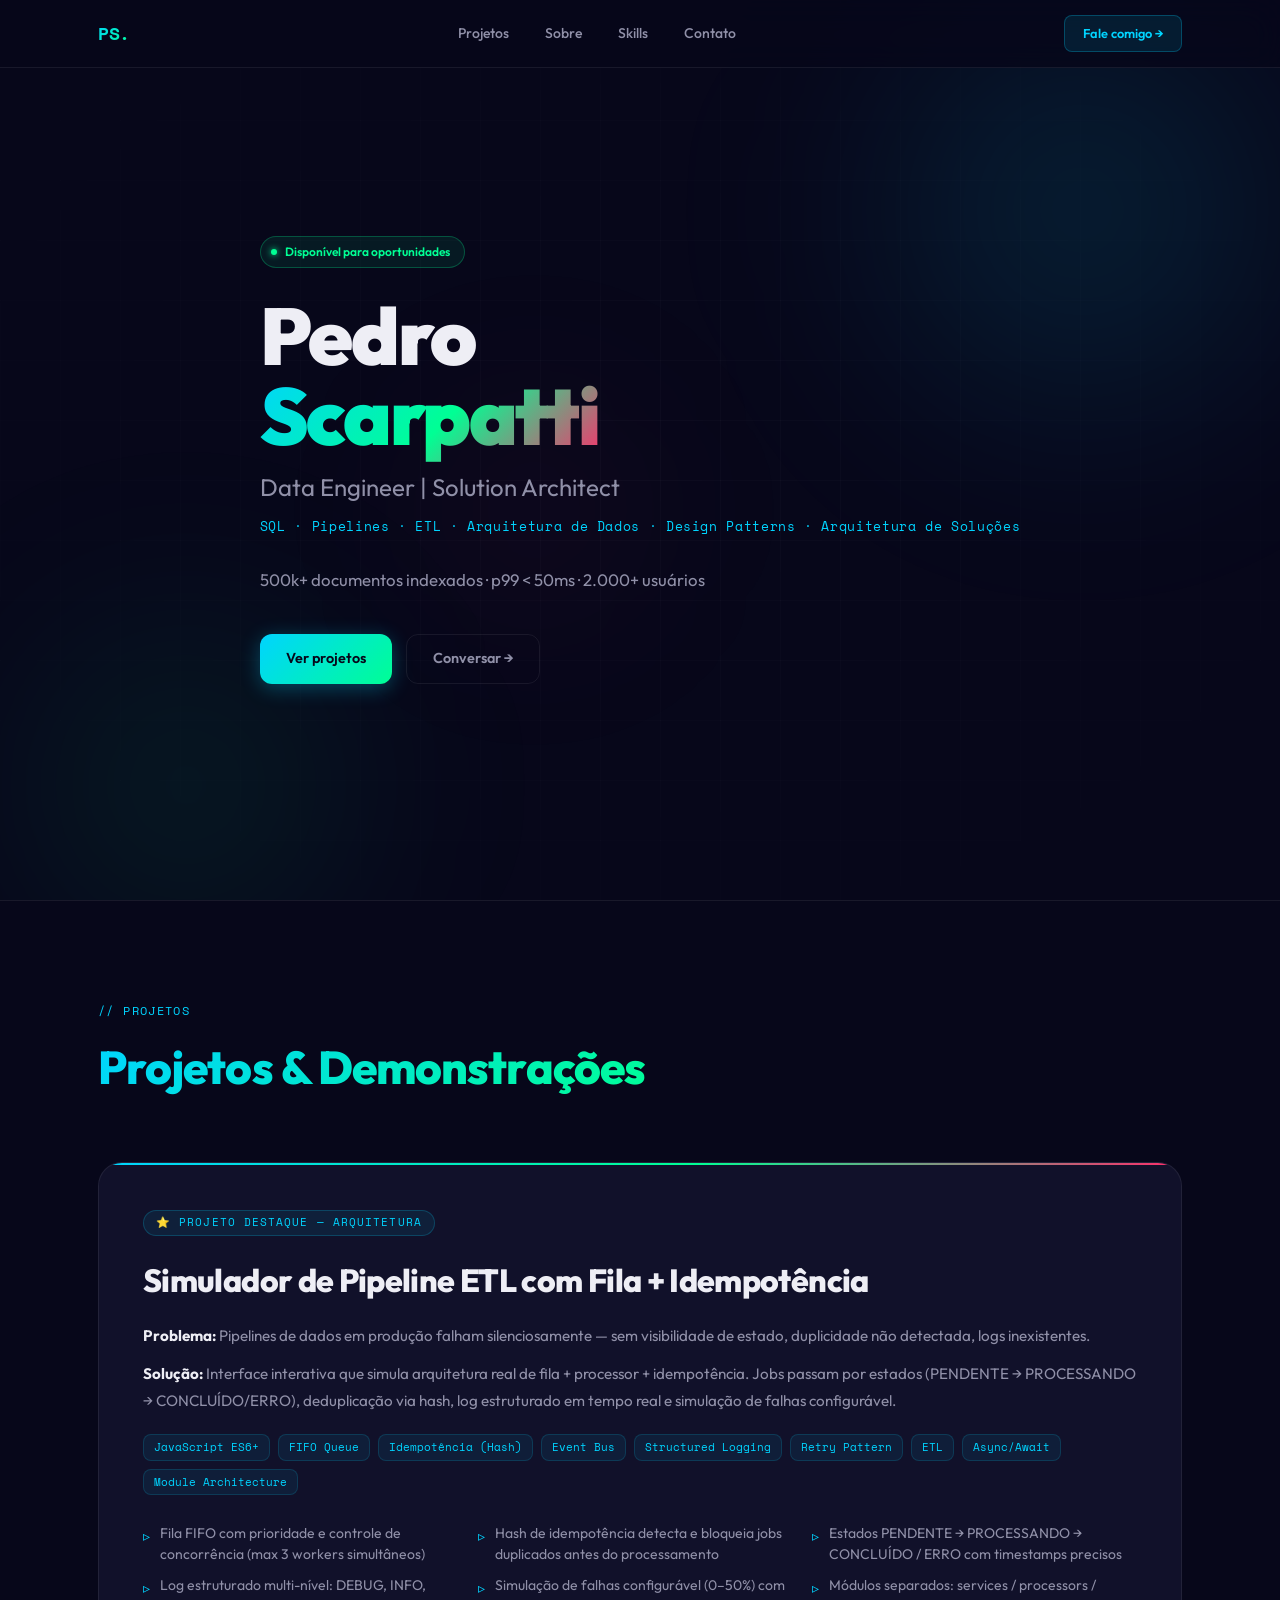
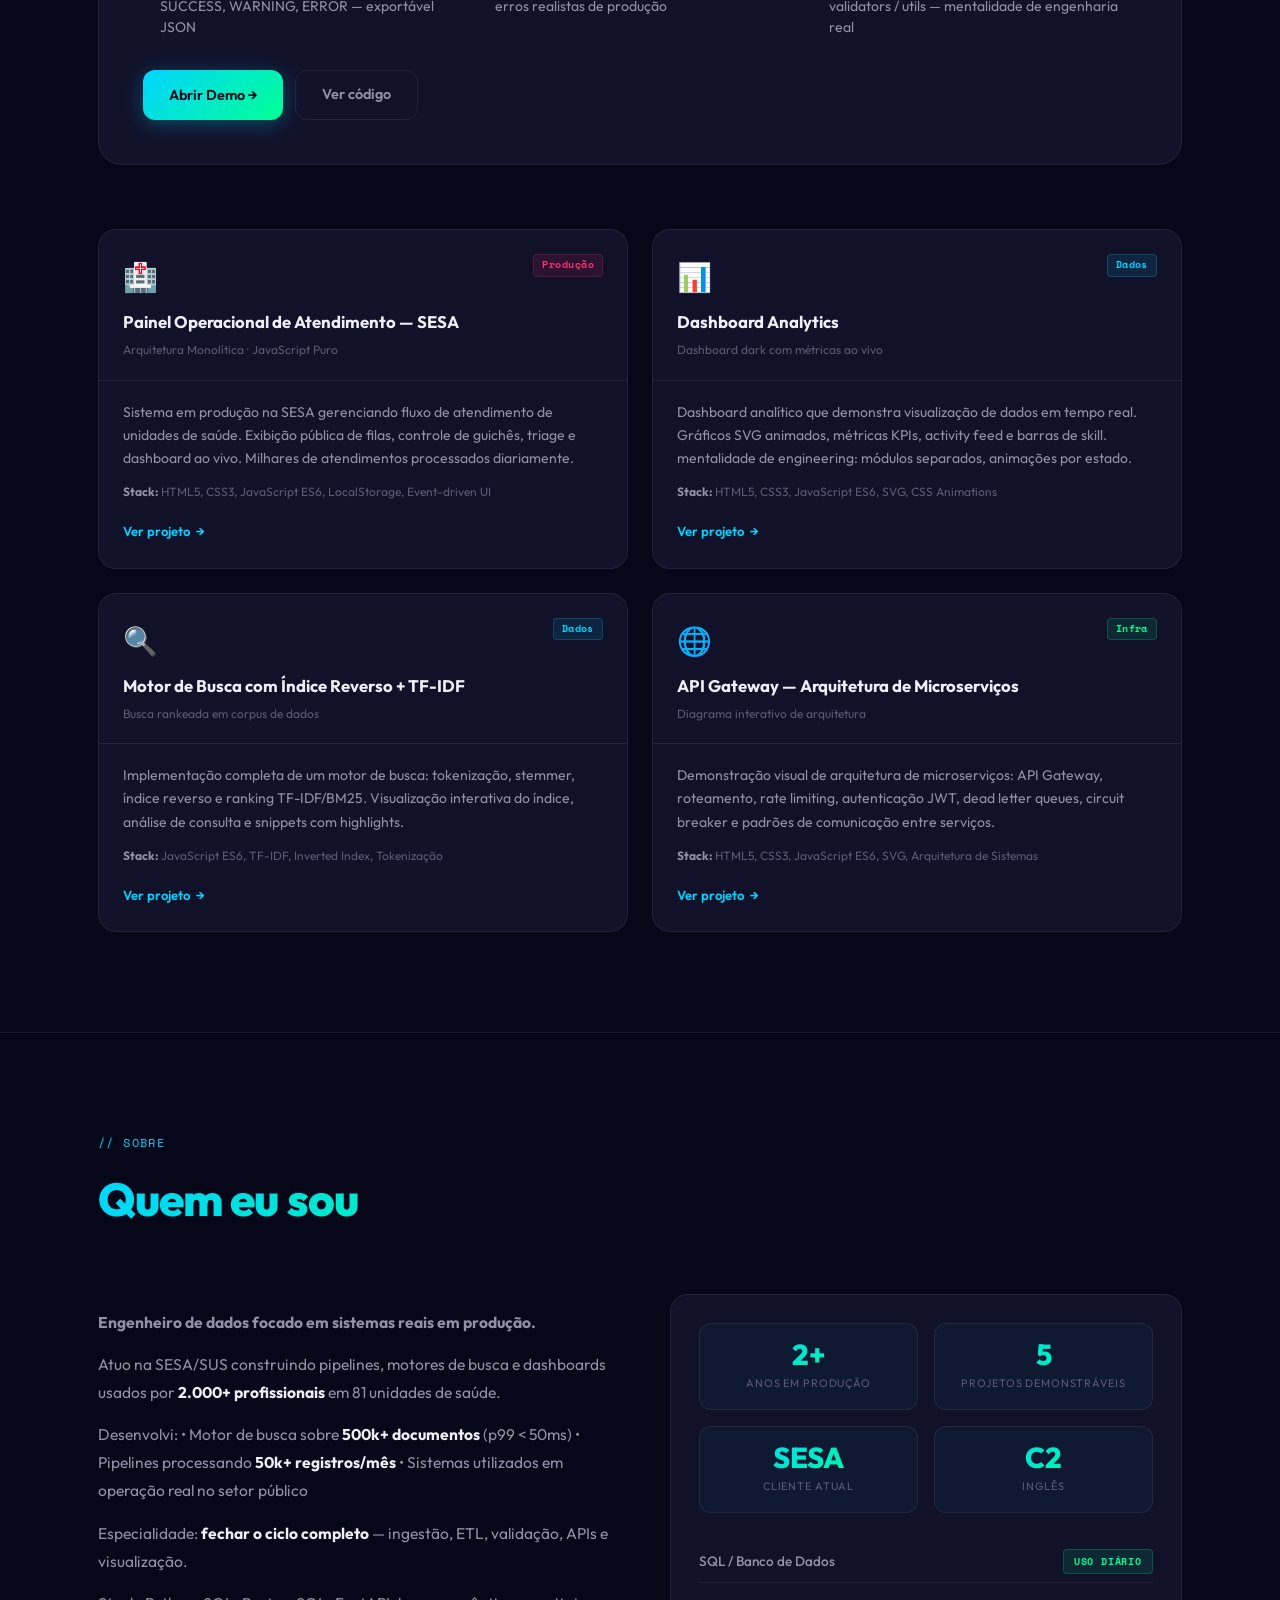
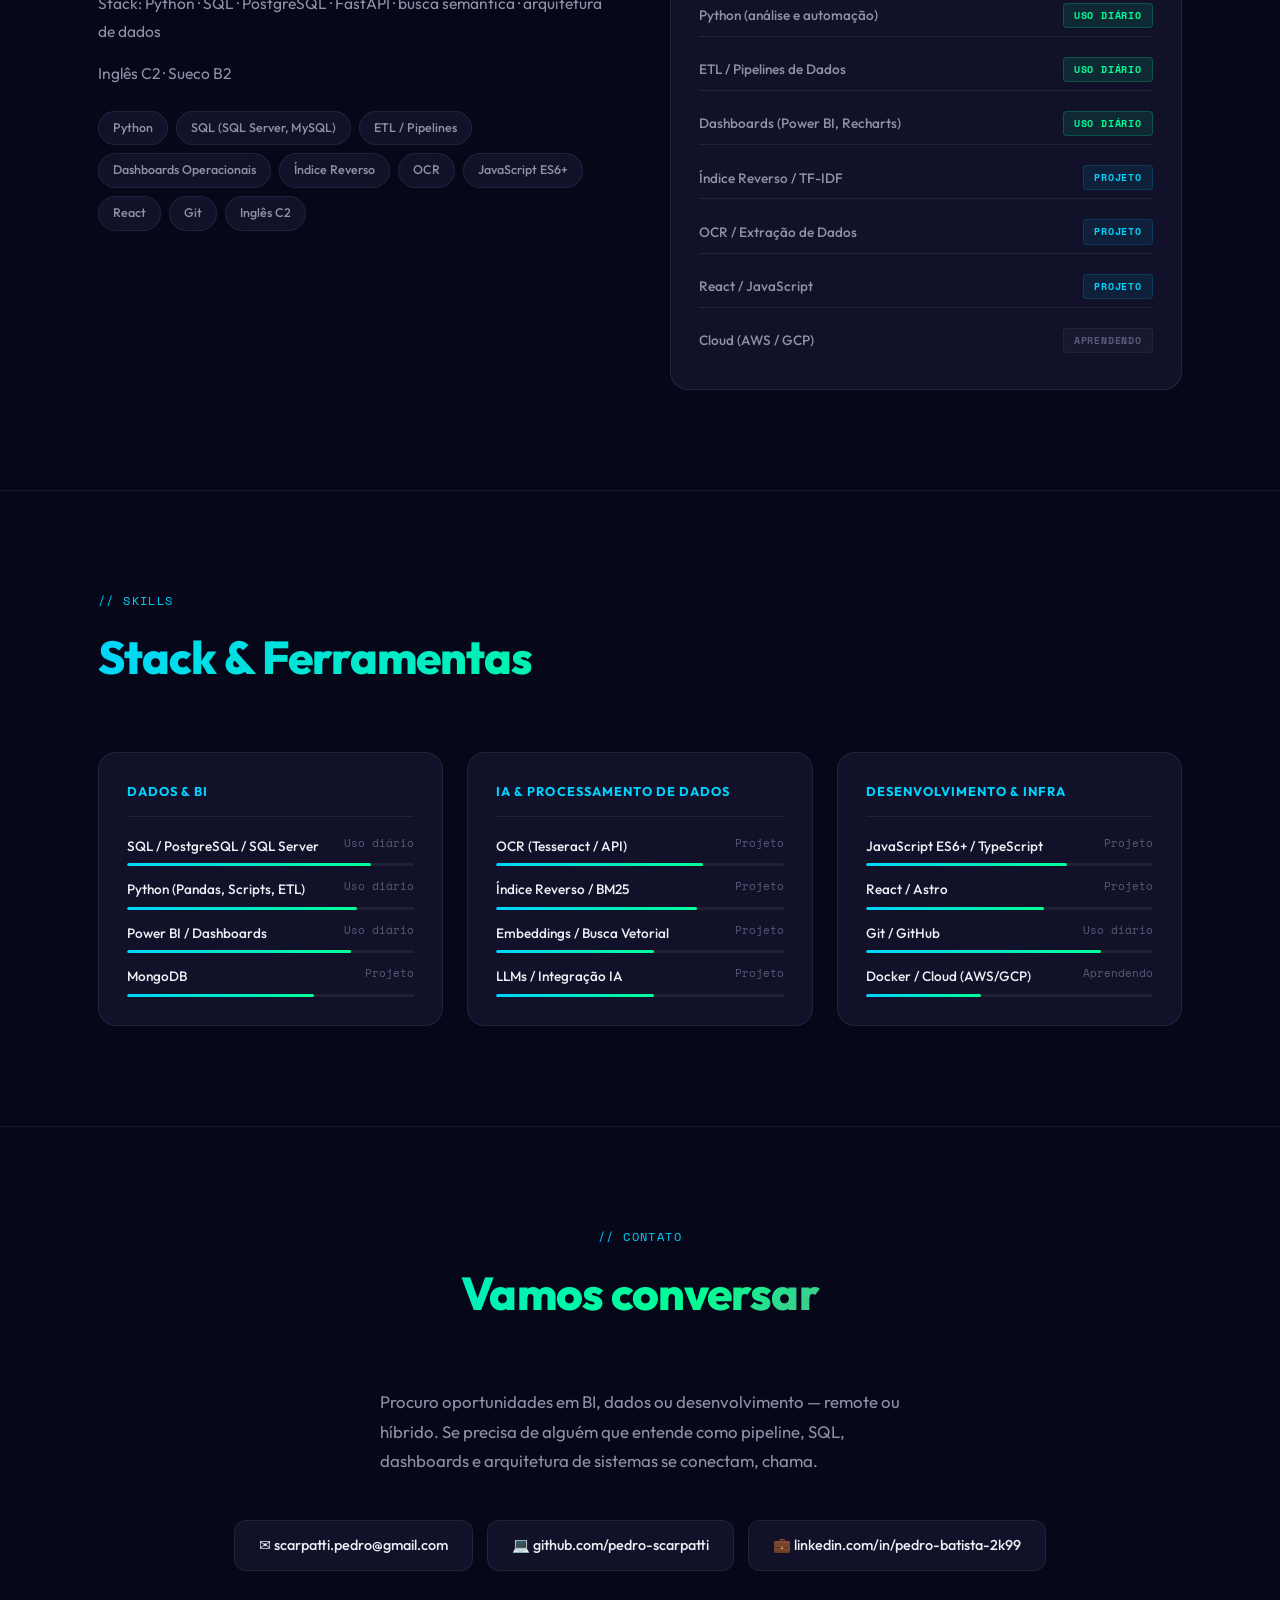
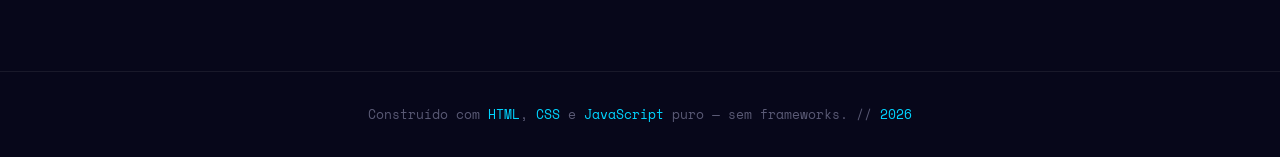
<file: index.html>
<!DOCTYPE html>
<html lang="pt-BR">
<head>
  <meta charset="UTF-8" />
  <meta name="viewport" content="width=device-width, initial-scale=1.0" />
  <meta name="description" content="Pedro Scarpatti — Engenheiro de Dados. Pipelines ETL, dashboards operacionais, índices reversos e arquitetura de dados em escala." />
  <meta name="author" content="Pedro Scarpatti" />
  <meta name="robots" content="index, follow" />
  <meta property="og:title" content="Pedro Scarpatti — Engenheiro de Dados | Arquiteto de Soluções" />
  <meta property="og:description" content="Portfolio: pipelines de dados, dashboards operacionais e arquitetura de sistemas para o setor público." />
  <meta property="og:type" content="website" />
  <meta name="theme-color" content="#07071A" />

  <title>Pedro Scarpatti — Engenheiro de Dados | Arquiteto de Soluções</title>

  <link rel="icon" type="image/svg+xml" href="data:image/svg+xml,<svg xmlns='http://www.w3.org/2000/svg' viewBox='0 0 32 32'><rect width='32' height='32' rx='8' fill='%2307071A'/><text x='50%' y='55%' dominant-baseline='middle' text-anchor='middle' font-family='monospace' font-size='18' font-weight='bold' fill='%2300D4FF'>PS</text></svg>" />

  <link rel="preconnect" href="https://fonts.googleapis.com" />
  <link rel="preconnect" href="https://fonts.gstatic.com" crossorigin />
  <link href="https://fonts.googleapis.com/css2?family=Outfit:wght@300;400;500;600;700;800;900&family=Space+Mono:wght@400;700&display=swap" rel="stylesheet" />

  <style>
    /* ============================================================
       DESIGN TOKENS
       ============================================================ */
    :root {
      --bg:            #07071A;
      --bg-2:          #0D0D2B;
      --bg-card:       #11112A;
      --bg-card-hover: #181835;
      --border:        rgba(255,255,255,0.07);
      --border-accent: rgba(0,212,255,0.25);
      --text:          #EEEEF5;
      --text-2:        #9090A8;
      --text-3:        #5A5A75;
      --accent:        #00D4FF;
      --accent-2:      #00FF94;
      --accent-3:      #FF2D6B;
      --grad-hero:     linear-gradient(135deg, #00D4FF 0%, #00FF94 55%, #FF2D6B 100%);
      --grad-accent:   linear-gradient(135deg, #00D4FF, #00FF94);
      --font-head:     'Outfit', system-ui, sans-serif;
      --font-mono:     'Space Mono', monospace;
      --r-sm: 8px; --r-md: 12px; --r-lg: 18px; --r-xl: 24px;
      --shadow-card:   0 4px 24px rgba(0,0,0,0.4);
      --shadow-glow:   0 0 40px rgba(0,212,255,0.12);
      --transition:    all 0.25s cubic-bezier(0.16,1,0.3,1);
    }

    /* ============================================================
       RESET & BASE
       ============================================================ */
    *, *::before, *::after { box-sizing: border-box; margin: 0; padding: 0; }
    html { scroll-behavior: smooth; font-size: 16px; }
    body {
      font-family: var(--font-head);
      background: var(--bg);
      color: var(--text);
      line-height: 1.65;
      -webkit-font-smoothing: antialiased;
      overflow-x: hidden;
    }
    ::selection { background: rgba(0,212,255,0.25); color: var(--text); }
    ::-webkit-scrollbar { width: 6px; }
    ::-webkit-scrollbar-track { background: var(--bg); }
    ::-webkit-scrollbar-thumb { background: var(--border); border-radius: 3px; }
    ::-webkit-scrollbar-thumb:hover { background: rgba(255,255,255,0.15); }
    :focus-visible { outline: 2px solid var(--accent); outline-offset: 3px; border-radius: var(--r-sm); }
    a { color: inherit; text-decoration: none; transition: color 0.2s; }
    a:hover { color: var(--accent); }
    button { font-family: inherit; cursor: pointer; border: none; background: none; }
    img, video { max-width: 100%; display: block; }

    /* ============================================================
       UTILITIES
       ============================================================ */
    .container { max-width: 1140px; margin: 0 auto; padding: 0 28px; }
    .gradient-text {
      background: var(--grad-hero);
      -webkit-background-clip: text;
      -webkit-text-fill-color: transparent;
      background-clip: text;
    }
    .mono { font-family: var(--font-mono); }
    .section-label {
      font-family: var(--font-mono);
      font-size: 0.72rem;
      letter-spacing: 0.12em;
      text-transform: uppercase;
      color: var(--accent);
      margin-bottom: 10px;
      display: block;
    }

    /* ============================================================
       ANIMATIONS
       ============================================================ */
    @keyframes fadeUp {
      from { opacity: 0; transform: translateY(28px); }
      to   { opacity: 1; transform: translateY(0); }
    }
    @keyframes orb1 {
      0%,100% { transform: translate(0,0) scale(1); }
      33%      { transform: translate(40px,-30px) scale(1.05); }
      66%      { transform: translate(-20px,20px) scale(0.97); }
    }
    @keyframes orb2 {
      0%,100% { transform: translate(0,0) scale(1); }
      33%      { transform: translate(-30px,40px) scale(0.95); }
      66%      { transform: translate(20px,-40px) scale(1.03); }
    }
    @keyframes slideRight {
      from { opacity: 0; transform: translateX(-30px); }
      to   { opacity: 1; transform: translateX(0); }
    }
    @keyframes fillBar {
      from { width: 0; }
      to   { width: var(--w); }
    }
    @keyframes pulse { 0%,100%{opacity:1} 50%{opacity:0.4} }
    @keyframes borderPulse {
      0%,100% { border-color: rgba(0,212,255,0.15); }
      50%      { border-color: rgba(0,212,255,0.4); }
    }
    @keyframes flowDot {
      0%   { opacity: 0; transform: translateX(0); }
      10%  { opacity: 1; }
      90%  { opacity: 1; }
      100% { opacity: 0; transform: translateX(200px); }
    }

    /* ============================================================
       HEADER
       ============================================================ */
    header {
      position: fixed; top: 0; left: 0; right: 0; z-index: 100;
      height: 68px;
      background: rgba(7,7,26,0.82);
      backdrop-filter: blur(16px);
      border-bottom: 1px solid var(--border);
      transition: var(--transition);
    }
    header.scrolled { background: rgba(7,7,26,0.95); }
    .header-inner {
      width: 100%; max-width: 1140px; margin: 0 auto; padding: 0 28px;
      height: 100%;
      display: flex; align-items: center; justify-content: space-between;
    }
    .logo {
      font-family: var(--font-mono); font-size: 1.15rem; font-weight: 700;
      letter-spacing: -0.02em;
      background: var(--grad-accent);
      -webkit-background-clip: text; -webkit-text-fill-color: transparent;
      background-clip: text;
    }
    .nav { display: flex; align-items: center; gap: 36px; }
    .nav a {
      font-size: 0.875rem; font-weight: 500; color: var(--text-2);
      transition: var(--transition); position: relative;
    }
    .nav a::after {
      content: ''; position: absolute; bottom: -4px; left: 0; right: 0;
      height: 1.5px; background: var(--grad-accent);
      transform: scaleX(0); transition: transform 0.25s; border-radius: 1px;
    }
    .nav a:hover, .nav a.active { color: var(--text); }
    .nav a:hover::after, .nav a.active::after { transform: scaleX(1); }
    .btn-header-cta {
      font-size: 0.8rem; font-weight: 600;
      padding: 7px 18px; border-radius: var(--r-sm);
      background: rgba(0,212,255,0.1);
      border: 1px solid var(--border-accent);
      color: var(--accent);
      transition: var(--transition);
    }
    .btn-header-cta:hover {
      background: rgba(0,212,255,0.18);
      color: var(--accent);
      transform: translateY(-1px);
    }

    /* ============================================================
       HERO
       ============================================================ */
    .hero {
      min-height: 100vh;
      display: flex; align-items: center;
      position: relative; overflow: hidden;
      padding: 100px 0 80px;
    }
    .hero__orb {
      position: absolute; border-radius: 50%;
      filter: blur(90px); pointer-events: none; z-index: 0;
    }
    .hero__orb--1 {
      width: 600px; height: 600px;
      background: radial-gradient(circle, rgba(0,212,255,0.14) 0%, transparent 70%);
      top: -10%; right: -8%;
      animation: orb1 18s ease-in-out infinite;
    }
    .hero__orb--2 {
      width: 500px; height: 500px;
      background: radial-gradient(circle, rgba(0,255,148,0.1) 0%, transparent 70%);
      bottom: -15%; left: -5%;
      animation: orb2 22s ease-in-out infinite;
    }
    .hero__orb--3 {
      width: 300px; height: 300px;
      background: radial-gradient(circle, rgba(255,45,107,0.08) 0%, transparent 70%);
      top: 40%; left: 30%;
      animation: orb1 14s ease-in-out infinite reverse;
    }
    .hero__grid {
      position: absolute; inset: 0; z-index: 0;
      background-image:
        linear-gradient(rgba(255,255,255,0.025) 1px, transparent 1px),
        linear-gradient(90deg, rgba(255,255,255,0.025) 1px, transparent 1px);
      background-size: 60px 60px;
      mask-image: radial-gradient(ellipse 70% 70% at 50% 50%, black, transparent);
    }
    .hero__content {
      position: relative; z-index: 1;
      max-width: 780px;
      animation: fadeUp 0.7s ease-out both;
    }
    .hero__badge {
      display: inline-flex; align-items: center; gap: 8px;
      padding: 5px 14px 5px 10px;
      background: rgba(0,255,148,0.08);
      border: 1px solid rgba(0,255,148,0.25);
      border-radius: 99px;
      font-size: 0.75rem; font-weight: 600;
      color: var(--accent-2);
      margin-bottom: 28px;
      animation: fadeUp 0.6s ease-out 0.1s both;
    }
    .hero__badge::before {
      content: ''; width: 6px; height: 6px;
      background: var(--accent-2); border-radius: 50%;
      box-shadow: 0 0 6px var(--accent-2);
      animation: pulse 2s ease-in-out infinite;
    }
    .hero h1 {
      font-size: clamp(44px, 7.5vw, 80px);
      font-weight: 900; line-height: 1.0;
      letter-spacing: -0.03em; margin-bottom: 12px;
      animation: fadeUp 0.6s ease-out 0.15s both;
    }
    .hero__role {
      font-size: clamp(18px, 2.5vw, 24px);
      font-weight: 400; color: var(--text-2);
      margin-bottom: 8px;
      animation: fadeUp 0.6s ease-out 0.2s both;
    }
    .hero__stack {
      font-family: var(--font-mono); font-size: 0.8rem;
      color: var(--accent); letter-spacing: 0.05em;
      margin-bottom: 28px;
      animation: fadeUp 0.6s ease-out 0.25s both;
    }
    .hero__desc {
      font-size: 1.05rem; color: var(--text-2);
      max-width: 540px; line-height: 1.75;
      margin-bottom: 40px;
      animation: fadeUp 0.6s ease-out 0.3s both;
    }
    .hero__cta {
      display: flex; gap: 14px; flex-wrap: wrap;
      animation: fadeUp 0.6s ease-out 0.4s both;
    }
    .btn {
      display: inline-flex; align-items: center; gap: 8px;
      padding: 12px 26px; border-radius: var(--r-md);
      font-size: 0.9rem; font-weight: 600;
      transition: var(--transition);
      border: none; cursor: pointer;
    }
    .btn--primary {
      background: var(--grad-accent);
      color: #07071A;
      box-shadow: 0 4px 20px rgba(0,212,255,0.3);
    }
    .btn--primary:hover {
      transform: translateY(-2px);
      box-shadow: 0 8px 32px rgba(0,212,255,0.45);
      color: #07071A;
    }
    .btn--ghost {
      background: transparent; color: var(--text-2);
      border: 1px solid var(--border);
    }
    .btn--ghost:hover {
      border-color: rgba(255,255,255,0.2); color: var(--text);
      transform: translateY(-2px);
    }
    .btn--accent-outline {
      background: transparent; color: var(--accent);
      border: 1px solid var(--border-accent);
    }
    .btn--accent-outline:hover {
      background: rgba(0,212,255,0.08);
      border-color: var(--accent);
      transform: translateY(-2px);
    }

    /* ============================================================
       SECTION BASE
       ============================================================ */
    section { padding: 100px 0; }
    section + section { border-top: 1px solid var(--border); }
    .section__header { margin-bottom: 56px; }
    .section__title {
      font-size: clamp(30px, 4vw, 46px);
      font-weight: 800; letter-spacing: -0.02em;
    }

    /* ============================================================
       FEATURED PROJECT
       ============================================================ */
    .featured {
      position: relative;
      background: var(--bg-card);
      border: 1px solid var(--border);
      border-radius: var(--r-xl);
      padding: 44px;
      margin-bottom: 64px;
      overflow: hidden;
      transition: var(--transition);
    }
    .featured::before {
      content: '';
      position: absolute; top: 0; left: 0; right: 0;
      height: 2px;
      background: var(--grad-hero);
    }
    .featured:hover {
      border-color: var(--border-accent);
      box-shadow: var(--shadow-glow);
      transform: translateY(-3px);
    }
    .featured__badge {
      display: inline-flex; align-items: center; gap: 6px;
      font-family: var(--font-mono); font-size: 0.68rem;
      letter-spacing: 0.1em; text-transform: uppercase;
      color: var(--accent); background: rgba(0,212,255,0.08);
      border: 1px solid rgba(0,212,255,0.2);
      border-radius: 99px; padding: 3px 12px;
      margin-bottom: 18px;
    }
    .featured__title {
      font-size: clamp(22px, 3vw, 32px);
      font-weight: 800; letter-spacing: -0.02em;
      margin-bottom: 16px;
    }
    .featured__problem,
    .featured__solution {
      font-size: 0.95rem; color: var(--text-2);
      line-height: 1.75; margin-bottom: 12px;
    }
    .featured__problem strong, .featured__solution strong { color: var(--text); }
    .featured__tech {
      display: flex; flex-wrap: wrap; gap: 8px;
      margin: 20px 0 28px;
    }
    .tag {
      font-family: var(--font-mono); font-size: 0.7rem;
      color: var(--accent);
      background: rgba(0,212,255,0.07);
      border: 1px solid rgba(0,212,255,0.15);
      border-radius: var(--r-sm);
      padding: 3px 10px;
      transition: var(--transition);
    }
    .tag:hover { background: rgba(0,212,255,0.14); border-color: rgba(0,212,255,0.3); }
    .featured__features {
      display: grid;
      grid-template-columns: repeat(auto-fill, minmax(280px, 1fr));
      gap: 10px; margin-bottom: 32px;
    }
    .featured__feature {
      display: flex; align-items: flex-start; gap: 10px;
      font-size: 0.875rem; color: var(--text-2); line-height: 1.5;
    }
    .featured__feature::before {
      content: '▹'; color: var(--accent);
      font-family: var(--font-mono);
      margin-top: 2px; flex-shrink: 0;
    }
    .featured__actions { display: flex; gap: 12px; flex-wrap: wrap; }

    /* ============================================================
       PROJECTS GRID
       ============================================================ */
    .projects-grid {
      display: grid;
      grid-template-columns: repeat(2, 1fr);
      gap: 24px;
    }
    @media (max-width: 700px) { .projects-grid { grid-template-columns: 1fr; } }

    .card {
      background: var(--bg-card);
      border: 1px solid var(--border);
      border-radius: var(--r-lg);
      overflow: hidden;
      cursor: pointer;
      transition: var(--transition);
      animation: fadeUp 0.5s ease-out both;
    }
    .card:nth-child(1) { animation-delay: 0.05s; }
    .card:nth-child(2) { animation-delay: 0.15s; }
    .card:nth-child(3) { animation-delay: 0.25s; }
    .card:nth-child(4) { animation-delay: 0.35s; }
    .card:hover {
      border-color: var(--border-accent);
      transform: translateY(-5px);
      box-shadow: var(--shadow-card), var(--shadow-glow);
    }
    .card__header {
      padding: 24px 24px 20px;
      border-bottom: 1px solid var(--border);
      display: flex; align-items: flex-start; justify-content: space-between;
    }
    .card__icon { font-size: 28px; margin-bottom: 8px; }
    .card__title { font-size: 1.05rem; font-weight: 700; margin-bottom: 4px; }
    .card__subtitle { font-size: 0.75rem; color: var(--text-3); font-weight: 400; }
    .card__badge {
      font-family: var(--font-mono); font-size: 0.62rem;
      padding: 2px 8px; border-radius: 4px;
      font-weight: 700; letter-spacing: 0.05em;
    }
    .card__badge--data { background: rgba(0,212,255,0.1); color: var(--accent); border: 1px solid rgba(0,212,255,0.2); }
    .card__badge--infra { background: rgba(0,255,148,0.1); color: var(--accent-2); border: 1px solid rgba(0,255,148,0.2); }
    .card__badge--prod  { background: rgba(255,45,107,0.1); color: var(--accent-3); border: 1px solid rgba(255,45,107,0.2); }
    .card__body { padding: 20px 24px 24px; }
    .card__desc { font-size: 0.875rem; color: var(--text-2); line-height: 1.65; margin-bottom: 12px; }
    .card__stack { font-size: 0.75rem; color: var(--text-3); line-height: 1.6; margin-bottom: 16px; }
    .card__stack strong { color: var(--text-2); }
    .card__link {
      display: inline-flex; align-items: center; gap: 6px;
      font-size: 0.82rem; font-weight: 600; color: var(--accent);
      transition: gap 0.2s;
    }
    .card__link:hover { gap: 10px; color: var(--accent); }

    /* ============================================================
       ABOUT
       ============================================================ */
    .about-grid {
      display: grid; grid-template-columns: 1fr 1fr;
      gap: 60px; align-items: start;
    }
    @media (max-width: 768px) { .about-grid { grid-template-columns: 1fr; } }
    .about__text p {
      font-size: 0.975rem; color: var(--text-2);
      line-height: 1.8; margin-bottom: 14px;
    }
    .about__text p strong { color: var(--text); }
    .about__chips {
      display: flex; flex-wrap: wrap; gap: 8px; margin-top: 24px;
    }
    .chip {
      background: var(--bg-card);
      border: 1px solid var(--border);
      border-radius: 99px;
      padding: 6px 14px;
      font-size: 0.78rem; font-weight: 500;
      color: var(--text-2);
      transition: var(--transition);
    }
    .chip:hover {
      border-color: rgba(0,212,255,0.3);
      color: var(--accent);
      background: rgba(0,212,255,0.06);
    }
    .about__metrics {
      background: var(--bg-card);
      border: 1px solid var(--border);
      border-radius: var(--r-lg);
      padding: 28px;
      animation: borderPulse 4s ease-in-out infinite;
    }
    .metrics-grid {
      display: grid; grid-template-columns: 1fr 1fr;
      gap: 16px; margin-bottom: 28px;
    }
    .metric {
      background: rgba(0,212,255,0.04);
      border: 1px solid var(--border);
      border-radius: var(--r-md);
      padding: 16px; text-align: center;
    }
    .metric__val {
      font-size: 1.8rem; font-weight: 800;
      background: var(--grad-accent);
      -webkit-background-clip: text; -webkit-text-fill-color: transparent;
      background-clip: text;
      display: block; line-height: 1;
    }
    .metric__label {
      font-size: 0.68rem; text-transform: uppercase;
      letter-spacing: 0.08em; color: var(--text-3);
      margin-top: 6px; display: block;
    }

    /* Skills - clean categories, no progress bars */
    .skill-list { display: flex; flex-direction: column; gap: 12px; }
    .skill-row {
      display: flex; align-items: center; justify-content: space-between;
      padding: 8px 0;
      border-bottom: 1px solid var(--border);
    }
    .skill-row:last-child { border-bottom: none; }
    .skill-name { font-size: 0.85rem; font-weight: 500; color: var(--text-2); }
    .skill-level {
      font-family: var(--font-mono); font-size: 0.65rem;
      font-weight: 700; letter-spacing: 0.08em;
      padding: 3px 10px; border-radius: 4px;
      text-transform: uppercase;
    }
    .skill-level--daily {
      background: rgba(0,255,148,0.1); color: var(--accent-2);
      border: 1px solid rgba(0,255,148,0.2);
    }
    .skill-level--project {
      background: rgba(0,212,255,0.08); color: var(--accent);
      border: 1px solid rgba(0,212,255,0.15);
    }
    .skill-level--learning {
      background: rgba(90,90,117,0.1); color: var(--text-3);
      border: 1px solid rgba(90,90,117,0.15);
    }

    /* ============================================================
       SKILLS SECTION
       ============================================================ */
    .skills-grid {
      display: grid;
      grid-template-columns: repeat(3, 1fr);
      gap: 24px;
    }
    @media (max-width: 900px) { .skills-grid { grid-template-columns: repeat(2,1fr); } }
    @media (max-width: 580px) { .skills-grid { grid-template-columns: 1fr; } }
    .skill-group {
      background: var(--bg-card);
      border: 1px solid var(--border);
      border-radius: var(--r-lg);
      padding: 28px;
      transition: var(--transition);
    }
    .skill-group:hover { border-color: var(--border-accent); transform: translateY(-3px); }
    .skill-group__title {
      font-size: 0.8rem; font-weight: 700;
      text-transform: uppercase; letter-spacing: 0.08em;
      color: var(--accent);
      padding-bottom: 14px; margin-bottom: 18px;
      border-bottom: 1px solid var(--border);
    }
    .skill-group__list { display: flex; flex-direction: column; gap: 12px; }
    .skill-item { display: flex; flex-direction: column; gap: 6px; }
    .skill-item__header { display: flex; justify-content: space-between; }
    .skill-item__name { font-size: 0.85rem; font-weight: 500; color: var(--text); }
    .skill-item__level { font-family: var(--font-mono); font-size: 0.68rem; color: var(--text-3); }
    .skill-item__track { height: 3px; background: rgba(255,255,255,0.06); border-radius: 2px; overflow: hidden; }
    .skill-item__fill { height: 100%; background: var(--grad-accent); border-radius: 2px; animation: fillBar 1.2s ease-out forwards; }

    /* ============================================================
       CONTACT
       ============================================================ */
    .contact { text-align: center; }
    .contact__desc {
      font-size: 1.05rem; color: var(--text-2);
      max-width: 520px; margin: 0 auto 44px;
      line-height: 1.75;
    }
    .contact__links { display: flex; gap: 14px; justify-content: center; flex-wrap: wrap; }
    .contact-link {
      display: inline-flex; align-items: center; gap: 10px;
      padding: 13px 24px;
      background: var(--bg-card);
      border: 1px solid var(--border);
      border-radius: var(--r-md);
      color: var(--text);
      font-weight: 500; font-size: 0.9rem;
      transition: var(--transition);
      animation: slideRight 0.5s ease-out both;
    }
    .contact-link:nth-child(1) { animation-delay: 0.05s; }
    .contact-link:nth-child(2) { animation-delay: 0.12s; }
    .contact-link:nth-child(3) { animation-delay: 0.19s; }
    .contact-link:hover {
      border-color: var(--border-accent);
      background: rgba(0,212,255,0.06);
      color: var(--accent);
      transform: translateY(-3px);
    }

    /* ============================================================
       FOOTER
       ============================================================ */
    footer {
      border-top: 1px solid var(--border);
      padding: 32px 0;
      text-align: center;
      color: var(--text-3);
      font-size: 0.8rem;
      font-family: var(--font-mono);
    }
    footer span { color: var(--accent); }

    /* ============================================================
       MODAL
       ============================================================ */
    .modal {
      display: none; position: fixed; inset: 0;
      background: rgba(7,7,26,0.92);
      backdrop-filter: blur(10px);
      z-index: 1000;
      align-items: center; justify-content: center;
      padding: 24px;
    }
    .modal.active { display: flex; }
    .modal__box {
      width: 100%; max-width: 1200px;
      height: 88vh;
      background: var(--bg-2);
      border: 1px solid var(--border);
      border-radius: var(--r-xl);
      display: flex; flex-direction: column;
      overflow: hidden;
      animation: fadeUp 0.3s ease-out;
    }
    .modal__topbar {
      display: flex; align-items: center; justify-content: space-between;
      padding: 16px 24px;
      border-bottom: 1px solid var(--border);
      flex-shrink: 0;
    }
    .modal__title { font-size: 0.9rem; font-weight: 600; color: var(--text-2); }
    .modal__close {
      width: 36px; height: 36px;
      background: rgba(255,255,255,0.05);
      border: 1px solid var(--border);
      border-radius: var(--r-sm);
      display: flex; align-items: center; justify-content: center;
      font-size: 16px; color: var(--text-2);
      cursor: pointer; transition: var(--transition);
    }
    .modal__close:hover { background: rgba(255,255,255,0.1); color: var(--text); }
    .modal__frame-wrap { flex: 1; overflow: hidden; border-radius: 0 0 var(--r-xl) var(--r-xl); }
    .modal__frame { width: 100%; height: 100%; border: none; display: block; }

    /* ============================================================
       RESPONSIVE
       ============================================================ */
    @media (max-width: 768px) {
      .container { padding: 0 20px; }
      .header-inner { padding: 0 20px; }
      section { padding: 72px 0; }
      .featured { padding: 28px 20px; }
      .nav { display: none; }
      .btn-header-cta { display: none; }
      .hero { padding: 88px 0 60px; }
      .hero h1 { font-size: 38px; }
      .about__metrics { margin-top: 32px; }
      .contact__links { flex-direction: column; align-items: center; }
      .modal__box { height: 92vh; }
    }
  </style>
</head>
<body>

  <!-- HEADER -->
  <header id="header">
    <div class="header-inner">
      <a href="#" class="logo">PS.</a>
      <nav class="nav">
        <a href="#projetos">Projetos</a>
        <a href="#sobre">Sobre</a>
        <a href="#skills">Skills</a>
        <a href="#contato">Contato</a>
      </nav>
      <a href="#contato" class="btn-header-cta">Fale comigo →</a>
    </div>
  </header>

  <!-- HERO -->
  <section class="hero" id="inicio">
    <div class="hero__grid"></div>
    <div class="hero__orb hero__orb--1"></div>
    <div class="hero__orb hero__orb--2"></div>
    <div class="hero__orb hero__orb--3"></div>

    <div class="container">
      <div class="hero__content">
        <div class="hero__badge">Disponível para oportunidades</div>

        <h1>Pedro<br><span class="gradient-text">Scarpatti</span></h1>

        <p class="hero__role">Data Engineer | Solution Architect</p>
        <p class="hero__stack">SQL · Pipelines · ETL · Arquitetura de Dados · Design Patterns · Arquitetura de Soluções</p>

        <p class="hero__desc">
          500k+ documentos indexados · p99 < 50ms · 2.000+ usuários
        </p>

        <div class="hero__cta">
          <a href="#projetos" class="btn btn--primary">Ver projetos</a>
          <a href="#contato" class="btn btn--ghost">Conversar →</a>
        </div>
      </div>
    </div>
  </section>

  <!-- PROJETOS -->
  <section id="projetos">
    <div class="container">
      <div class="section__header">
        <span class="section-label">// projetos</span>
        <h2 class="section__title gradient-text">Projetos &amp; Demonstrações</h2>
      </div>

      <!-- FEATURED: PIPELINE SIMULATOR -->
      <div class="featured" onclick="openModal(3)" style="cursor:pointer;">
        <div class="featured__badge">⭐ projeto destaque — arquitetura</div>
        <h3 class="featured__title">Simulador de Pipeline ETL com Fila + Idempotência</h3>

        <p class="featured__problem">
          <strong>Problema:</strong> Pipelines de dados em produção falham silenciosamente —
          sem visibilidade de estado, duplicidade não detectada, logs inexistentes.
        </p>
        <p class="featured__solution">
          <strong>Solução:</strong> Interface interativa que simula arquitetura real de fila + processor
          + idempotência. Jobs passam por estados (PENDENTE → PROCESSANDO → CONCLUÍDO/ERRO),
          deduplicação via hash, log estruturado em tempo real e simulação de falhas configurável.
        </p>

        <div class="featured__tech">
          <span class="tag">JavaScript ES6+</span>
          <span class="tag">FIFO Queue</span>
          <span class="tag">Idempotência (Hash)</span>
          <span class="tag">Event Bus</span>
          <span class="tag">Structured Logging</span>
          <span class="tag">Retry Pattern</span>
          <span class="tag">ETL</span>
          <span class="tag">Async/Await</span>
          <span class="tag">Module Architecture</span>
        </div>

        <div class="featured__features">
          <div class="featured__feature">Fila FIFO com prioridade e controle de concorrência (max 3 workers simultâneos)</div>
          <div class="featured__feature">Hash de idempotência detecta e bloqueia jobs duplicados antes do processamento</div>
          <div class="featured__feature">Estados PENDENTE → PROCESSANDO → CONCLUÍDO / ERRO com timestamps precisos</div>
          <div class="featured__feature">Log estruturado multi-nível: DEBUG, INFO, SUCCESS, WARNING, ERROR — exportável JSON</div>
          <div class="featured__feature">Simulação de falhas configurável (0–50%) com erros realistas de produção</div>
          <div class="featured__feature">Módulos separados: services / processors / validators / utils — mentalidade de engenharia real</div>
        </div>

        <div class="featured__actions">
          <button class="btn btn--primary" onclick="event.stopPropagation(); openModal(3)">
            Abrir Demo →
          </button>
          <a href="https://github.com/pedro-scarpatti" target="_blank" class="btn btn--ghost" onclick="event.stopPropagation()">
            Ver código
          </a>
        </div>
      </div>

      <!-- PROJECT CARDS -->
      <div class="projects-grid">

        <div class="card" onclick="openModal(0)">
          <div class="card__header">
            <div>
              <div class="card__icon">🏥</div>
              <h3 class="card__title">Painel Operacional de Atendimento — SESA</h3>
              <p class="card__subtitle">Arquitetura Monolítica · JavaScript Puro</p>
            </div>
            <span class="card__badge card__badge--prod">Produção</span>
          </div>
          <div class="card__body">
            <p class="card__desc">
              Sistema em produção na SESA gerenciando fluxo de atendimento de unidades de saúde.
              Exibição pública de filas, controle de guichês, triage e dashboard ao vivo.
              Milhares de atendimentos processados diariamente.
            </p>
            <p class="card__stack">
              <strong>Stack:</strong> HTML5, CSS3, JavaScript ES6, LocalStorage, Event-driven UI
            </p>
            <a href="#" class="card__link" onclick="openModal(0); return false;">
              Ver projeto <span>→</span>
            </a>
          </div>
        </div>

        <div class="card" onclick="openModal(2)">
          <div class="card__header">
            <div>
              <div class="card__icon">📊</div>
              <h3 class="card__title">Dashboard Analytics</h3>
              <p class="card__subtitle">Dashboard dark com métricas ao vivo</p>
            </div>
            <span class="card__badge card__badge--data">Dados</span>
          </div>
          <div class="card__body">
            <p class="card__desc">
              Dashboard analítico que demonstra visualização de dados em tempo real.
              Gráficos SVG animados, métricas KPIs, activity feed e barras de skill.
              mentalidade de engineering: módulos separados, animações por estado.
            </p>
            <p class="card__stack">
              <strong>Stack:</strong> HTML5, CSS3, JavaScript ES6, SVG, CSS Animations
            </p>
            <a href="#" class="card__link" onclick="openModal(2); return false;">
              Ver projeto <span>→</span>
            </a>
          </div>
        </div>

        <div class="card" onclick="openModal(1)">
          <div class="card__header">
            <div>
              <div class="card__icon">🔍</div>
              <h3 class="card__title">Motor de Busca com Índice Reverso + TF-IDF</h3>
              <p class="card__subtitle">Busca rankeada em corpus de dados</p>
            </div>
            <span class="card__badge card__badge--data">Dados</span>
          </div>
          <div class="card__body">
            <p class="card__desc">
              Implementação completa de um motor de busca: tokenização, stemmer,
              índice reverso e ranking TF-IDF/BM25. Visualização interativa do
              índice, análise de consulta e snippets com highlights.
            </p>
            <p class="card__stack">
              <strong>Stack:</strong> JavaScript ES6, TF-IDF, Inverted Index, Tokenização
            </p>
            <a href="#" class="card__link" onclick="openModal(1); return false;">
              Ver projeto <span>→</span>
            </a>
          </div>
        </div>

        <div class="card" onclick="openModal(4)">
          <div class="card__header">
            <div>
              <div class="card__icon">🌐</div>
              <h3 class="card__title">API Gateway — Arquitetura de Microserviços</h3>
              <p class="card__subtitle">Diagrama interativo de arquitetura</p>
            </div>
            <span class="card__badge card__badge--infra">Infra</span>
          </div>
          <div class="card__body">
            <p class="card__desc">
              Demonstração visual de arquitetura de microserviços: API Gateway,
              roteamento, rate limiting, autenticação JWT, dead letter queues,
              circuit breaker e padrões de comunicação entre serviços.
            </p>
            <p class="card__stack">
              <strong>Stack:</strong> HTML5, CSS3, JavaScript ES6, SVG, Arquitetura de Sistemas
            </p>
            <a href="#" class="card__link" onclick="openModal(4); return false;">
              Ver projeto <span>→</span>
            </a>
          </div>
        </div>

      </div>
    </div>
  </section>

  <!-- SOBRE -->
  <section id="sobre">
    <div class="container">
      <div class="section__header">
        <span class="section-label">// sobre</span>
        <h2 class="section__title gradient-text">Quem eu sou</h2>
      </div>

      <div class="about-grid">
        <div class="about__text">
         <p>
          <p>
          <strong style="color: var(--color-text-primary);">
          Engenheiro de dados focado em sistemas reais em produção.
          </strong>
          </p>

          <p>
          Atuo na SESA/SUS construindo pipelines, motores de busca e dashboards
          usados por <strong>2.000+ profissionais</strong> em 81 unidades de saúde.
          </p>

          <p>
          Desenvolvi:
          • Motor de busca sobre <strong>500k+ documentos</strong> (p99 &lt; 50ms)  
          • Pipelines processando <strong>50k+ registros/mês</strong>  
          • Sistemas utilizados em operação real no setor público
          </p>

          <p>
          Especialidade: <strong>fechar o ciclo completo</strong> — ingestão, ETL,
          validação, APIs e visualização.
          </p>

          <p>
          Stack: Python · SQL · PostgreSQL · FastAPI · busca semântica · arquitetura de dados
          </p>

          <p>
          Inglês C2 · Sueco B2
          </p>

          <div class="about__chips">
            <span class="chip">Python</span>
            <span class="chip">SQL (SQL Server, MySQL)</span>
            <span class="chip">ETL / Pipelines</span>
            <span class="chip">Dashboards Operacionais</span>
            <span class="chip">Índice Reverso</span>
            <span class="chip">OCR</span>
            <span class="chip">JavaScript ES6+</span>
            <span class="chip">React</span>
            <span class="chip">Git</span>
            <span class="chip">Inglês C2</span>
          </div>
        </div>

        <div class="about__metrics">
          <div class="metrics-grid">
            <div class="metric">
              <span class="metric__val">2+</span>
              <span class="metric__label">Anos em produção</span>
            </div>
            <div class="metric">
              <span class="metric__val">5</span>
              <span class="metric__label">Projetos demonstráveis</span>
            </div>
            <div class="metric">
              <span class="metric__val">SESA</span>
              <span class="metric__label">Cliente atual</span>
            </div>
            <div class="metric">
              <span class="metric__val">C2</span>
              <span class="metric__label">Inglês</span>
            </div>
          </div>

          <div class="skill-list">
            <div class="skill-row">
              <span class="skill-name">SQL / Banco de Dados</span>
              <span class="skill-level skill-level--daily">Uso diário</span>
            </div>
            <div class="skill-row">
              <span class="skill-name">Python (análise e automação)</span>
              <span class="skill-level skill-level--daily">Uso diário</span>
            </div>
            <div class="skill-row">
              <span class="skill-name">ETL / Pipelines de Dados</span>
              <span class="skill-level skill-level--daily">Uso diário</span>
            </div>
            <div class="skill-row">
              <span class="skill-name">Dashboards (Power BI, Recharts)</span>
              <span class="skill-level skill-level--daily">Uso diário</span>
            </div>
            <div class="skill-row">
              <span class="skill-name">Índice Reverso / TF-IDF</span>
              <span class="skill-level skill-level--project">Projeto</span>
            </div>
            <div class="skill-row">
              <span class="skill-name">OCR / Extração de Dados</span>
              <span class="skill-level skill-level--project">Projeto</span>
            </div>
            <div class="skill-row">
              <span class="skill-name">React / JavaScript</span>
              <span class="skill-level skill-level--project">Projeto</span>
            </div>
            <div class="skill-row">
              <span class="skill-name">Cloud (AWS / GCP)</span>
              <span class="skill-level skill-level--learning">Aprendendo</span>
            </div>
          </div>
        </div>
      </div>
    </div>
  </section>

  <!-- SKILLS -->
  <section id="skills">
    <div class="container">
      <div class="section__header">
        <span class="section-label">// skills</span>
        <h2 class="section__title gradient-text">Stack &amp; Ferramentas</h2>
      </div>

      <div class="skills-grid">

        <div class="skill-group">
          <h3 class="skill-group__title">Dados &amp; BI</h3>
          <div class="skill-group__list">
            <div class="skill-item">
              <div class="skill-item__header">
                <span class="skill-item__name">SQL / PostgreSQL / SQL Server</span>
                <span class="skill-item__level">Uso diário</span>
              </div>
              <div class="skill-item__track">
                <div class="skill-item__fill" style="--w:85%;width:0;width:var(--w)"></div>
              </div>
            </div>
            <div class="skill-item">
              <div class="skill-item__header">
                <span class="skill-item__name">Python (Pandas, Scripts, ETL)</span>
                <span class="skill-item__level">Uso diário</span>
              </div>
              <div class="skill-item__track">
                <div class="skill-item__fill" style="--w:80%;width:0;width:var(--w)"></div>
              </div>
            </div>
            <div class="skill-item">
              <div class="skill-item__header">
                <span class="skill-item__name">Power BI / Dashboards</span>
                <span class="skill-item__level">Uso diário</span>
              </div>
              <div class="skill-item__track">
                <div class="skill-item__fill" style="--w:78%;width:0;width:var(--w)"></div>
              </div>
            </div>
            <div class="skill-item">
              <div class="skill-item__header">
                <span class="skill-item__name">MongoDB</span>
                <span class="skill-item__level">Projeto</span>
              </div>
              <div class="skill-item__track">
                <div class="skill-item__fill" style="--w:65%;width:0;width:var(--w)"></div>
              </div>
            </div>
          </div>
        </div>

        <div class="skill-group">
          <h3 class="skill-group__title">IA &amp; Processamento de Dados</h3>
          <div class="skill-group__list">
            <div class="skill-item">
              <div class="skill-item__header">
                <span class="skill-item__name">OCR (Tesseract / API)</span>
                <span class="skill-item__level">Projeto</span>
              </div>
              <div class="skill-item__track">
                <div class="skill-item__fill" style="--w:72%;width:0;width:var(--w)"></div>
              </div>
            </div>
            <div class="skill-item">
              <div class="skill-item__header">
                <span class="skill-item__name">Índice Reverso / BM25</span>
                <span class="skill-item__level">Projeto</span>
              </div>
              <div class="skill-item__track">
                <div class="skill-item__fill" style="--w:70%;width:0;width:var(--w)"></div>
              </div>
            </div>
            <div class="skill-item">
              <div class="skill-item__header">
                <span class="skill-item__name">Embeddings / Busca Vetorial</span>
                <span class="skill-item__level">Projeto</span>
              </div>
              <div class="skill-item__track">
                <div class="skill-item__fill" style="--w:55%;width:0;width:var(--w)"></div>
              </div>
            </div>
            <div class="skill-item">
              <div class="skill-item__header">
                <span class="skill-item__name">LLMs / Integração IA</span>
                <span class="skill-item__level">Projeto</span>
              </div>
              <div class="skill-item__track">
                <div class="skill-item__fill" style="--w:55%;width:0;width:var(--w)"></div>
              </div>
            </div>
          </div>
        </div>

        <div class="skill-group">
          <h3 class="skill-group__title">Desenvolvimento &amp; Infra</h3>
          <div class="skill-group__list">
            <div class="skill-item">
              <div class="skill-item__header">
                <span class="skill-item__name">JavaScript ES6+ / TypeScript</span>
                <span class="skill-item__level">Projeto</span>
              </div>
              <div class="skill-item__track">
                <div class="skill-item__fill" style="--w:70%;width:0;width:var(--w)"></div>
              </div>
            </div>
            <div class="skill-item">
              <div class="skill-item__header">
                <span class="skill-item__name">React / Astro</span>
                <span class="skill-item__level">Projeto</span>
              </div>
              <div class="skill-item__track">
                <div class="skill-item__fill" style="--w:62%;width:0;width:var(--w)"></div>
              </div>
            </div>
            <div class="skill-item">
              <div class="skill-item__header">
                <span class="skill-item__name">Git / GitHub</span>
                <span class="skill-item__level">Uso diário</span>
              </div>
              <div class="skill-item__track">
                <div class="skill-item__fill" style="--w:82%;width:0;width:var(--w)"></div>
              </div>
            </div>
            <div class="skill-item">
              <div class="skill-item__header">
                <span class="skill-item__name">Docker / Cloud (AWS/GCP)</span>
                <span class="skill-item__level">Aprendendo</span>
              </div>
              <div class="skill-item__track">
                <div class="skill-item__fill" style="--w:40%;width:0;width:var(--w)"></div>
              </div>
            </div>
          </div>
        </div>

      </div>
    </div>
  </section>

  <!-- CONTATO -->
  <section id="contato">
    <div class="container">
      <div class="section__header" style="text-align:center;">
        <span class="section-label">// contato</span>
        <h2 class="section__title gradient-text">Vamos conversar</h2>
      </div>

      <p class="contact__desc">
        Procuro oportunidades em BI, dados ou desenvolvimento — remote ou híbrido.
        Se precisa de alguém que entende como pipeline, SQL, dashboards e
        arquitetura de sistemas se conectam, chama.
      </p>

      <div class="contact__links">
        <a href="mailto:scarpatti.pedro@gmail.com" class="contact-link">
          ✉️ scarpatti.pedro@gmail.com
        </a>
        <a href="https://github.com/pedro-scarpatti" target="_blank" class="contact-link">
          💻 github.com/pedro-scarpatti
        </a>
        <a href="https://www.linkedin.com/in/pedro-batista-2k99" target="_blank" class="contact-link">
          💼 linkedin.com/in/pedro-batista-2k99
        </a>
      </div>
    </div>
  </section>

  <!-- FOOTER -->
  <footer>
    <div class="container">
      Construído com <span>HTML</span>, <span>CSS</span> e <span>JavaScript</span> puro — sem frameworks. // <span>2026</span>
    </div>
  </footer>

  <!-- MODAL -->
  <div class="modal" id="modal">
    <div class="modal__box">
      <div class="modal__topbar">
        <span class="modal__title" id="modal-title">Projeto</span>
        <button class="modal__close" onclick="closeModal()">✕</button>
      </div>
      <div class="modal__frame-wrap">
        <iframe class="modal__frame" id="modal-frame" src="" title="Projeto" loading="lazy"></iframe>
      </div>
    </div>
  </div>

  <script>
    const PROJECTS = [
      { title: 'Painel Operacional SESA — Atendimentos',  file: 'projects/Gerenciador%20de%20Senhas.html' },
      { title: 'Motor de Busca — Índice Reverso + TF-IDF', file: 'projects/motor-de-busca.html' },
      { title: 'Dashboard Analytics', file: 'projects/dashboard-monolith.html' },
      { title: 'Simulador de Pipeline ETL',                file: 'projects/pipeline-simulator.html' },
      { title: 'API Gateway — Arquitetura de Microserviços', file: 'projects/api-gateway.html' },
    ];

    function openModal(index) {
      const project = PROJECTS[index];
      if (!project) return;
      document.getElementById('modal-title').textContent = project.title;
      document.getElementById('modal-frame').src = project.file;
      document.getElementById('modal').classList.add('active');
      document.body.style.overflow = 'hidden';
    }

    function closeModal() {
      document.getElementById('modal').classList.remove('active');
      document.getElementById('modal-frame').src = '';
      document.body.style.overflow = '';
    }

    document.getElementById('modal').addEventListener('click', (e) => {
      if (e.target.id === 'modal') closeModal();
    });
    document.addEventListener('keydown', (e) => { if (e.key === 'Escape') closeModal(); });

    const header = document.getElementById('header');
    window.addEventListener('scroll', () => {
      header.classList.toggle('scrolled', window.scrollY > 30);
    }, { passive: true });

    const sections = document.querySelectorAll('section[id]');
    const navLinks  = document.querySelectorAll('.nav a');
    window.addEventListener('scroll', () => {
      let current = '';
      sections.forEach(sec => {
        if (window.scrollY >= sec.offsetTop - 100) {
          current = sec.getAttribute('id');
        }
      });
      navLinks.forEach(link => {
        link.classList.remove('active');
        if (link.getAttribute('href') === `#${current}`) {
          link.classList.add('active');
        }
      });
    }, { passive: true });

    document.querySelectorAll('a[href^="#"]').forEach(anchor => {
      anchor.addEventListener('click', function(e) {
        e.preventDefault();
        const target = document.querySelector(this.getAttribute('href'));
        if (!target) return;
        const offset = 80;
        const top = target.getBoundingClientRect().top + window.pageYOffset - offset;
        window.scrollTo({ top, behavior: 'smooth' });
      });
    });
  </script>
</body>
</html>
</file>
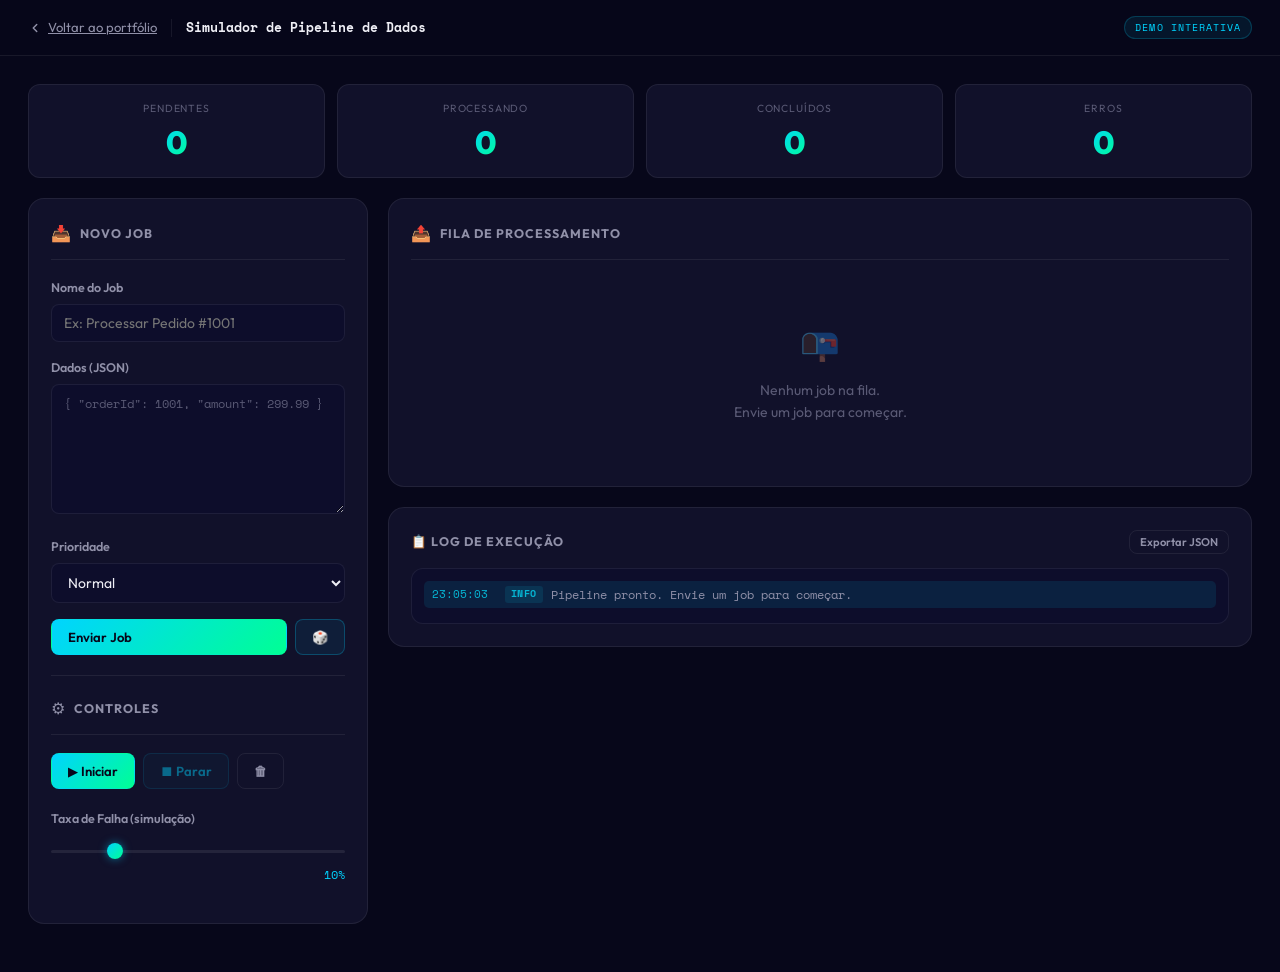
<file: pipeline-simulator.html>
<!DOCTYPE html>
<html lang="pt-BR">
<head>
    <meta charset="UTF-8">
    <meta name="viewport" content="width=device-width, initial-scale=1.0">
    <title>Simulador de Pipeline — Pedro Scarpatti</title>
    <meta name="description" content="Demo interativa: simulador de pipeline de processamento de dados com fila FIFO, idempotência, estados e logging estruturado.">

    <link rel="icon" type="image/svg+xml" href="data:image/svg+xml,<svg xmlns='http://www.w3.org/2000/svg' viewBox='0 0 32 32'><rect width='32' height='32' rx='8' fill='%2307071A'/><text x='50%' y='55%' dominant-baseline='middle' text-anchor='middle' font-family='monospace' font-size='18' font-weight='bold' fill='%2300D4FF'>PS</text></svg>">

    <link rel="preconnect" href="https://fonts.googleapis.com">
    <link rel="preconnect" href="https://fonts.gstatic.com" crossorigin>
    <link href="https://fonts.googleapis.com/css2?family=Outfit:wght@300;400;500;600;700;800&family=Space+Mono:wght@400;700&display=swap" rel="stylesheet">

    <style>
    /* ============================================================
       TOKENS
       ============================================================ */
    :root {
      --bg:           #07071A;
      --bg-2:         #0D0D2B;
      --bg-card:      #11112A;
      --bg-card-2:    #181835;
      --border:       rgba(255,255,255,0.07);
      --border-accent:rgba(0,212,255,0.25);

      --text:         #EEEEF5;
      --text-2:       #9090A8;
      --text-3:       #5A5A75;

      --accent:       #00D4FF;
      --accent-2:     #00FF94;
      --accent-3:     #FF2D6B;

      --grad-accent:  linear-gradient(135deg, #00D4FF, #00FF94);
      --grad-hero:    linear-gradient(135deg, #00D4FF 0%, #00FF94 55%, #FF2D6B 100%);

      --font-head:    'Outfit', system-ui, sans-serif;
      --font-mono:    'Space Mono', monospace;

      --r-sm: 8px;
      --r-md: 12px;
      --r-lg: 16px;
      --r-xl: 20px;

      --shadow-card:  0 4px 24px rgba(0,0,0,0.4);
      --shadow-glow:  0 0 40px rgba(0,212,255,0.12);

      --transition:   all 0.25s cubic-bezier(0.16,1,0.3,1);
    }

    /* ============================================================
       RESET
       ============================================================ */
    *, *::before, *::after { box-sizing: border-box; margin: 0; padding: 0; }

    html { scroll-behavior: smooth; }

    body {
      font-family: var(--font-head);
      background: var(--bg);
      color: var(--text);
      line-height: 1.6;
      -webkit-font-smoothing: antialiased;
      min-height: 100vh;
    }

    ::selection { background: rgba(0,212,255,0.2); color: var(--text); }

    ::-webkit-scrollbar { width: 5px; }
    ::-webkit-scrollbar-track { background: var(--bg); }
    ::-webkit-scrollbar-thumb { background: var(--border); border-radius: 3px; }

    :focus-visible { outline: 2px solid var(--accent); outline-offset: 2px; border-radius: var(--r-sm); }

    button { font-family: inherit; cursor: pointer; }
    input, textarea, select { font-family: inherit; }

    /* ============================================================
       ANIMATIONS
       ============================================================ */
    @keyframes fadeUp {
      from { opacity: 0; transform: translateY(20px); }
      to   { opacity: 1; transform: translateY(0); }
    }
    @keyframes pulse {
      0%,100% { opacity:1; }
      50%      { opacity:0.4; }
    }
    @keyframes fillBar {
      from { width: 0; }
      to   { width: var(--w); }
    }
    @keyframes slideIn {
      from { opacity:0; transform:translateX(-16px); }
      to   { opacity:1; transform:translateX(0); }
    }
    @keyframes borderPulse {
      0%,100% { border-color: rgba(0,212,255,0.15); }
      50%      { border-color: rgba(0,212,255,0.4); }
    }
    @keyframes shimmer {
      0%   { transform: translateX(-20px); }
      100% { transform: translateX(20px); }
    }

    /* ============================================================
       LAYOUT
       ============================================================ */
    .page {
      min-height: 100vh;
      display: flex;
      flex-direction: column;
    }

    .topbar {
      position: sticky; top: 0; z-index: 50;
      background: rgba(7,7,26,0.9);
      backdrop-filter: blur(12px);
      border-bottom: 1px solid var(--border);
      padding: 0 28px;
      height: 56px;
      display: flex; align-items: center; justify-content: space-between;
      flex-shrink: 0;
    }

    .topbar__left { display: flex; align-items: center; gap: 14px; }
    .topbar__back {
      display: inline-flex; align-items: center; gap: 6px;
      font-size: 0.82rem; color: var(--text-2);
      transition: color 0.2s;
    }
    .topbar__back:hover { color: var(--accent); }
    .topbar__sep { width: 1px; height: 18px; background: var(--border); }
    .topbar__title {
      font-family: var(--font-mono); font-size: 0.82rem;
      color: var(--text); font-weight: 700;
    }

    .topbar__badge {
      font-family: var(--font-mono); font-size: 0.65rem;
      letter-spacing: 0.1em; text-transform: uppercase;
      color: var(--accent); background: rgba(0,212,255,0.08);
      border: 1px solid rgba(0,212,255,0.2);
      border-radius: 99px; padding: 2px 10px;
    }

    .container {
      max-width: 1280px; margin: 0 auto; padding: 0 28px;
      width: 100%;
    }

    .main { flex: 1; padding: 28px 0 48px; }

    /* ============================================================
       GRID
       ============================================================ */
    .layout {
      display: grid;
      grid-template-columns: 340px 1fr;
      grid-template-rows: auto 1fr;
      gap: 20px;
      align-items: start;
    }

    @media (max-width: 900px) {
      .layout {
        grid-template-columns: 1fr;
      }
    }

    /* ============================================================
       PANEL (shared)
       ============================================================ */
    .panel {
      background: var(--bg-card);
      border: 1px solid var(--border);
      border-radius: var(--r-lg);
      padding: 22px;
      transition: border-color 0.25s;
    }
    .panel:hover { border-color: rgba(0,212,255,0.15); }

    .panel__title {
      font-size: 0.78rem; font-weight: 700;
      text-transform: uppercase; letter-spacing: 0.08em;
      color: var(--text-2);
      margin-bottom: 18px;
      padding-bottom: 12px;
      border-bottom: 1px solid var(--border);
      display: flex; align-items: center; gap: 8px;
    }
    .panel__title-icon { font-size: 1rem; }

    /* ============================================================
       INPUT PANEL
       ============================================================ */
    .input-panel { grid-row: 1 / 3; }

    .form-group { margin-bottom: 16px; }
    .form-group label {
      display: block; font-size: 0.78rem; font-weight: 600;
      color: var(--text-2); margin-bottom: 6px;
    }
    .form-group input[type="text"],
    .form-group select {
      width: 100%;
      background: var(--bg-2);
      border: 1px solid var(--border);
      border-radius: var(--r-sm);
      color: var(--text);
      padding: 9px 12px;
      font-size: 0.875rem;
      transition: border-color 0.2s;
    }
    .form-group input[type="text"]:focus,
    .form-group select:focus {
      outline: none;
      border-color: var(--accent);
    }
    .form-group textarea {
      width: 100%; min-height: 130px;
      background: var(--bg-2);
      border: 1px solid var(--border);
      border-radius: var(--r-sm);
      color: var(--text);
      padding: 10px 12px;
      font-size: 0.78rem;
      font-family: var(--font-mono);
      line-height: 1.5;
      resize: vertical;
      transition: border-color 0.2s;
    }
    .form-group textarea:focus {
      outline: none;
      border-color: var(--accent);
    }
    .form-group textarea::placeholder { color: var(--text-3); }

    .form-actions {
      display: flex; gap: 8px; flex-wrap: wrap;
      margin-bottom: 20px;
    }

    /* Buttons */
    .btn {
      display: inline-flex; align-items: center; gap: 6px;
      padding: 9px 16px; border-radius: var(--r-sm);
      font-size: 0.82rem; font-weight: 600;
      border: 1px solid transparent;
      transition: var(--transition);
      cursor: pointer; white-space: nowrap;
    }
    .btn--primary {
      background: var(--grad-accent);
      color: #07071A;
      border-color: transparent;
    }
    .btn--primary:hover:not(:disabled) {
      box-shadow: 0 4px 20px rgba(0,212,255,0.35);
      transform: translateY(-1px);
    }
    .btn--secondary {
      background: rgba(0,212,255,0.07);
      border-color: var(--border-accent);
      color: var(--accent);
    }
    .btn--secondary:hover:not(:disabled) {
      background: rgba(0,212,255,0.14);
      transform: translateY(-1px);
    }
    .btn--ghost {
      background: transparent;
      border-color: var(--border);
      color: var(--text-2);
    }
    .btn--ghost:hover:not(:disabled) {
      border-color: rgba(255,255,255,0.15);
      color: var(--text);
    }
    .btn:disabled { opacity: 0.45; cursor: not-allowed; }

    .divider {
      border: none; border-top: 1px solid var(--border);
      margin: 20px 0;
    }

    /* Failure rate */
    .rate-control { margin-top: 4px; }
    .rate-control input[type="range"] {
      width: 100%; height: 3px;
      appearance: none; -webkit-appearance: none;
      background: rgba(255,255,255,0.08);
      border-radius: 2px; outline: none; cursor: pointer;
    }
    .rate-control input[type="range"]::-webkit-slider-thumb {
      appearance: none; -webkit-appearance: none;
      width: 16px; height: 16px;
      background: var(--grad-accent);
      border-radius: 50%;
      box-shadow: 0 0 8px rgba(0,212,255,0.5);
      cursor: pointer;
    }
    .rate-value {
      font-family: var(--font-mono); font-size: 0.72rem;
      color: var(--accent); margin-top: 6px; display: block; text-align: right;
    }

    /* ============================================================
       METRICS
       ============================================================ */
    .metrics-row {
      display: grid;
      grid-template-columns: repeat(4, 1fr);
      gap: 12px;
    }
    @media (max-width: 600px) { .metrics-row { grid-template-columns: repeat(2,1fr); } }

    .metric-card {
      background: var(--bg-card);
      border: 1px solid var(--border);
      border-radius: var(--r-md);
      padding: 16px;
      text-align: center;
      animation: borderPulse 4s ease-in-out infinite;
      transition: var(--transition);
    }
    .metric-card:hover { transform: translateY(-2px); border-color: var(--border-accent); }
    .metric-card__label {
      font-size: 0.65rem; text-transform: uppercase;
      letter-spacing: 0.08em; color: var(--text-3);
      margin-bottom: 8px; display: block;
    }
    .metric-card__value {
      font-size: 2rem; font-weight: 800;
      background: var(--grad-accent);
      -webkit-background-clip: text; -webkit-text-fill-color: transparent;
      background-clip: text;
      line-height: 1;
    }

    /* ============================================================
       QUEUE DISPLAY
       ============================================================ */
    .queue-panel {}

    .queue-list {
      display: flex; flex-direction: column; gap: 6px;
      max-height: 280px; overflow-y: auto;
    }

    .queue-item {
      display: flex; align-items: center; gap: 10px;
      background: var(--bg-2);
      border: 1px solid var(--border);
      border-radius: var(--r-sm);
      padding: 8px 12px;
      font-size: 0.78rem;
      font-family: var(--font-mono);
      animation: slideIn 0.2s ease-out;
      transition: border-color 0.2s;
    }
    .queue-item:hover { border-color: var(--border-accent); }
    .queue-item--processing { border-left: 3px solid var(--accent); }
    .queue-item--done { border-left: 3px solid var(--accent-2); }
    .queue-item--error { border-left: 3px solid var(--accent-3); }
    .queue-item--pending { border-left: 3px solid var(--text-3); }

    .queue-item__id { color: var(--text); flex: 1; overflow: hidden; text-overflow: ellipsis; white-space: nowrap; }
    .queue-item__prio { font-size: 0.7rem; }
    .queue-item__status {
      font-size: 0.62rem; font-weight: 700; letter-spacing: 0.06em;
      padding: 2px 7px; border-radius: 99px;
    }
    .queue-item__status--pending   { background: rgba(90,90,117,0.2); color: var(--text-3); }
    .queue-item__status--processing{ background: rgba(0,212,255,0.12); color: var(--accent); }
    .queue-item__status--done      { background: rgba(0,255,148,0.12); color: var(--accent-2); }
    .queue-item__status--error     { background: rgba(255,45,107,0.12); color: var(--accent-3); }
    .queue-item__time { font-size: 0.68rem; color: var(--text-3); }

    .queue-empty {
      text-align: center; padding: 40px 20px;
      color: var(--text-3); font-size: 0.875rem;
    }
    .queue-empty__icon { font-size: 2rem; margin-bottom: 10px; opacity: 0.4; }

    /* ============================================================
       LOG PANEL
       ============================================================ */
    .log-panel {}

    .log-header {
      display: flex; align-items: center; justify-content: space-between;
      margin-bottom: 14px;
    }
    .log-header h2 { font-size: 0.78rem; font-weight: 700; text-transform: uppercase; letter-spacing: 0.08em; color: var(--text-2); }

    .log-container {
      display: flex; flex-direction: column; gap: 3px;
      max-height: 320px; overflow-y: auto;
      background: var(--bg-2);
      border: 1px solid var(--border);
      border-radius: var(--r-md);
      padding: 12px;
    }

    .log-entry {
      display: flex; align-items: flex-start; gap: 8px;
      font-family: var(--font-mono); font-size: 0.72rem;
      line-height: 1.5; padding: 3px 0;
      border-bottom: 1px solid rgba(255,255,255,0.03);
      animation: slideIn 0.18s ease-out;
    }
    .log-entry:last-child { border-bottom: none; }

    .log-entry__time { color: var(--text-3); flex-shrink: 0; min-width: 70px; }
    .log-entry__lvl {
      font-size: 0.62rem; font-weight: 700; letter-spacing: 0.05em;
      min-width: 42px; text-align: center;
      padding: 1px 5px; border-radius: 3px; flex-shrink: 0;
    }
    .log-entry__lvl--info    { background: rgba(6,182,212,0.12); color: #06b6d4; }
    .log-entry__lvl--success { background: rgba(0,255,148,0.12); color: #00ff94; }
    .log-entry__lvl--error   { background: rgba(255,45,107,0.12); color: #ff2d6b; }
    .log-entry__lvl--warn    { background: rgba(245,158,11,0.12); color: #f59e0b; }
    .log-entry__lvl--debug   { background: rgba(90,90,117,0.2); color: var(--text-3); }
    .log-entry__msg { color: var(--text-2); flex: 1; word-break: break-all; }
    </style>
</head>
<body>

<div class="page">

  <!-- TOPBAR -->
  <div class="topbar">
    <div class="topbar__left">
      <a href="index.html" class="topbar__back">
        <svg width="14" height="14" viewBox="0 0 24 24" fill="none" stroke="currentColor" stroke-width="2.5" stroke-linecap="round" stroke-linejoin="round"><polyline points="15 18 9 12 15 6"/></svg>
        Voltar ao portfólio
      </a>
      <div class="topbar__sep"></div>
      <span class="topbar__title">Simulador de Pipeline de Dados</span>
    </div>
    <span class="topbar__badge">Demo Interativa</span>
  </div>

  <!-- MAIN -->
  <main class="main">
    <div class="container">

      <!-- METRICS -->
      <div class="metrics-row" style="margin-bottom:20px;">
        <div class="metric-card">
          <span class="metric-card__label">Pendentes</span>
          <span class="metric-card__value" id="metric-pending">0</span>
        </div>
        <div class="metric-card">
          <span class="metric-card__label">Processando</span>
          <span class="metric-card__value" id="metric-processing">0</span>
        </div>
        <div class="metric-card">
          <span class="metric-card__label">Concluídos</span>
          <span class="metric-card__value" id="metric-completed">0</span>
        </div>
        <div class="metric-card">
          <span class="metric-card__label">Erros</span>
          <span class="metric-card__value" id="metric-error">0</span>
        </div>
      </div>

      <!-- LAYOUT -->
      <div class="layout">

        <!-- INPUT PANEL -->
        <aside class="panel input-panel">
          <div class="panel__title">
            <span class="panel__title-icon">📥</span>
            Novo Job
          </div>

          <form id="job-form" novalidate>
            <div class="form-group">
              <label for="job-name">Nome do Job</label>
              <input type="text" id="job-name" placeholder="Ex: Processar Pedido #1001" autocomplete="off">
            </div>

            <div class="form-group">
              <label for="job-data">Dados (JSON)</label>
              <textarea id="job-data" placeholder='{ "orderId": 1001, "amount": 299.99 }'></textarea>
            </div>

            <div class="form-group">
              <label for="job-priority">Prioridade</label>
              <select id="job-priority">
                <option value="0">Normal</option>
                <option value="1">Alta</option>
                <option value="2">Crítica</option>
              </select>
            </div>

            <div class="form-actions">
              <button type="submit" class="btn btn--primary" style="flex:1;">Enviar Job</button>
              <button type="button" id="btn-generate" class="btn btn--secondary">🎲</button>
            </div>
          </form>

          <hr class="divider">

          <div class="panel__title">
            <span class="panel__title-icon">⚙️</span>
            Controles
          </div>

          <div class="form-actions">
            <button id="btn-start" class="btn btn--primary">▶ Iniciar</button>
            <button id="btn-stop" class="btn btn--secondary" disabled>⏹ Parar</button>
            <button id="btn-clear" class="btn btn--ghost">🗑</button>
          </div>

          <div class="form-group rate-control">
            <label>Taxa de Falha (simulação)</label>
            <input type="range" id="failure-rate" min="0" max="50" value="10">
            <span class="rate-value" id="failure-rate-value">10%</span>
          </div>
        </aside>

        <!-- QUEUE PANEL -->
        <section class="panel queue-panel">
          <div class="panel__title">
            <span class="panel__title-icon">📤</span>
            Fila de Processamento
            <span id="queue-count" style="margin-left:auto;font-family:var(--font-mono);font-size:0.65rem;color:var(--accent);"></span>
          </div>
          <div class="queue-list" id="queue-container">
            <div class="queue-empty">
              <div class="queue-empty__icon">📭</div>
              <p>Nenhum job na fila.<br>Envie um job para começar.</p>
            </div>
          </div>
        </section>

        <!-- LOG PANEL -->
        <section class="panel log-panel">
          <div class="log-header">
            <h2>📋 Log de Execução</h2>
            <button id="btn-export-logs" class="btn btn--ghost" style="padding:4px 10px;font-size:0.7rem;">Exportar JSON</button>
          </div>
          <div class="log-container" id="log-container"></div>
        </section>

      </div><!-- /.layout -->
    </div><!-- /.container -->
  </main>
</div><!-- /.page -->

<script type="module" src="js/pipeline-simulator.js"></script>
</body>
</html>
</file>
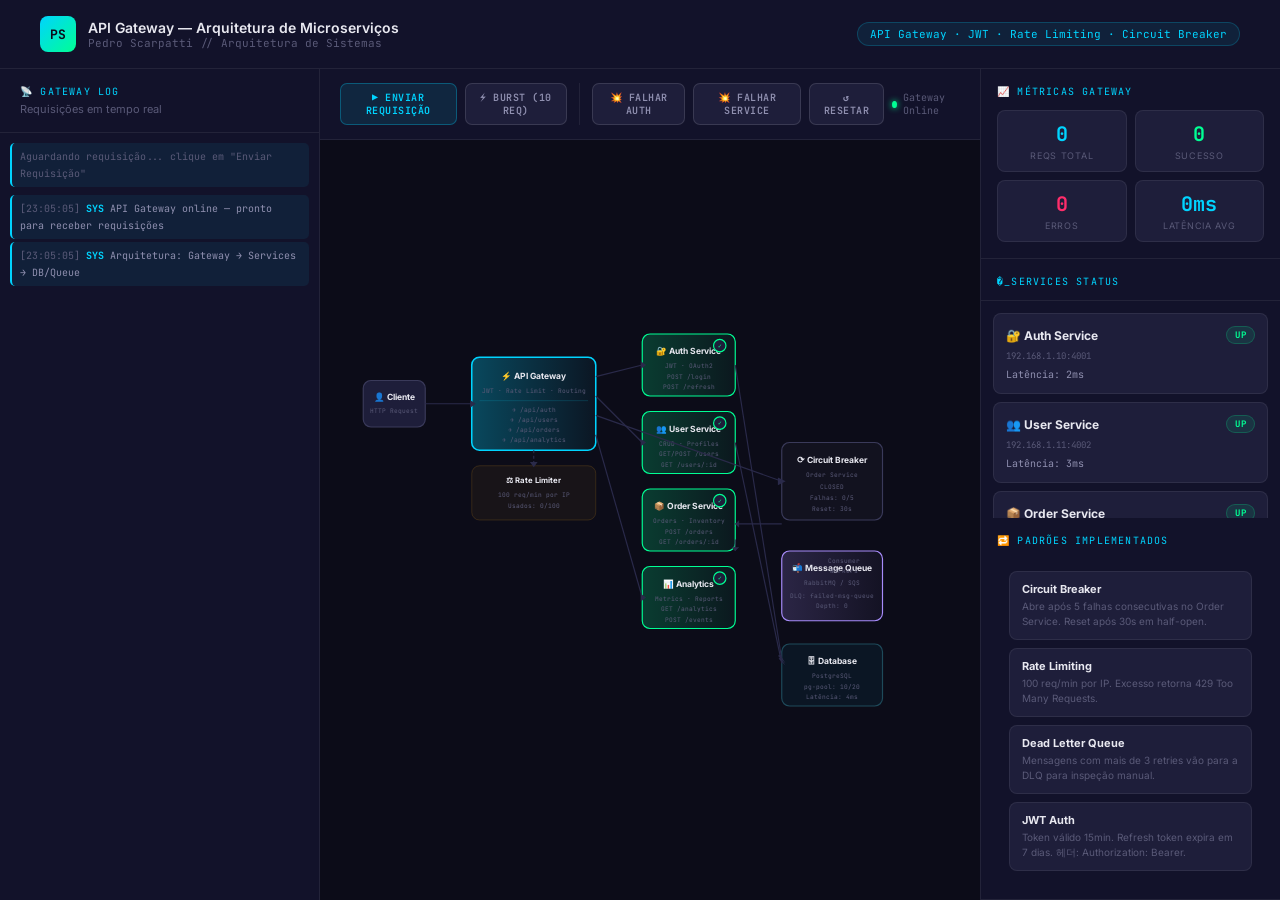
<file: projects/api-gateway.html>
<!DOCTYPE html>
<html lang="pt-BR">
<head>
  <meta charset="UTF-8"/>
  <meta name="viewport" content="width=device-width, initial-scale=1.0"/>
  <title>API Gateway — Arquitetura de Microserviços — Pedro Scarpatti</title>
  <link href="https://fonts.googleapis.com/css2?family=JetBrains+Mono:wght@400;500;700&family=Inter:wght@300;400;500;600;700;800&display=swap" rel="stylesheet"/>
  <style>
    :root {
      --bg: #0c0c18;
      --bg2: #12122a;
      --bg3: #1a1a38;
      --surface: #1e1e3a;
      --border: rgba(255,255,255,0.07);
      --border2: rgba(255,255,255,0.12);
      --text: #e8e8f0;
      --text2: #9090b0;
      --text3: #5a5a78;
      --accent: #00d4ff;
      --accent2: #00ff94;
      --accent3: #ff2d6b;
      --warning: #ffb020;
      --font: 'Inter', system-ui, sans-serif;
      --mono: 'JetBrains Mono', monospace;
    }

    *, *::before, *::after { box-sizing: border-box; margin: 0; padding: 0; }

    body {
      font-family: var(--font);
      background: var(--bg);
      color: var(--text);
      min-height: 100vh;
      overflow-x: hidden;
    }

    /* ── HEADER ── */
    .header {
      display: flex;
      align-items: center;
      justify-content: space-between;
      padding: 16px 40px;
      background: var(--bg2);
      border-bottom: 1px solid var(--border);
      position: sticky; top: 0; z-index: 10;
    }
    .header-brand {
      display: flex; align-items: center; gap: 12px;
    }
    .header-logo {
      width: 36px; height: 36px;
      background: linear-gradient(135deg, var(--accent), var(--accent2));
      border-radius: 8px;
      display: flex; align-items: center; justify-content: center;
      font-family: var(--mono); font-size: 13px; font-weight: 700; color: #0c0c18;
    }
    .header-title { font-size: 14px; font-weight: 600; }
    .header-sub { font-size: 11px; color: var(--text3); font-family: var(--mono); }
    .header-badge {
      display: flex; align-items: center; gap: 6px;
      font-size: 11px; font-family: var(--mono);
      color: var(--accent); background: rgba(0,212,255,0.08);
      border: 1px solid rgba(0,212,255,0.2);
      border-radius: 20px; padding: 4px 12px;
    }

    /* ── LAYOUT ── */
    .layout {
      display: grid;
      grid-template-columns: 320px 1fr 300px;
      min-height: calc(100vh - 69px);
      height: calc(100vh - 69px);
    }

    /* ── SIDEBAR LOG ── */
    .sidebar {
      background: var(--bg2);
      border-right: 1px solid var(--border);
      display: flex;
      flex-direction: column;
      overflow: hidden;
      min-height: 0;
    }
    .sidebar-header {
      padding: 16px 20px;
      border-bottom: 1px solid var(--border);
      flex-shrink: 0;
    }
    .sidebar-title {
      font-family: var(--mono); font-size: 10px;
      text-transform: uppercase; letter-spacing: 0.12em;
      color: var(--accent); margin-bottom: 4px;
    }
    .sidebar-subtitle {
      font-size: 11px; color: var(--text3);
    }
    .log-container {
      flex: 1;
      min-height: 0;
      overflow-y: auto;
      padding: 10px;
      font-family: var(--mono);
      font-size: 10px;
      line-height: 1.7;
    }
    .log-entry {
      padding: 5px 8px;
      border-radius: 5px;
      margin-bottom: 3px;
      animation: slideIn 0.15s ease-out both;
      border-left: 2px solid transparent;
    }
    .log-entry.gateway { background: rgba(0,212,255,0.07); border-left-color: var(--accent); }
    .log-entry.auth { background: rgba(0,255,148,0.07); border-left-color: var(--accent2); }
    .log-entry.rate { background: rgba(255,176,32,0.07); border-left-color: var(--warning); }
    .log-entry.route { background: rgba(167,139,250,0.07); border-left-color: #a78bfa; }
    .log-entry.queue { background: rgba(0,212,255,0.07); border-left-color: var(--accent); }
    .log-entry.db { background: rgba(0,255,148,0.07); border-left-color: var(--accent2); }
    .log-entry.error { background: rgba(255,45,107,0.1); border-left-color: var(--accent3); }
    .log-entry.circuit { background: rgba(255,45,107,0.1); border-left-color: var(--accent3); }
    .log-time { color: var(--text3); margin-right: 6px; }
    .log-tag { font-weight: 700; margin-right: 6px; }
    .log-tag.gateway { color: var(--accent); }
    .log-tag.auth { color: var(--accent2); }
    .log-tag.rate { color: var(--warning); }
    .log-tag.route { color: #a78bfa; }
    .log-tag.queue { color: var(--accent); }
    .log-tag.db { color: var(--accent2); }
    .log-tag.error { color: var(--accent3); }
    .log-tag.circuit { color: var(--accent3); }
    .log-msg { color: var(--text2); }

    /* ── MAIN DIAGRAM ── */
    .diagram-area {
      background: var(--bg);
      display: flex;
      flex-direction: column;
      overflow: hidden;
      position: relative;
    }
    .diagram-controls {
      display: flex;
      gap: 8px;
      padding: 14px 20px;
      border-bottom: 1px solid var(--border);
      background: var(--bg2);
      flex-shrink: 0;
    }
    .ctrl-btn {
      display: flex; align-items: center; gap: 6px;
      padding: 7px 14px;
      background: var(--surface);
      border: 1px solid var(--border2);
      border-radius: 7px;
      font-family: var(--mono); font-size: 10px; font-weight: 600;
      color: var(--text2); cursor: pointer; transition: all 0.15s;
      text-transform: uppercase; letter-spacing: 0.05em;
    }
    .ctrl-btn:hover { border-color: var(--accent); color: var(--accent); background: rgba(0,212,255,0.06); }
    .ctrl-btn.primary { background: rgba(0,212,255,0.1); border-color: rgba(0,212,255,0.3); color: var(--accent); }
    .ctrl-btn.danger { background: rgba(255,45,107,0.1); border-color: rgba(255,45,107,0.3); color: var(--accent3); }
    .ctrl-btn.active { background: rgba(0,212,255,0.15); border-color: var(--accent); color: var(--accent); }
    .ctrl-sep { width: 1px; background: var(--border); margin: 0 4px; }
    .ctrl-status { margin-left: auto; display: flex; align-items: center; gap: 6px; font-family: var(--mono); font-size: 10px; color: var(--text3); }
    .status-dot { width: 7px; height: 7px; border-radius: 50%; background: var(--accent2); box-shadow: 0 0 6px var(--accent2); }
    .status-dot.offline { background: var(--accent3); box-shadow: 0 0 6px var(--accent3); }
    .status-dot.degraded { background: var(--warning); box-shadow: 0 0 6px var(--warning); }

    .diagram-canvas {
      flex: 1;
      position: relative;
      overflow: hidden;
      padding: 20px;
    }
    .diagram-svg {
      width: 100%;
      height: 100%;
    }

    /* SVG Styles */
    .node-group { cursor: pointer; transition: filter 0.2s; }
    .node-group:hover .node-box { filter: drop-shadow(0 0 8px rgba(0,212,255,0.14)); }
    .node-box { rx: 10; ry: 10; transition: filter 0.2s; }
    .node-title { font-family: 'Inter', sans-serif; font-size: 11px; font-weight: 700; fill: #e8e8f0; }
    .node-sub { font-family: 'JetBrains Mono', monospace; font-size: 8px; fill: #5a5a78; }
    .node-badge { font-family: 'JetBrains Mono', monospace; font-size: 8px; font-weight: 700; }

    .arrow-line { fill: none; stroke: #2a2a4a; stroke-width: 1.5; }
    .arrow-line.active { stroke: var(--accent); stroke-width: 2; filter: drop-shadow(0 0 4px rgba(0,212,255,0.5)); }
    .arrow-line.error { stroke: var(--accent3); filter: drop-shadow(0 0 4px rgba(255,45,107,0.5)); }
    .arrow-line.queue { stroke: #a78bfa; filter: drop-shadow(0 0 4px rgba(167,139,250,0.5)); }

    .pulse { animation: pulse 1.5s ease-in-out infinite; }
    @keyframes pulse { 0%,100%{opacity:1} 50%{opacity:0.4} }

    .flow-dot { animation: flowDot 1.2s linear infinite; }
    @keyframes flowDot {
      0%   { opacity: 0; }
      10%  { opacity: 1; }
      90%  { opacity: 1; }
      100% { opacity: 0; }
    }

    .circuit-breaker rect { transition: all 0.3s; }
    .circuit-breaker.open rect { fill: rgba(255,45,107,0.2); stroke: var(--accent3); }
    .circuit-breaker.half-open rect { fill: rgba(255,176,32,0.2); stroke: var(--warning); }

    .service-badge { transition: all 0.3s; }
    .service-badge.down { background: rgba(255,45,107,0.2); color: var(--accent3); }

    /* ── RIGHT PANEL ── */
    .panel-right {
      background: var(--bg2);
      border-left: 1px solid var(--border);
      display: flex;
      flex-direction: column;
      overflow: hidden;
    }
    .panel-section {
      padding: 16px;
      border-bottom: 1px solid var(--border);
    }
    .panel-label {
      font-family: var(--mono); font-size: 10px;
      text-transform: uppercase; letter-spacing: 0.12em;
      color: var(--accent); margin-bottom: 12px;
      display: flex; align-items: center; justify-content: space-between;
    }
    .panel-metrics {
      display: grid; grid-template-columns: 1fr 1fr;
      gap: 8px;
    }
    .m-box {
      background: var(--surface); border: 1px solid var(--border);
      border-radius: 8px; padding: 10px; text-align: center;
    }
    .m-val { font-family: var(--mono); font-size: 20px; font-weight: 700; color: var(--accent); display: block; }
    .m-val.green { color: var(--accent2); }
    .m-val.red { color: var(--accent3); }
    .m-label { font-size: 9px; text-transform: uppercase; letter-spacing: 0.08em; color: var(--text3); margin-top: 3px; display: block; }

    /* Service list */
    .service-list { flex: 1; overflow-y: auto; padding: 12px; display: flex; flex-direction: column; gap: 8px; }
    .service-item {
      background: var(--surface); border: 1px solid var(--border);
      border-radius: 8px; padding: 12px;
      transition: all 0.15s;
    }
    .service-item.down { border-color: rgba(255,45,107,0.3); background: rgba(255,45,107,0.05); }
    .service-item.degraded { border-color: rgba(255,176,32,0.3); background: rgba(255,176,32,0.05); }
    .service-item-header { display: flex; align-items: center; justify-content: space-between; margin-bottom: 6px; }
    .service-name { font-size: 12px; font-weight: 700; }
    .service-status-badge {
      font-family: var(--mono); font-size: 9px; font-weight: 700;
      padding: 2px 8px; border-radius: 10px;
      text-transform: uppercase; letter-spacing: 0.05em;
    }
    .s-up { background: rgba(0,255,148,0.1); color: var(--accent2); border: 1px solid rgba(0,255,148,0.2); }
    .s-down { background: rgba(255,45,107,0.1); color: var(--accent3); border: 1px solid rgba(255,45,107,0.2); }
    .s-degraded { background: rgba(255,176,32,0.1); color: var(--warning); border: 1px solid rgba(255,176,32,0.2); }
    .service-route { font-family: var(--mono); font-size: 9px; color: var(--text3); margin-bottom: 6px; }
    .service-req { font-family: var(--mono); font-size: 10px; color: var(--text2); }
    .circuit-state { font-family: var(--mono); font-size: 9px; color: var(--text3); margin-top: 6px; }
    .circuit-state.open { color: var(--accent3); }
    .circuit-state.half-open { color: var(--warning); }

    /* Pattern descriptions */
    .pattern-list { padding: 12px; display: flex; flex-direction: column; gap: 8px; }
    .pattern-item {
      background: var(--surface); border: 1px solid var(--border);
      border-radius: 8px; padding: 10px 12px;
    }
    .pattern-name { font-size: 11px; font-weight: 700; color: var(--text); margin-bottom: 3px; }
    .pattern-desc { font-size: 10px; color: var(--text3); line-height: 1.5; }

    @keyframes slideIn {
      from { opacity: 0; transform: translateX(-10px); }
      to { opacity: 1; transform: translateX(0); }
    }

    ::-webkit-scrollbar { width: 4px; }
    ::-webkit-scrollbar-track { background: var(--bg); }
    ::-webkit-scrollbar-thumb { background: var(--border2); border-radius: 2px; }

    @media (max-width: 1100px) {
      .layout { grid-template-columns: 1fr; }
      .sidebar, .panel-right { display: none; }
    }
  </style>
</head>
<body>

<div class="header">
  <div class="header-brand">
    <div class="header-logo">PS</div>
    <div>
      <div class="header-title">API Gateway — Arquitetura de Microserviços</div>
      <div class="header-sub">Pedro Scarpatti // Arquitetura de Sistemas</div>
    </div>
  </div>
  <div class="header-badge">API Gateway · JWT · Rate Limiting · Circuit Breaker</div>
</div>

<div class="layout">

  <!-- LEFT: Log -->
  <div class="sidebar">
    <div class="sidebar-header">
      <div class="sidebar-title">📡 Gateway Log</div>
      <div class="sidebar-subtitle">Requisições em tempo real</div>
    </div>
    <div class="log-container" id="logContainer">
      <div class="log-entry gateway" style="margin-bottom:8px;">
        <span class="log-msg" style="color:var(--text3);">Aguardando requisição... clique em "Enviar Requisição"</span>
      </div>
    </div>
  </div>

  <!-- CENTER: Diagram -->
  <div class="diagram-area">
    <div class="diagram-controls">
      <button class="ctrl-btn primary" id="btnSend">▶ Enviar Requisição</button>
      <button class="ctrl-btn" id="btnBurst">⚡ Burst (10 req)</button>
      <div class="ctrl-sep"></div>
      <button class="ctrl-btn" id="btnFailUser">💥 Falhar Auth</button>
      <button class="ctrl-btn" id="btnFailService">💥 Falhar Service</button>
      <button class="ctrl-btn" id="btnReset">↺ Resetar</button>
      <div class="ctrl-status">
        <div class="status-dot" id="gatewayStatus"></div>
        <span id="statusText">Gateway Online</span>
      </div>
    </div>

    <div class="diagram-canvas">
      <svg class="diagram-svg" viewBox="0 0 800 520" id="diagramSvg">
        <defs>
          <marker id="arrowhead" markerWidth="8" markerHeight="6" refX="8" refY="3" orient="auto">
            <polygon points="0 0, 8 3, 0 6" fill="#2a2a4a"/>
          </marker>
          <marker id="arrowhead-active" markerWidth="8" markerHeight="6" refX="8" refY="3" orient="auto">
            <polygon points="0 0, 8 3, 0 6" fill="#00d4ff"/>
          </marker>
          <marker id="arrowhead-error" markerWidth="8" markerHeight="6" refX="8" refY="3" orient="auto">
            <polygon points="0 0, 8 3, 0 6" fill="#ff2d6b"/>
          </marker>
          <marker id="arrowhead-queue" markerWidth="8" markerHeight="6" refX="8" refY="3" orient="auto">
            <polygon points="0 0, 8 3, 0 6" fill="#a78bfa"/>
          </marker>
          <linearGradient id="gwGrad" x1="0%" y1="0%" x2="100%" y2="0%">
            <stop offset="0%" style="stop-color:#00d4ff;stop-opacity:0.3"/>
            <stop offset="100%" style="stop-color:#00d4ff;stop-opacity:0.05"/>
          </linearGradient>
          <linearGradient id="serviceGrad" x1="0%" y1="0%" x2="100%" y2="0%">
            <stop offset="0%" style="stop-color:#00ff94;stop-opacity:0.2"/>
            <stop offset="100%" style="stop-color:#00ff94;stop-opacity:0.05"/>
          </linearGradient>
          <linearGradient id="queueGrad" x1="0%" y1="0%" x2="100%" y2="0%">
            <stop offset="0%" style="stop-color:#a78bfa;stop-opacity:0.2"/>
            <stop offset="100%" style="stop-color:#a78bfa;stop-opacity:0.05"/>
          </linearGradient>
        </defs>

        <!-- ── CLIENT ── -->
        <g class="node-group" transform="translate(30, 80)">
          <rect class="node-box" x="0" y="0" width="80" height="60" fill="#1e1e3a" stroke="#3a3a5a" stroke-width="1.5"/>
          <text class="node-title" x="40" y="25" text-anchor="middle">👤 Cliente</text>
          <text class="node-sub" x="40" y="42" text-anchor="middle">HTTP Request</text>
        </g>

        <!-- ── API GATEWAY ── -->
        <g class="node-group" id="nodeGateway" transform="translate(170, 50)">
          <rect class="node-box" x="0" y="0" width="160" height="120" fill="url(#gwGrad)" stroke="#00d4ff" stroke-width="2"/>
          <text class="node-title" x="80" y="28" text-anchor="middle" fill="#00d4ff">⚡ API Gateway</text>
          <text class="node-sub" x="80" y="46" text-anchor="middle">JWT · Rate Limit · Routing</text>
          <line x1="10" y1="56" x2="150" y2="56" stroke="rgba(0,212,255,0.2)" stroke-width="1"/>
          <text class="node-sub" x="80" y="70" text-anchor="middle">→ /api/auth</text>
          <text class="node-sub" x="80" y="83" text-anchor="middle">→ /api/users</text>
          <text class="node-sub" x="80" y="96" text-anchor="middle">→ /api/orders</text>
          <text class="node-sub" x="80" y="109" text-anchor="middle">→ /api/analytics</text>
        </g>

        <!-- ── AUTH SERVICE ── -->
        <g class="node-group" id="nodeAuth" transform="translate(390, 20)">
          <rect class="node-box" x="0" y="0" width="120" height="80" fill="url(#serviceGrad)" stroke="#00ff94" stroke-width="1.5"/>
          <text class="node-title" x="60" y="26" text-anchor="middle" fill="#00ff94">🔐 Auth Service</text>
          <text class="node-sub" x="60" y="44" text-anchor="middle">JWT · OAuth2</text>
          <text class="node-sub" x="60" y="58" text-anchor="middle">POST /login</text>
          <text class="node-sub" x="60" y="71" text-anchor="middle">POST /refresh</text>
          <circle cx="100" cy="15" r="8" fill="#1e1e3a" stroke="#00ff94" stroke-width="1.5"/>
          <text class="node-badge" x="100" y="18" text-anchor="middle" fill="#00ff94">✓</text>
        </g>

        <!-- ── USER SERVICE ── -->
        <g class="node-group" id="nodeUser" transform="translate(390, 120)">
          <rect class="node-box" x="0" y="0" width="120" height="80" fill="url(#serviceGrad)" stroke="#00ff94" stroke-width="1.5"/>
          <text class="node-title" x="60" y="26" text-anchor="middle" fill="#00ff94">👥 User Service</text>
          <text class="node-sub" x="60" y="44" text-anchor="middle">CRUD · Profiles</text>
          <text class="node-sub" x="60" y="58" text-anchor="middle">GET/POST /users</text>
          <text class="node-sub" x="60" y="71" text-anchor="middle">GET /users/:id</text>
          <circle cx="100" cy="15" r="8" fill="#1e1e3a" stroke="#00ff94" stroke-width="1.5"/>
          <text class="node-badge" x="100" y="18" text-anchor="middle" fill="#00ff94">✓</text>
        </g>

        <!-- ── ORDER SERVICE ── -->
        <g class="node-group" id="nodeOrder" transform="translate(390, 220)">
          <rect class="node-box" x="0" y="0" width="120" height="80" fill="url(#serviceGrad)" stroke="#00ff94" stroke-width="1.5"/>
          <text class="node-title" x="60" y="26" text-anchor="middle" fill="#00ff94">📦 Order Service</text>
          <text class="node-sub" x="60" y="44" text-anchor="middle">Orders · Inventory</text>
          <text class="node-sub" x="60" y="58" text-anchor="middle">POST /orders</text>
          <text class="node-sub" x="60" y="71" text-anchor="middle">GET /orders/:id</text>
          <circle cx="100" cy="15" r="8" fill="#1e1e3a" stroke="#00ff94" stroke-width="1.5"/>
          <text class="node-badge" x="100" y="18" text-anchor="middle" fill="#00ff94">✓</text>
        </g>

        <!-- ── ANALYTICS SERVICE ── -->
        <g class="node-group" id="nodeAnalytics" transform="translate(390, 320)">
          <rect class="node-box" x="0" y="0" width="120" height="80" fill="url(#serviceGrad)" stroke="#00ff94" stroke-width="1.5"/>
          <text class="node-title" x="60" y="26" text-anchor="middle" fill="#00ff94">📊 Analytics</text>
          <text class="node-sub" x="60" y="44" text-anchor="middle">Metrics · Reports</text>
          <text class="node-sub" x="60" y="58" text-anchor="middle">GET /analytics</text>
          <text class="node-sub" x="60" y="71" text-anchor="middle">POST /events</text>
          <circle cx="100" cy="15" r="8" fill="#1e1e3a" stroke="#00ff94" stroke-width="1.5"/>
          <text class="node-badge" x="100" y="18" text-anchor="middle" fill="#00ff94">✓</text>
        </g>

        <!-- ── CIRCUIT BREAKER ── -->
        <g class="circuit-breaker" id="circuitBreaker" transform="translate(570, 160)">
          <rect class="node-box" x="0" y="0" width="130" height="100" fill="rgba(90,90,117,0.08)" stroke="#3a3a5a" stroke-width="1.5" rx="10"/>
          <text class="node-title" x="65" y="26" text-anchor="middle" fill="#ffb020">⟳ Circuit Breaker</text>
          <text class="node-sub" x="65" y="44" text-anchor="middle">Order Service</text>
          <text class="node-sub" x="65" y="60" text-anchor="middle" id="cbState">CLOSED</text>
          <text class="node-sub" x="65" y="74" text-anchor="middle" id="cbFailCount">Falhas: 0/5</text>
          <text class="node-sub" x="65" y="88" text-anchor="middle" id="cbTimeout">Reset: 30s</text>
        </g>

        <!-- ── MESSAGE QUEUE ── -->
        <g class="node-group" transform="translate(570, 300)">
          <rect class="node-box" x="0" y="0" width="130" height="90" fill="url(#queueGrad)" stroke="#a78bfa" stroke-width="1.5"/>
          <text class="node-title" x="65" y="26" text-anchor="middle" fill="#a78bfa">📬 Message Queue</text>
          <text class="node-sub" x="65" y="44" text-anchor="middle">RabbitMQ / SQS</text>
          <text class="node-sub" x="65" y="60" text-anchor="middle">DLQ: failed-msg-queue</text>
          <text class="node-sub" x="65" y="74" text-anchor="middle" id="queueDepth">Depth: 0</text>
        </g>

        <!-- ── DATABASE ── -->
        <g class="node-group" transform="translate(570, 420)">
          <rect class="node-box" x="0" y="0" width="130" height="80" fill="rgba(0,212,255,0.05)" stroke="#1e4a5a" stroke-width="1.5"/>
          <text class="node-title" x="65" y="26" text-anchor="middle">🗄 Database</text>
          <text class="node-sub" x="65" y="44" text-anchor="middle">PostgreSQL</text>
          <text class="node-sub" x="65" y="58" text-anchor="middle">pg-pool: 10/20</text>
          <text class="node-sub" x="65" y="71" text-anchor="middle">Latência: 4ms</text>
        </g>

        <!-- ── ARROWS ── -->
        <!-- Client → Gateway -->
        <line class="arrow-line" id="arrClientGw" x1="110" y1="110" x2="170" y2="110"/>
        <polygon points="168,105 175,110 168,115" fill="#2a2a4a"/>

        <!-- Gateway → Auth -->
        <line class="arrow-line" id="arrGwAuth" x1="330" y1="75" x2="390" y2="60"/>
        <polygon points="388,55 395,60 388,65" fill="#2a2a4a"/>

        <!-- Gateway → User -->
        <line class="arrow-line" id="arrGwUser" x1="330" y1="100" x2="390" y2="160"/>
        <polygon points="388,155 395,160 388,165" fill="#2a2a4a"/>

        <!-- Gateway → Order (to CB) -->
        <line class="arrow-line" id="arrGwOrder" x1="330" y1="125" x2="570" y2="210"/>
        <polygon points="565,205 575,210 565,215" fill="#2a2a4a"/>

        <!-- Gateway → Analytics -->
        <line class="arrow-line" id="arrGwAnalytics" x1="330" y1="150" x2="390" y2="360"/>
        <polygon points="388,355 395,360 388,365" fill="#2a2a4a"/>

        <!-- CB → Order Service -->
        <line class="arrow-line" id="arrCbOrder" x1="570" y1="265" x2="510" y2="265"/>
        <polygon points="515,260 510,265 515,270" fill="#2a2a4a"/>

        <!-- Order → Queue -->
        <line class="arrow-line" id="arrOrderQueue" x1="510" y1="285" x2="510" y2="300"/>
        <polygon points="505,295 510,300 515,295" fill="#2a2a4a"/>

        <!-- Auth → Database -->
        <line class="arrow-line" id="arrAuthDb" x1="510" y1="60" x2="570" y2="440"/>
        <polygon points="565,435 575,445 568,434" fill="#2a2a4a"/>

        <!-- User → Database -->
        <line class="arrow-line" id="arrUserDb" x1="510" y1="160" x2="570" y2="445"/>
        <polygon points="566,439 575,448 568,437" fill="#2a2a4a"/>

        <!-- Queue consumer text -->
        <text class="node-sub" x="650" y="315" text-anchor="middle" fill="#a78bfa">Consumer</text>
        <text class="node-sub" x="650" y="328" text-anchor="middle" fill="#a78bfa">Workers</text>

        <!-- Rate limit box -->
        <g transform="translate(170, 190)">
          <rect class="node-box" x="0" y="0" width="160" height="70" fill="rgba(255,176,32,0.05)" stroke="rgba(255,176,32,0.2)" stroke-width="1" rx="8"/>
          <text class="node-title" x="80" y="22" text-anchor="middle" fill="#ffb020" style="font-size:10px;">⚖ Rate Limiter</text>
          <text class="node-sub" x="80" y="40" text-anchor="middle">100 req/min por IP</text>
          <text class="node-sub" x="80" y="54" text-anchor="middle" id="rateUsed">Usados: 0/100</text>
        </g>

        <!-- Arrow: Gateway → RateLimiter -->
        <line class="arrow-line" x1="250" y1="170" x2="250" y2="190" stroke-dasharray="4,3"/>
        <polygon points="245,185 250,192 255,185" fill="#2a2a4a"/>

      </svg>
    </div>
  </div>

  <!-- RIGHT: Metrics + Services -->
  <div class="panel-right">

    <div class="panel-section">
      <div class="panel-label">📈 Métricas Gateway</div>
      <div class="panel-metrics">
        <div class="m-box">
          <span class="m-val" id="metricReqs">0</span>
          <span class="m-label">Reqs Total</span>
        </div>
        <div class="m-box">
          <span class="m-val green" id="metricSuccess">0</span>
          <span class="m-label">Sucesso</span>
        </div>
        <div class="m-box">
          <span class="m-val red" id="metricErrors">0</span>
          <span class="m-label">Erros</span>
        </div>
        <div class="m-box">
          <span class="m-val" id="metricLatency">0ms</span>
          <span class="m-label">Latência Avg</span>
        </div>
      </div>
    </div>

    <div class="panel-section" style="padding-bottom:0;">
      <div class="panel-label">�_services Status</div>
    </div>
    <div class="service-list">

      <div class="service-item" id="svcAuth">
        <div class="service-item-header">
          <span class="service-name">🔐 Auth Service</span>
          <span class="service-status-badge s-up" id="svcAuthBadge">UP</span>
        </div>
        <div class="service-route">192.168.1.10:4001</div>
        <div class="service-req">Latência: <span id="svcAuthLat">2ms</span></div>
      </div>

      <div class="service-item" id="svcUser">
        <div class="service-item-header">
          <span class="service-name">👥 User Service</span>
          <span class="service-status-badge s-up" id="svcUserBadge">UP</span>
        </div>
        <div class="service-route">192.168.1.11:4002</div>
        <div class="service-req">Latência: <span id="svcUserLat">3ms</span></div>
      </div>

      <div class="service-item" id="svcOrder">
        <div class="service-item-header">
          <span class="service-name">📦 Order Service</span>
          <span class="service-status-badge s-up" id="svcOrderBadge">UP</span>
        </div>
        <div class="service-route">192.168.1.12:4003</div>
        <div class="service-req">Latência: <span id="svcOrderLat">4ms</span></div>
        <div class="circuit-state" id="svcOrderCb">CB: CLOSED · 0 falhas</div>
      </div>

      <div class="service-item" id="svcAnalytics">
        <div class="service-item-header">
          <span class="service-name">📊 Analytics Service</span>
          <span class="service-status-badge s-up" id="svcAnalyticsBadge">UP</span>
        </div>
        <div class="service-route">192.168.1.13:4004</div>
        <div class="service-req">Latência: <span id="svcAnalyticsLat">5ms</span></div>
      </div>

    </div>

    <div class="panel-section">
      <div class="panel-label">🔁 Padrões Implementados</div>
      <div class="pattern-list">
        <div class="pattern-item">
          <div class="pattern-name">Circuit Breaker</div>
          <div class="pattern-desc">Abre após 5 falhas consecutivas no Order Service. Reset após 30s em half-open.</div>
        </div>
        <div class="pattern-item">
          <div class="pattern-name">Rate Limiting</div>
          <div class="pattern-desc">100 req/min por IP. Excesso retorna 429 Too Many Requests.</div>
        </div>
        <div class="pattern-item">
          <div class="pattern-name">Dead Letter Queue</div>
          <div class="pattern-desc">Mensagens com mais de 3 retries vão para a DLQ para inspeção manual.</div>
        </div>
        <div class="pattern-item">
          <div class="pattern-name">JWT Auth</div>
          <div class="pattern-desc">Token válido 15min. Refresh token expira em 7 dias. 헤더: Authorization: Bearer.</div>
        </div>
      </div>
    </div>

  </div>
</div>

<script>
/* ============================================================
   API GATEWAY SIMULATOR
   Demonstrates: routing, JWT auth, rate limiting,
   circuit breaker, message queues, observability
   ============================================================ */

const $ = id => document.getElementById(id);

// ── State
let state = {
  reqCount: 0,
  successCount: 0,
  errorCount: 0,
  totalLatency: 0,
  rateUsed: 0,
  rateLimit: 100,
  queueDepth: 0,
  circuitBreaker: { service: 'order', state: 'CLOSED', failures: 0, threshold: 5, resetTimeout: 30, timer: null },
  services: {
    auth: { up: true, latency: 2 },
    user: { up: true, latency: 3 },
    order: { up: true, latency: 4, cbState: 'CLOSED' },
    analytics: { up: true, latency: 5 }
  }
};

// ── Helpers
function time() {
  return new Date().toTimeString().split(' ')[0];
}

function log(type, tag, msg) {
  const container = $('logContainer');
  const entry = document.createElement('div');
  entry.className = `log-entry ${type}`;
  entry.innerHTML = `<span class="log-time">[${time()}]</span><span class="log-tag ${type}">${tag}</span><span class="log-msg">${msg}</span>`;
  container.appendChild(entry);
  container.scrollTop = container.scrollHeight;
  while (container.children.length > 150) container.removeChild(container.firstChild);
}

function setArrowActive(id, active, type = 'active') {
  const el = document.getElementById(id);
  if (!el) return;
  el.classList.remove('active', 'error', 'queue');
  if (active) el.classList.add(type);
}

function updateMetrics() {
  $('metricReqs').textContent = state.reqCount;
  $('metricSuccess').textContent = state.successCount;
  $('metricErrors').textContent = state.errorCount;
  const avg = state.reqCount > 0 ? Math.round(state.totalLatency / state.reqCount) : 0;
  $('metricLatency').textContent = avg + 'ms';
  $('rateUsed').textContent = `Usados: ${state.rateUsed}/${state.rateLimit}`;
  $('queueDepth').textContent = `Depth: ${state.queueDepth}`;
}

function updateServiceUI(svc, status, lat) {
  const badge = $(`svc${svc.charAt(0).toUpperCase() + svc.slice(1)}Badge`);
  const latEl = $(`svc${svc.charAt(0).toUpperCase() + svc.slice(1)}Lat`);
  const item = $(`svc${svc.charAt(0).toUpperCase() + svc.slice(1)}`);
  if (!badge) return;

  if (status === 'down') {
    badge.className = 'service-status-badge s-down';
    badge.textContent = 'DOWN';
    if (item) item.classList.add('down');
  } else if (status === 'degraded') {
    badge.className = 'service-status-badge s-degraded';
    badge.textContent = 'DEGRADED';
    if (item) item.classList.add('degraded');
  } else {
    badge.className = 'service-status-badge s-up';
    badge.textContent = 'UP';
    if (item) item.classList.remove('down', 'degraded');
  }
  if (latEl) latEl.textContent = lat + 'ms';
}

function updateCircuitBreaker() {
  const cb = state.circuitBreaker;
  $('cbState').textContent = cb.state;
  $('cbFailCount').textContent = `Falhas: ${cb.failures}/${cb.threshold}`;
  const cbEl = $('circuitBreaker');
  if (cbEl) {
    cbEl.classList.remove('open', 'half-open');
    if (cb.state === 'OPEN') cbEl.classList.add('open');
    else if (cb.state === 'HALF-OPEN') cbEl.classList.add('half-open');
  }

  const orderCb = $('svcOrderCb');
  if (orderCb) orderCb.textContent = `CB: ${cb.state} · ${cb.failures} falhas`;
}

// ── Circuit Breaker Logic
function recordFailure(service) {
  if (service !== 'order') return;
  const cb = state.circuitBreaker;
  cb.failures++;
  updateCircuitBreaker();

  if (cb.failures >= cb.threshold && cb.state === 'CLOSED') {
    cb.state = 'OPEN';
    log('circuit', 'CIRCUIT', `⚡ Circuit breaker OPENED para ${service} após ${cb.failures} falhas`);
    setServiceDown(service, true);
    updateCircuitBreaker();
    // Schedule half-open
    clearTimeout(cb.timer);
    cb.timer = setTimeout(() => {
      cb.state = 'HALF-OPEN';
      log('circuit', 'CIRCUIT', `⟳ Circuit breaker HALF-OPEN — testando ${service}`);
      setServiceDown(service, false);
      updateCircuitBreaker();
      // If still failing after test, reopen
      setTimeout(() => {
        if (cb.state === 'HALF-OPEN') {
          cb.state = 'CLOSED';
          cb.failures = 0;
          log('circuit', 'CIRCUIT', `✓ Circuit breaker CLOSED — ${service} recuperou`);
          updateCircuitBreaker();
        }
      }, 5000);
    }, cb.resetTimeout * 1000);
  }
}

function recordSuccess(service) {
  if (service !== 'order') return;
  const cb = state.circuitBreaker;
  if (cb.state === 'CLOSED' && cb.failures > 0) {
    cb.failures = Math.max(0, cb.failures - 1);
    updateCircuitBreaker();
  }
}

function setServiceDown(service, down) {
  state.services[service].up = !down;
  updateServiceUI(service, down ? 'down' : 'up', state.services[service].latency);
}

function failService(service) {
  setServiceDown(service, true);
  log('error', 'ERROR', `💥 ${service} service falhou!`);
  recordFailure(service);
  animateRequest('error');
}

function resetServices() {
  Object.keys(state.services).forEach(s => {
    state.services[s].up = true;
    updateServiceUI(s, 'up', state.services[s].latency);
  });
  state.circuitBreaker.state = 'CLOSED';
  state.circuitBreaker.failures = 0;
  clearTimeout(state.circuitBreaker.timer);
  updateCircuitBreaker();
  log('gateway', 'RESET', '↺ Todos os serviços resetados');
}

// ── Request Simulation
const ROUTES = [
  { method: 'POST', path: '/api/auth/login', service: 'auth', auth: false, latency: 45 },
  { method: 'POST', path: '/api/auth/refresh', service: 'auth', auth: true, latency: 30 },
  { method: 'GET',  path: '/api/users', service: 'user', auth: true, latency: 28 },
  { method: 'GET',  path: '/api/users/:id', service: 'user', auth: true, latency: 22 },
  { method: 'POST', path: '/api/orders', service: 'order', auth: true, latency: 60 },
  { method: 'GET',  path: '/api/orders/:id', service: 'order', auth: true, latency: 35 },
  { method: 'GET',  path: '/api/analytics', service: 'analytics', auth: true, latency: 50 },
  { method: 'POST', path: '/api/analytics/events', service: 'analytics', auth: true, latency: 40 },
];

function simulateRequest() {
  state.reqCount++;
  state.rateUsed++;
  const route = ROUTES[Math.floor(Math.random() * ROUTES.length)];
  const latency = route.latency + Math.floor(Math.random() * 20);

  // Rate limit check
  if (state.rateUsed > state.rateLimit) {
    log('rate', 'RATE', `429 — Rate limit excedido (${state.rateUsed}/${state.rateLimit})`);
    state.errorCount++;
    animateRequest('rate');
    updateMetrics();
    updateRateLimit();
    return;
  }

  // JWT check
  if (route.auth && !state.services.auth.up) {
    log('auth', 'AUTH', `401 — Token inválido (auth service offline)`);
    state.errorCount++;
    animateRequest('error');
    updateMetrics();
    return;
  }

  // Circuit breaker check for order service
  if (route.service === 'order' && state.circuitBreaker.state === 'OPEN') {
    log('circuit', 'CIRCUIT', `↯ Requisição bloqueada — circuit breaker OPEN para Order`);
    state.errorCount++;
    // Queue the message instead
    state.queueDepth++;
    log('queue', 'QUEUE', `📬 Mensagem enfileirada na DLQ (depth: ${state.queueDepth})`);
    animateRequest('queue');
    updateMetrics();
    return;
  }

  // Service down check
  if (!state.services[route.service].up) {
    log('error', 'ERROR', `503 — ${route.service} service indisponível`);
    state.errorCount++;
    recordFailure(route.service);
    animateRequest('error');
    updateMetrics();
    return;
  }

  // Success!
  const rand = Math.random();
  if (rand < 0.05) {
    // Simulated failure
    log('error', route.method, `${route.path} — 500 Internal Server Error (${latency}ms)`);
    state.errorCount++;
    recordFailure(route.service);
    animateRequest('error');
  } else {
    log('gateway', route.method, `${route.path} — 200 OK (${latency}ms)`);
    state.successCount++;
    recordSuccess(route.service);

    // If it's an order, queue async message
    if (route.service === 'order' && Math.random() < 0.3) {
      state.queueDepth = Math.max(0, state.queueDepth - 1);
      log('queue', 'QUEUE', `📤 Evento de order processado via queue (depth: ${state.queueDepth})`);
    }
  }

  state.totalLatency += latency;
  updateMetrics();
  updateRateLimit();
}

function animateRequest(type) {
  const map = {
    active: [['arrClientGw', 'arrGwAuth', 'arrGwUser', 'arrGwOrder', 'arrCbOrder', 'arrAuthDb', 'arrUserDb']],
    error: [['arrClientGw', 'arrGwOrder'], ['arrGwOrder', 'arrCbOrder']],
    rate: [['arrClientGw']],
    queue: [['arrGwOrder', 'arrOrderQueue']]
  };

  const paths = map[type] || map.active;
  paths.forEach((arrows, i) => {
    setTimeout(() => {
      arrows.forEach(id => setArrowActive(id, true, type === 'error' ? 'error' : type === 'queue' ? 'queue' : 'active'));
      setTimeout(() => {
        arrows.forEach(id => setArrowActive(id, false));
      }, 400);
    }, i * 200);
  });
}

function updateRateLimit() {
  // Slowly decrease rate usage over time
  if (state.rateUsed > 0 && Math.random() < 0.3) {
    state.rateUsed = Math.max(0, state.rateUsed - 1);
  }
  $('rateUsed').textContent = `Usados: ${state.rateUsed}/${state.rateLimit}`;
}

// ── Event Bindings
$('btnSend').addEventListener('click', () => {
  simulateRequest();
  animateRequest('active');
});

$('btnBurst').addEventListener('click', () => {
  log('gateway', 'BURST', `⚡ Enviando 10 requisições em burst...`);
  for (let i = 0; i < 10; i++) {
    setTimeout(() => {
      simulateRequest();
      if (i === 0 || i === 9) animateRequest('active');
    }, i * 100);
  }
});

$('btnFailUser').addEventListener('click', () => {
  failService('auth');
});

$('btnFailService').addEventListener('click', () => {
  failService('order');
});

$('btnReset').addEventListener('click', () => {
  resetServices();
  state.rateUsed = 0;
  updateMetrics();
});

// Auto simulation
setInterval(() => {
  if (Math.random() < 0.15) simulateRequest();
}, 2000);

// Initial log
log('gateway', 'SYS', 'API Gateway online — pronto para receber requisições');
log('gateway', 'SYS', 'Arquitetura: Gateway → Services → DB/Queue');
updateMetrics();
</script>
</body>
</html>
</file>
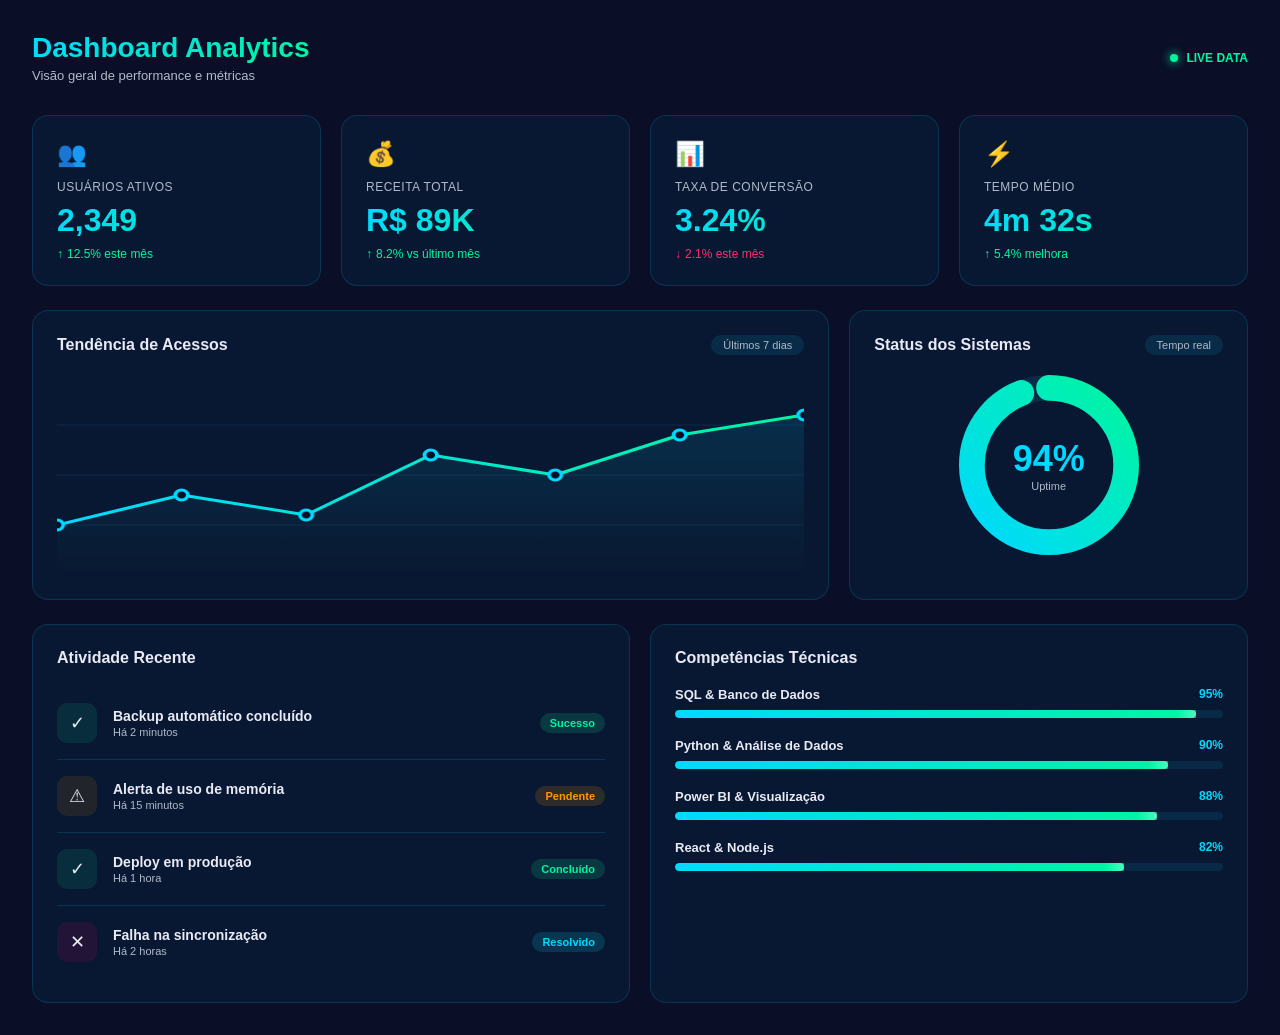
<file: projects/dashboard-monolith.html>
<!DOCTYPE html>
<html lang="pt-BR">
<head>
  <meta charset="UTF-8">
  <meta name="viewport" content="width=device-width, initial-scale=1.0">
  <title>Dashboard Analytics — Pedro Scarpatti</title>
  <style>
    * { margin: 0; padding: 0; box-sizing: border-box; }

    :root {
      --bg: #0a0e27;
      --bg-secondary: #1a1f3a;
      --text: #e8eaf6;
      --text-secondary: #b0bac9;
      --accent: #00d9ff;
      --accent-2: #00f5a0;
      --accent-3: #ff2d6b;
      --card-border: rgba(0, 217, 255, 0.15);
      --gradient-1: linear-gradient(135deg, #00d9ff 0%, #00f5a0 100%);
      --gradient-2: linear-gradient(135deg, #667eea 0%, #764ba2 100%);
      --shadow: 0 8px 32px rgba(0, 217, 255, 0.15);
    }

    body {
      font-family: 'Inter', -apple-system, BlinkMacSystemFont, 'Segoe UI', sans-serif;
      background: var(--bg);
      color: var(--text);
      min-height: 100vh;
      overflow-x: hidden;
    }

    @keyframes fadeInUp {
      from { opacity: 0; transform: translateY(20px); }
      to   { opacity: 1; transform: translateY(0); }
    }
    @keyframes pulse {
      0%, 100% { opacity: 1; }
      50%       { opacity: 0.6; }
    }
    @keyframes float {
      0%, 100% { transform: translateY(0); }
      50%       { transform: translateY(-8px); }
    }
    @keyframes slideIn {
      from { opacity: 0; transform: translateX(-20px); }
      to   { opacity: 1; transform: translateX(0); }
    }
    @keyframes dash {
      to { stroke-dashoffset: 0; }
    }
    @keyframes shimmer {
      0%   { transform: translateX(-20px); }
      100% { transform: translateX(20px); }
    }
    @keyframes countUp {
      from { opacity: 0; transform: translateY(10px); }
      to   { opacity: 1; transform: translateY(0); }
    }

    /* ── HEADER ── */
    .dashboard-header {
      display: flex;
      justify-content: space-between;
      align-items: center;
      margin-bottom: 32px;
      animation: fadeInUp 0.6s ease-out;
    }
    .dashboard-title {
      font-size: 28px;
      font-weight: 800;
      background: var(--gradient-1);
      -webkit-background-clip: text;
      -webkit-text-fill-color: transparent;
      background-clip: text;
    }
    .dashboard-subtitle {
      font-size: 13px;
      color: var(--text-secondary);
      margin-top: 4px;
    }
    .live-indicator {
      display: flex;
      align-items: center;
      gap: 8px;
      font-size: 12px;
      color: var(--accent-2);
      font-weight: 600;
    }
    .live-dot {
      width: 8px;
      height: 8px;
      background: var(--accent-2);
      border-radius: 50%;
      animation: pulse 1.5s ease-in-out infinite;
      box-shadow: 0 0 10px var(--accent-2);
    }

    /* ── DASHBOARD WRAPPER ── */
    .dashboard {
      padding: 32px;
      max-width: 1400px;
      margin: 0 auto;
    }

    /* ── METRICS GRID ── */
    .metrics-grid {
      display: grid;
      grid-template-columns: repeat(4, 1fr);
      gap: 20px;
      margin-bottom: 24px;
    }
    .metric-card {
      background: rgba(0, 217, 255, 0.05);
      border: 1px solid var(--card-border);
      border-radius: 16px;
      padding: 24px;
      transition: all 0.3s ease;
      animation: fadeInUp 0.6s ease-out both;
      position: relative;
      overflow: hidden;
    }
    .metric-card:nth-child(1) { animation-delay: 0.1s; }
    .metric-card:nth-child(2) { animation-delay: 0.2s; }
    .metric-card:nth-child(3) { animation-delay: 0.3s; }
    .metric-card:nth-child(4) { animation-delay: 0.4s; }
    .metric-card::before {
      content: '';
      position: absolute;
      top: 0; left: 0; right: 0;
      height: 3px;
      background: var(--gradient-1);
      transform: scaleX(0);
      transition: transform 0.3s ease;
    }
    .metric-card:hover::before { transform: scaleX(1); }
    .metric-card:hover {
      transform: translateY(-4px);
      box-shadow: var(--shadow);
      border-color: var(--accent);
    }
    .metric-icon { font-size: 24px; margin-bottom: 12px; }
    .metric-label {
      font-size: 12px;
      color: var(--text-secondary);
      text-transform: uppercase;
      letter-spacing: 0.5px;
      margin-bottom: 8px;
    }
    .metric-value {
      font-size: 32px;
      font-weight: 800;
      background: var(--gradient-1);
      -webkit-background-clip: text;
      -webkit-text-fill-color: transparent;
      background-clip: text;
    }
    .metric-change {
      font-size: 12px;
      margin-top: 8px;
      display: flex;
      align-items: center;
      gap: 4px;
    }
    .metric-change.positive { color: var(--accent-2); }
    .metric-change.negative { color: var(--accent-3); }

    /* ── CHARTS ROW ── */
    .charts-row {
      display: grid;
      grid-template-columns: 2fr 1fr;
      gap: 20px;
      margin-bottom: 24px;
    }
    .chart-card {
      background: rgba(0, 217, 255, 0.05);
      border: 1px solid var(--card-border);
      border-radius: 16px;
      padding: 24px;
      animation: fadeInUp 0.6s ease-out 0.5s both;
    }
    .chart-header {
      display: flex;
      justify-content: space-between;
      align-items: center;
      margin-bottom: 20px;
    }
    .chart-title {
      font-size: 16px;
      font-weight: 700;
    }
    .chart-period {
      font-size: 11px;
      color: var(--text-secondary);
      background: rgba(0, 217, 255, 0.1);
      padding: 4px 12px;
      border-radius: 20px;
    }

    /* Line Chart */
    .line-chart {
      height: 200px;
      position: relative;
    }
    .line-chart svg {
      width: 100%;
      height: 100%;
    }
    .chart-line {
      fill: none;
      stroke: url(#lineGradient);
      stroke-width: 3;
      stroke-linecap: round;
      stroke-linejoin: round;
      stroke-dasharray: 1000;
      stroke-dashoffset: 1000;
      animation: dash 2s ease-out forwards;
    }
    .chart-area {
      fill: url(#areaGradient);
      opacity: 0.3;
    }
    .chart-grid { stroke: rgba(0, 217, 255, 0.1); stroke-width: 1; }
    .chart-point {
      fill: var(--bg);
      stroke: var(--accent);
      stroke-width: 3;
      r: 5;
      animation: fadeInUp 0.3s ease-out both;
    }
    .chart-point:nth-child(1) { animation-delay: 0.5s; }
    .chart-point:nth-child(2) { animation-delay: 0.6s; }
    .chart-point:nth-child(3) { animation-delay: 0.7s; }
    .chart-point:nth-child(4) { animation-delay: 0.8s; }
    .chart-point:nth-child(5) { animation-delay: 0.9s; }
    .chart-point:nth-child(6) { animation-delay: 1.0s; }

    /* Doughnut Chart */
    .doughnut-chart {
      width: 180px;
      height: 180px;
      margin: 0 auto;
      position: relative;
    }
    .doughnut-chart svg { transform: rotate(-90deg); }
    .doughnut-bg {
      fill: none;
      stroke: rgba(0, 217, 255, 0.1);
      stroke-width: 20;
    }
    .doughnut-fill {
      fill: none;
      stroke: url(#doughnutGradient);
      stroke-width: 20;
      stroke-linecap: round;
      stroke-dasharray: 377;
      stroke-dashoffset: 377;
      transition: stroke-dashoffset 1.5s ease-out;
    }
    .doughnut-center {
      position: absolute;
      top: 50%; left: 50%;
      transform: translate(-50%, -50%);
      text-align: center;
    }
    .doughnut-value {
      font-size: 36px;
      font-weight: 800;
      color: var(--accent);
    }
    .doughnut-label {
      font-size: 11px;
      color: var(--text-secondary);
    }

    /* ── BOTTOM ROW ── */
    .bottom-row {
      display: grid;
      grid-template-columns: 1fr 1fr;
      gap: 20px;
    }

    /* Activity List */
    .activity-list { list-style: none; }
    .activity-item {
      display: flex;
      align-items: center;
      gap: 16px;
      padding: 16px 0;
      border-bottom: 1px solid var(--card-border);
      animation: slideIn 0.4s ease-out both;
    }
    .activity-item:nth-child(1) { animation-delay: 0.6s; }
    .activity-item:nth-child(2) { animation-delay: 0.7s; }
    .activity-item:nth-child(3) { animation-delay: 0.8s; }
    .activity-item:nth-child(4) { animation-delay: 0.9s; }
    .activity-item:last-child { border-bottom: none; }
    .activity-icon {
      width: 40px; height: 40px;
      border-radius: 10px;
      display: flex;
      align-items: center;
      justify-content: center;
      font-size: 18px;
      background: rgba(0, 217, 255, 0.1);
    }
    .activity-icon.success { background: rgba(0, 245, 160, 0.1); }
    .activity-icon.warning { background: rgba(255, 152, 0, 0.1); }
    .activity-icon.error { background: rgba(255, 0, 110, 0.1); }
    .activity-content { flex: 1; }
    .activity-title { font-size: 14px; font-weight: 600; margin-bottom: 2px; }
    .activity-time { font-size: 11px; color: var(--text-secondary); }
    .activity-status {
      font-size: 11px;
      padding: 4px 10px;
      border-radius: 20px;
      font-weight: 600;
    }
    .activity-status.success {
      background: rgba(0, 245, 160, 0.15);
      color: var(--accent-2);
    }
    .activity-status.pending {
      background: rgba(255, 152, 0, 0.15);
      color: #ff9800;
    }
    .activity-status.resolved {
      background: rgba(0, 217, 255, 0.15);
      color: var(--accent);
    }

    /* Skills Bars */
    .skills-container { display: flex; flex-direction: column; gap: 20px; }
    .skill-item { animation: fadeInUp 0.4s ease-out both; }
    .skill-item:nth-child(1) { animation-delay: 0.6s; }
    .skill-item:nth-child(2) { animation-delay: 0.7s; }
    .skill-item:nth-child(3) { animation-delay: 0.8s; }
    .skill-item:nth-child(4) { animation-delay: 0.9s; }
    .skill-header { display: flex; justify-content: space-between; margin-bottom: 8px; }
    .skill-name { font-size: 13px; font-weight: 600; }
    .skill-percent { font-size: 12px; color: var(--accent); font-weight: 700; }
    .skill-bar {
      height: 8px;
      background: rgba(0, 217, 255, 0.1);
      border-radius: 4px;
      overflow: hidden;
    }
    .skill-fill {
      height: 100%;
      border-radius: 4px;
      background: var(--gradient-1);
      transition: width 1.5s ease-out;
      position: relative;
    }
    .skill-fill::after {
      content: '';
      position: absolute;
      top: 0; right: 0; bottom: 0; width: 20px;
      background: linear-gradient(90deg, transparent, rgba(255,255,255,0.3));
      animation: shimmer 2s infinite;
    }

    /* Responsive */
    @media (max-width: 1024px) {
      .metrics-grid { grid-template-columns: repeat(2, 1fr); }
      .charts-row { grid-template-columns: 1fr; }
    }
    @media (max-width: 768px) {
      .dashboard { padding: 20px; }
      .metrics-grid { grid-template-columns: 1fr; }
      .bottom-row { grid-template-columns: 1fr; }
      .dashboard-header { flex-direction: column; gap: 16px; align-items: flex-start; }
    }
  </style>
</head>
<body>
  <div class="dashboard">
    <!-- Header -->
    <div class="dashboard-header">
      <div>
        <h1 class="dashboard-title">Dashboard Analytics</h1>
        <p class="dashboard-subtitle">Visão geral de performance e métricas</p>
      </div>
      <div class="live-indicator">
        <span class="live-dot"></span>
        <span>LIVE DATA</span>
      </div>
    </div>

    <!-- Metrics Grid -->
    <div class="metrics-grid">
      <div class="metric-card">
        <div class="metric-icon">👥</div>
        <div class="metric-label">Usuários Ativos</div>
        <div class="metric-value" id="users">2,847</div>
        <div class="metric-change positive"><span>↑</span> 12.5% este mês</div>
      </div>
      <div class="metric-card">
        <div class="metric-icon">💰</div>
        <div class="metric-label">Receita Total</div>
        <div class="metric-value" id="revenue">R$ 89K</div>
        <div class="metric-change positive"><span>↑</span> 8.2% vs último mês</div>
      </div>
      <div class="metric-card">
        <div class="metric-icon">📊</div>
        <div class="metric-label">Taxa de Conversão</div>
        <div class="metric-value" id="conversion">3.24%</div>
        <div class="metric-change negative"><span>↓</span> 2.1% este mês</div>
      </div>
      <div class="metric-card">
        <div class="metric-icon">⚡</div>
        <div class="metric-label">Tempo Médio</div>
        <div class="metric-value" id="time">4m 32s</div>
        <div class="metric-change positive"><span>↑</span> 5.4% melhora</div>
      </div>
    </div>

    <!-- Charts Row -->
    <div class="charts-row">
      <!-- Line Chart -->
      <div class="chart-card">
        <div class="chart-header">
          <span class="chart-title">Tendência de Acessos</span>
          <span class="chart-period">Últimos 7 dias</span>
        </div>
        <div class="line-chart">
          <svg viewBox="0 0 600 200" preserveAspectRatio="none">
            <defs>
              <linearGradient id="lineGradient" x1="0%" y1="0%" x2="100%" y2="0%">
                <stop offset="0%" style="stop-color:#00d9ff"/>
                <stop offset="100%" style="stop-color:#00f5a0"/>
              </linearGradient>
              <linearGradient id="areaGradient" x1="0%" y1="0%" x2="0%" y2="100%">
                <stop offset="0%" style="stop-color:#00d9ff;stop-opacity:0.4"/>
                <stop offset="100%" style="stop-color:#00d9ff;stop-opacity:0"/>
              </linearGradient>
            </defs>
            <line x1="0" y1="50" x2="600" y2="50" class="chart-grid"/>
            <line x1="0" y1="100" x2="600" y2="100" class="chart-grid"/>
            <line x1="0" y1="150" x2="600" y2="150" class="chart-grid"/>
            <path class="chart-area" d="M0,150 L100,120 L200,140 L300,80 L400,100 L500,60 L600,40 L600,200 L0,200 Z"/>
            <path class="chart-line" d="M0,150 L100,120 L200,140 L300,80 L400,100 L500,60 L600,40"/>
            <circle cx="0" cy="150" class="chart-point"/>
            <circle cx="100" cy="120" class="chart-point"/>
            <circle cx="200" cy="140" class="chart-point"/>
            <circle cx="300" cy="80" class="chart-point"/>
            <circle cx="400" cy="100" class="chart-point"/>
            <circle cx="500" cy="60" class="chart-point"/>
            <circle cx="600" cy="40" class="chart-point"/>
          </svg>
        </div>
      </div>

      <!-- Doughnut Chart -->
      <div class="chart-card">
        <div class="chart-header">
          <span class="chart-title">Status dos Sistemas</span>
          <span class="chart-period">Tempo real</span>
        </div>
        <div class="doughnut-chart">
          <svg viewBox="0 0 140 140" width="180" height="180">
            <defs>
              <linearGradient id="doughnutGradient" x1="0%" y1="0%" x2="100%" y2="100%">
                <stop offset="0%" style="stop-color:#00d9ff"/>
                <stop offset="100%" style="stop-color:#00f5a0"/>
              </linearGradient>
            </defs>
            <circle cx="70" cy="70" r="60" class="doughnut-bg"/>
            <circle cx="70" cy="70" r="60" class="doughnut-fill" id="doughnutFill"/>
          </svg>
          <div class="doughnut-center">
            <div class="doughnut-value">94%</div>
            <div class="doughnut-label">Uptime</div>
          </div>
        </div>
      </div>
    </div>

    <!-- Bottom Row -->
    <div class="bottom-row">
      <!-- Activity -->
      <div class="chart-card">
        <div class="chart-header">
          <span class="chart-title">Atividade Recente</span>
        </div>
        <ul class="activity-list">
          <li class="activity-item">
            <div class="activity-icon success">✓</div>
            <div class="activity-content">
              <div class="activity-title">Backup automático concluído</div>
              <div class="activity-time">Há 2 minutos</div>
            </div>
            <span class="activity-status success">Sucesso</span>
          </li>
          <li class="activity-item">
            <div class="activity-icon warning">⚠</div>
            <div class="activity-content">
              <div class="activity-title">Alerta de uso de memória</div>
              <div class="activity-time">Há 15 minutos</div>
            </div>
            <span class="activity-status pending">Pendente</span>
          </li>
          <li class="activity-item">
            <div class="activity-icon success">✓</div>
            <div class="activity-content">
              <div class="activity-title">Deploy em produção</div>
              <div class="activity-time">Há 1 hora</div>
            </div>
            <span class="activity-status success">Concluído</span>
          </li>
          <li class="activity-item">
            <div class="activity-icon error">✕</div>
            <div class="activity-content">
              <div class="activity-title">Falha na sincronização</div>
              <div class="activity-time">Há 2 horas</div>
            </div>
            <span class="activity-status resolved">Resolvido</span>
          </li>
        </ul>
      </div>

      <!-- Skills -->
      <div class="chart-card">
        <div class="chart-header">
          <span class="chart-title">Competências Técnicas</span>
        </div>
        <div class="skills-container">
          <div class="skill-item">
            <div class="skill-header">
              <span class="skill-name">SQL & Banco de Dados</span>
              <span class="skill-percent">95%</span>
            </div>
            <div class="skill-bar">
              <div class="skill-fill" style="width: 0%;" data-width="95%"></div>
            </div>
          </div>
          <div class="skill-item">
            <div class="skill-header">
              <span class="skill-name">Python & Análise de Dados</span>
              <span class="skill-percent">90%</span>
            </div>
            <div class="skill-bar">
              <div class="skill-fill" style="width: 0%;" data-width="90%"></div>
            </div>
          </div>
          <div class="skill-item">
            <div class="skill-header">
              <span class="skill-name">Power BI & Visualização</span>
              <span class="skill-percent">88%</span>
            </div>
            <div class="skill-bar">
              <div class="skill-fill" style="width: 0%;" data-width="88%"></div>
            </div>
          </div>
          <div class="skill-item">
            <div class="skill-header">
              <span class="skill-name">React & Node.js</span>
              <span class="skill-percent">82%</span>
            </div>
            <div class="skill-bar">
              <div class="skill-fill" style="width: 0%;" data-width="82%"></div>
            </div>
          </div>
        </div>
      </div>
    </div>
  </div>

  <script>
    // Animate skill bars
    setTimeout(() => {
      document.querySelectorAll('.skill-fill').forEach(bar => {
        bar.style.width = bar.dataset.width;
      });
    }, 500);

    // Animate doughnut
    setTimeout(() => {
      const doughnutFill = document.getElementById('doughnutFill');
      const circumference = 2 * Math.PI * 60;
      const percent = 94;
      const offset = circumference - (percent / 100) * circumference;
      doughnutFill.style.strokeDashoffset = offset;
    }, 600);

    // Live counter
    function animateValue(id, start, end, duration, prefix = '', suffix = '') {
      const obj = document.getElementById(id);
      const range = end - start;
      const minTimer = 50;
      let stepTime = Math.max(Math.floor(duration / range), minTimer);
      let startTime = new Date().getTime();
      let endTime = startTime + duration;

      function run() {
        let now = new Date().getTime();
        let remaining = Math.max((endTime - now) / duration, 0);
        let value = Math.round(end - (remaining * range));
        obj.innerHTML = prefix + value.toLocaleString() + suffix;
        if (value == end) clearInterval(timer);
      }

      let timer = setInterval(run, stepTime);
      run();
    }

    window.addEventListener('load', () => {
      animateValue('users', 0, 2847, 2000);
    });

    // Simulate live updates
    setInterval(() => {
      const users = document.getElementById('users');
      const current = parseInt(users.textContent.replace(/,/g, ''));
      const change = Math.floor(Math.random() * 10) - 5;
      users.textContent = (current + change).toLocaleString();
    }, 5000);
  </script>
</body>
</html>
</file>
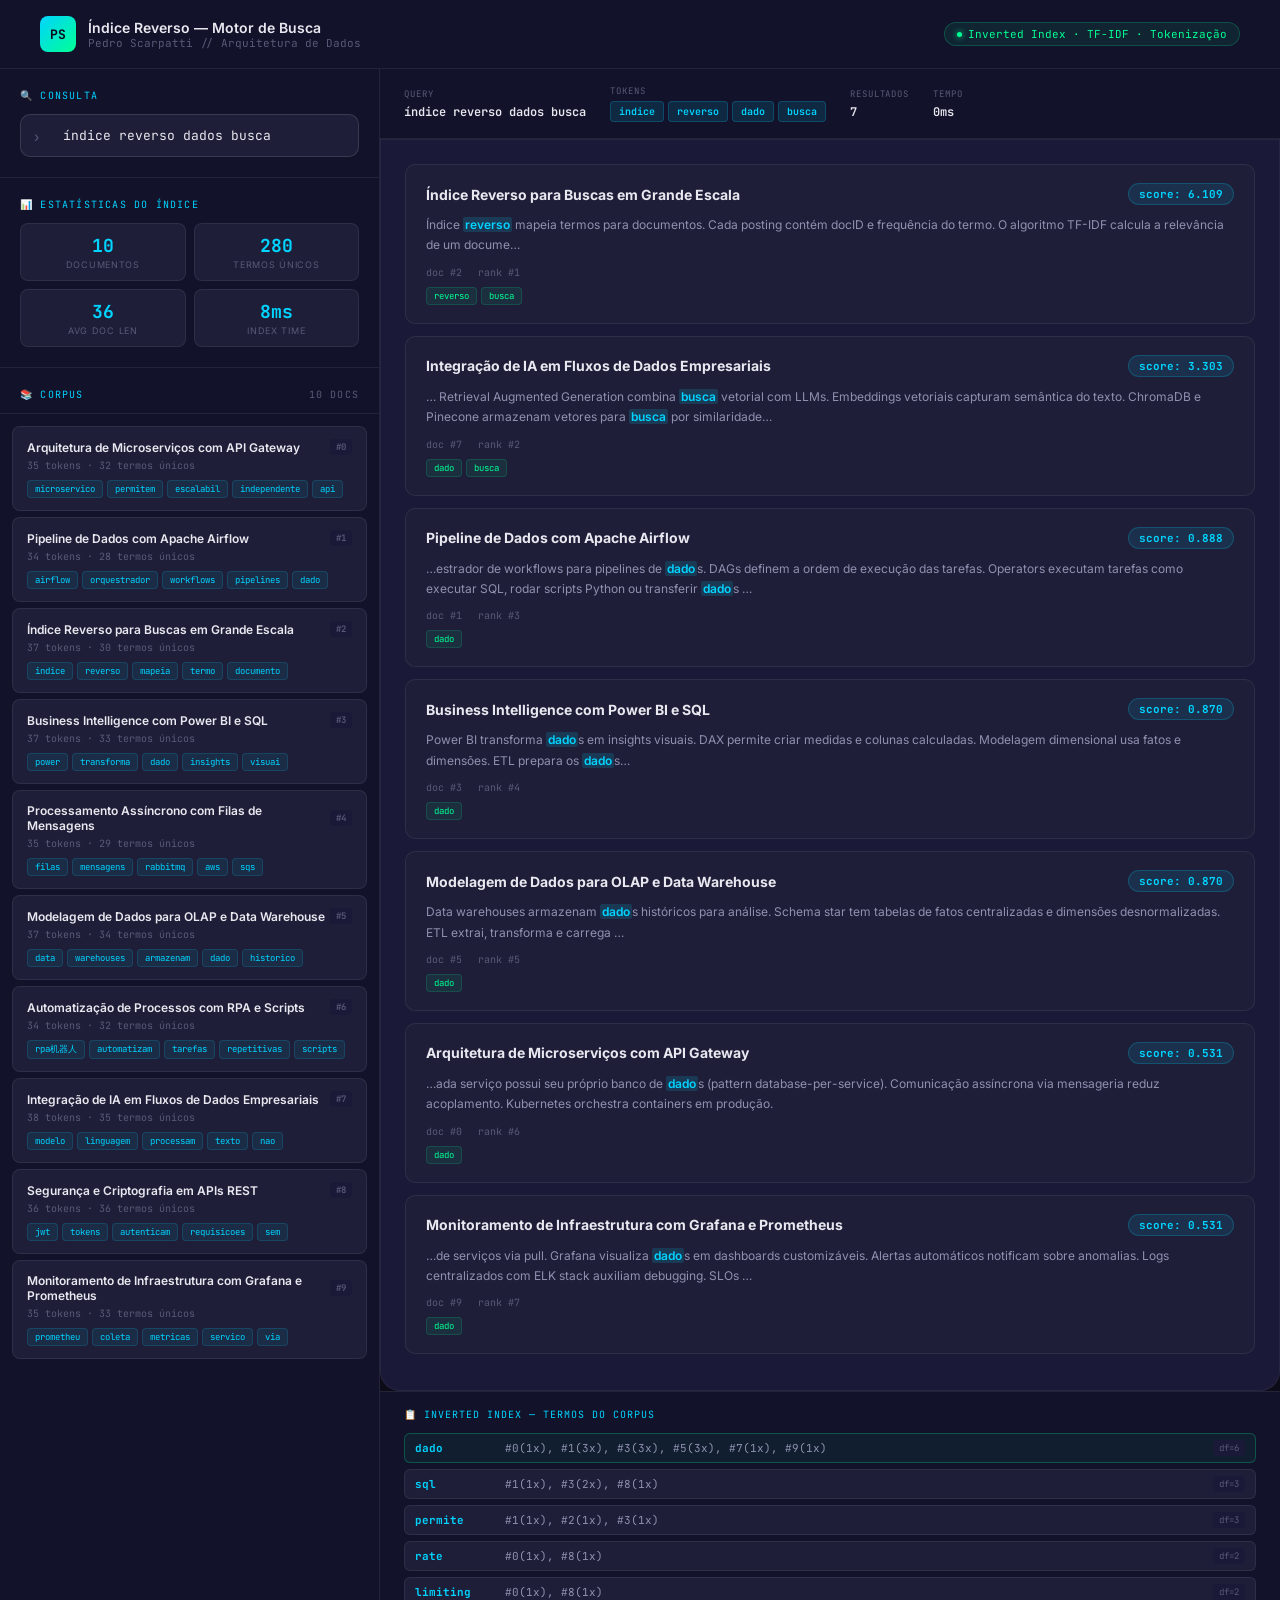
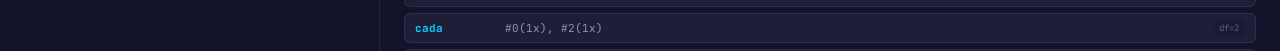
<file: projects/motor-de-busca.html>
<!DOCTYPE html>
<html lang="pt-BR">
<head>
  <meta charset="UTF-8"/>
  <meta name="viewport" content="width=device-width, initial-scale=1.0"/>
  <title>Motor de Busca com Índice Reverso — Pedro Scarpatti</title>
  <link href="https://fonts.googleapis.com/css2?family=JetBrains+Mono:wght@400;500;700&family=Inter:wght@300;400;500;600;700;800;900&display=swap" rel="stylesheet"/>
  <style>
    :root {
      --bg: #0c0c18;
      --bg2: #12122a;
      --bg3: #1a1a38;
      --surface: #1e1e38;
      --surface2: #252545;
      --border: rgba(255,255,255,0.07);
      --border2: rgba(255,255,255,0.12);
      --text: #e8e8f0;
      --text2: #9090b0;
      --text3: #5a5a78;
      --accent: #00d4ff;
      --accent2: #00ff94;
      --accent3: #ff2d6b;
      --warning: #ffb020;
      --font: 'Inter', system-ui, sans-serif;
      --mono: 'JetBrains Mono', monospace;
    }

    *, *::before, *::after { box-sizing: border-box; margin: 0; padding: 0; }

    body {
      font-family: var(--font);
      background: var(--bg);
      color: var(--text);
      min-height: 100vh;
      display: flex;
      flex-direction: column;
    }

    /* ── HEADER ── */
    .header {
      display: flex;
      align-items: center;
      justify-content: space-between;
      padding: 16px 40px;
      background: var(--bg2);
      border-bottom: 1px solid var(--border);
      flex-shrink: 0;
    }
    .header-brand {
      display: flex;
      align-items: center;
      gap: 12px;
    }
    .header-logo {
      width: 36px; height: 36px;
      background: linear-gradient(135deg, var(--accent), var(--accent2));
      border-radius: 8px;
      display: flex; align-items: center; justify-content: center;
      font-family: var(--mono); font-size: 13px; font-weight: 700;
      color: #0c0c18;
    }
    .header-title {
      font-size: 14px; font-weight: 600;
      color: var(--text);
    }
    .header-sub {
      font-size: 11px; color: var(--text3);
      font-family: var(--mono);
    }
    .header-badge {
      display: flex; align-items: center; gap: 6px;
      font-size: 11px; font-family: var(--mono);
      color: var(--accent2);
      background: rgba(0,255,148,0.08);
      border: 1px solid rgba(0,255,148,0.2);
      border-radius: 20px;
      padding: 4px 12px;
    }
    .header-badge::before {
      content: ''; width: 5px; height: 5px;
      background: var(--accent2); border-radius: 50%;
      box-shadow: 0 0 6px var(--accent2);
    }

    /* ── MAIN LAYOUT ── */
    .main {
      display: grid;
      grid-template-columns: 380px 1fr;
      flex: 1;
      min-height: 0;
      overflow: hidden;
    }

    /* ── PANEL: INPUT / DOCS ── */
    .panel-left {
      background: var(--bg2);
      border-right: 1px solid var(--border);
      display: flex;
      flex-direction: column;
      overflow: hidden;
    }
    .panel-section {
      padding: 20px;
      border-bottom: 1px solid var(--border);
    }
    .panel-label {
      font-family: var(--mono);
      font-size: 10px;
      text-transform: uppercase;
      letter-spacing: 0.12em;
      color: var(--accent);
      margin-bottom: 12px;
      display: flex;
      align-items: center;
      justify-content: space-between;
    }
    .panel-label .count {
      color: var(--text3);
      font-size: 10px;
    }

    .search-input-wrap {
      position: relative;
    }
    .search-input {
      width: 100%;
      background: var(--surface);
      border: 1px solid var(--border2);
      border-radius: 10px;
      padding: 12px 16px 12px 42px;
      font-family: var(--mono);
      font-size: 13px;
      color: var(--text);
      outline: none;
      transition: border-color 0.2s, box-shadow 0.2s;
    }
    .search-input:focus {
      border-color: var(--accent);
      box-shadow: 0 0 0 3px rgba(0,212,255,0.1);
    }
    .search-input::placeholder { color: var(--text3); }
    .search-icon {
      position: absolute;
      left: 14px; top: 50%;
      transform: translateY(-50%);
      font-size: 14px;
      color: var(--text3);
      pointer-events: none;
    }

    /* Stats row */
    .stats-row {
      display: grid;
      grid-template-columns: 1fr 1fr;
      gap: 8px;
    }
    .stat-box {
      background: var(--surface);
      border: 1px solid var(--border);
      border-radius: 8px;
      padding: 10px 12px;
      text-align: center;
    }
    .stat-val {
      font-family: var(--mono);
      font-size: 18px;
      font-weight: 700;
      color: var(--accent);
      display: block;
    }
    .stat-label {
      font-size: 9px;
      text-transform: uppercase;
      letter-spacing: 0.08em;
      color: var(--text3);
      margin-top: 2px;
      display: block;
    }

    /* Document list */
    .docs-list {
      flex: 1;
      overflow-y: auto;
      padding: 12px;
      display: flex;
      flex-direction: column;
      gap: 6px;
    }
    .doc-item {
      background: var(--surface);
      border: 1px solid var(--border);
      border-radius: 8px;
      padding: 12px 14px;
      cursor: pointer;
      transition: all 0.15s;
      position: relative;
    }
    .doc-item:hover, .doc-item.active {
      border-color: rgba(0,212,255,0.3);
      background: rgba(0,212,255,0.05);
    }
    .doc-item.active {
      border-color: var(--accent);
      box-shadow: 0 0 0 1px var(--accent);
    }
    .doc-title {
      font-size: 12px;
      font-weight: 600;
      color: var(--text);
      margin-bottom: 4px;
      display: flex;
      align-items: center;
      justify-content: space-between;
    }
    .doc-id {
      font-family: var(--mono);
      font-size: 9px;
      color: var(--text3);
      background: var(--bg3);
      padding: 2px 6px;
      border-radius: 4px;
    }
    .doc-meta {
      font-size: 10px;
      color: var(--text3);
      font-family: var(--mono);
    }
    .doc-terms {
      display: flex;
      flex-wrap: wrap;
      gap: 4px;
      margin-top: 8px;
    }
    .doc-term {
      font-family: var(--mono);
      font-size: 9px;
      padding: 2px 7px;
      background: rgba(0,212,255,0.08);
      border: 1px solid rgba(0,212,255,0.15);
      border-radius: 4px;
      color: var(--accent);
    }

    /* ── RIGHT: RESULTS + INDEX ── */
    .panel-right {
      display: flex;
      flex-direction: column;
      overflow: hidden;
    }

    /* Query analysis */
    .query-analysis {
      background: var(--bg2);
      border-bottom: 1px solid var(--border);
      padding: 16px 24px;
      display: flex;
      align-items: center;
      gap: 24px;
      flex-wrap: wrap;
    }
    .qa-block {
      display: flex;
      flex-direction: column;
      gap: 4px;
    }
    .qa-label {
      font-family: var(--mono);
      font-size: 9px;
      text-transform: uppercase;
      letter-spacing: 0.1em;
      color: var(--text3);
    }
    .qa-value {
      font-family: var(--mono);
      font-size: 12px;
      font-weight: 600;
      color: var(--text);
    }
    .qa-tokens {
      display: flex;
      flex-wrap: wrap;
      gap: 4px;
    }
    .qa-token {
      font-family: var(--mono);
      font-size: 10px;
      padding: 3px 8px;
      border-radius: 4px;
      font-weight: 600;
    }
    .qa-token.q { background: rgba(0,212,255,0.12); color: var(--accent); border: 1px solid rgba(0,212,255,0.2); }
    .qa-token.s { background: rgba(0,255,148,0.1); color: var(--accent2); border: 1px solid rgba(0,255,148,0.2); }
    .qa-token.nf { background: rgba(255,45,107,0.1); color: var(--accent3); border: 1px solid rgba(255,45,107,0.2); }

    /* Results area */
    .results-area {
      flex: 1;
      overflow-y: auto;
      padding: 24px;
      background: var(--bg3);
      border-radius: 0 0 20px 20px;
      border: 1px solid rgba(255,255,255,0.05);
    }
    .results-empty {
      height: 100%;
      display: flex;
      flex-direction: column;
      align-items: center;
      justify-content: center;
      color: var(--text3);
      gap: 12px;
    }
    .results-empty-icon { font-size: 48px; opacity: 0.4; }
    .results-empty-text { font-size: 14px; }
    .results-empty-sub { font-size: 12px; font-family: var(--mono); color: var(--text3); }

    /* Index viewer */
    .index-section {
      border-top: 1px solid var(--border);
      background: var(--bg2);
      padding: 16px 24px;
      max-height: 260px;
      overflow-y: auto;
    }
    .index-header {
      display: flex;
      align-items: center;
      justify-content: space-between;
      margin-bottom: 12px;
    }
    .index-title {
      font-family: var(--mono);
      font-size: 10px;
      text-transform: uppercase;
      letter-spacing: 0.1em;
      color: var(--accent);
    }
    .index-grid {
      display: flex;
      flex-direction: column;
      gap: 6px;
    }
    .index-row {
      display: flex;
      align-items: center;
      gap: 10px;
      font-family: var(--mono);
      font-size: 11px;
      padding: 6px 10px;
      background: var(--surface);
      border: 1px solid var(--border);
      border-radius: 6px;
      transition: all 0.15s;
    }
    .index-row:hover {
      border-color: rgba(0,212,255,0.2);
      background: rgba(0,212,255,0.04);
    }
    .index-row.related {
      border-color: rgba(0,255,148,0.25);
      background: rgba(0,255,148,0.05);
    }
    .index-term {
      color: var(--accent);
      font-weight: 700;
      min-width: 80px;
    }
    .index-docs {
      color: var(--text2);
      flex: 1;
    }
    .index-df {
      color: var(--text3);
      font-size: 9px;
      background: var(--bg3);
      padding: 2px 6px;
      border-radius: 4px;
    }

    /* Result cards */
    .result-card {
      background: var(--surface);
      border: 1px solid var(--border);
      border-radius: 10px;
      padding: 18px 20px;
      margin-bottom: 12px;
      transition: all 0.15s;
      animation: fadeUp 0.25s ease-out both;
    }
    .result-card:hover {
      border-color: rgba(0,212,255,0.2);
      transform: translateX(4px);
    }
    .result-card-header {
      display: flex;
      align-items: center;
      justify-content: space-between;
      margin-bottom: 10px;
    }
    .result-doc-title {
      font-size: 14px;
      font-weight: 700;
      color: var(--text);
    }
    .result-score {
      font-family: var(--mono);
      font-size: 11px;
      font-weight: 700;
      padding: 3px 10px;
      border-radius: 20px;
      background: rgba(0,212,255,0.1);
      border: 1px solid rgba(0,212,255,0.2);
      color: var(--accent);
    }
    .result-snippet {
      font-size: 12px;
      color: var(--text2);
      line-height: 1.7;
      margin-bottom: 10px;
    }
    .result-snippet mark {
      background: rgba(0,212,255,0.15);
      color: var(--accent);
      border-radius: 2px;
      padding: 0 2px;
      font-weight: 600;
    }
    .result-meta {
      display: flex;
      gap: 16px;
      font-family: var(--mono);
      font-size: 10px;
      color: var(--text3);
    }
    .result-hits {
      display: flex;
      flex-wrap: wrap;
      gap: 4px;
      margin-top: 8px;
    }
    .hit-badge {
      font-family: var(--mono);
      font-size: 9px;
      padding: 2px 7px;
      border-radius: 4px;
      background: rgba(0,255,148,0.08);
      border: 1px solid rgba(0,255,148,0.15);
      color: var(--accent2);
    }

    @keyframes fadeUp {
      from { opacity: 0; transform: translateY(10px); }
      to { opacity: 1; transform: translateY(0); }
    }

    @media (max-width: 900px) {
      .main { grid-template-columns: 1fr; grid-template-rows: auto 1fr; }
      .panel-left { border-right: none; border-bottom: 1px solid var(--border); max-height: 320px; }
    }

    /* Scrollbar */
    ::-webkit-scrollbar { width: 4px; }
    ::-webkit-scrollbar-track { background: var(--bg); }
    ::-webkit-scrollbar-thumb { background: var(--border2); border-radius: 2px; }
  </style>
</head>
<body>

<div class="header">
  <div class="header-brand">
    <div class="header-logo">PS</div>
    <div>
      <div class="header-title">Índice Reverso — Motor de Busca</div>
      <div class="header-sub">Pedro Scarpatti // Arquitetura de Dados</div>
    </div>
  </div>
  <div class="header-badge">Inverted Index · TF-IDF · Tokenização</div>
</div>

<div class="main">

  <!-- LEFT PANEL -->
  <div class="panel-left">

    <!-- Search -->
    <div class="panel-section">
      <div class="panel-label">
        <span>🔍 Consulta</span>
      </div>
      <div class="search-input-wrap">
        <span class="search-icon">›</span>
        <input class="search-input" id="searchInput" type="text" placeholder="digite sua busca..." autocomplete="off" spellcheck="false"/>
      </div>
    </div>

    <!-- Stats -->
    <div class="panel-section">
      <div class="panel-label">📊 Estatísticas do Índice</div>
      <div class="stats-row">
        <div class="stat-box">
          <span class="stat-val" id="statDocs">0</span>
          <span class="stat-label">Documentos</span>
        </div>
        <div class="stat-box">
          <span class="stat-val" id="statTerms">0</span>
          <span class="stat-label">Termos Únicos</span>
        </div>
        <div class="stat-box">
          <span class="stat-val" id="statAvgLen">0</span>
          <span class="stat-label">Avg Doc Len</span>
        </div>
        <div class="stat-box">
          <span class="stat-val" id="statIndexTime">0ms</span>
          <span class="stat-label">Index Time</span>
        </div>
      </div>
    </div>

    <!-- Corpus -->
    <div class="panel-section" style="padding-bottom:0;">
      <div class="panel-label">
        <span>📚 Corpus</span>
        <span class="count" id="docCountLabel">0 docs</span>
      </div>
    </div>
    <div class="docs-list" id="docsList"></div>

  </div>

  <!-- RIGHT PANEL -->
  <div class="panel-right">

    <!-- Query Analysis -->
    <div class="query-analysis" id="queryAnalysis" style="display:none;">
      <div class="qa-block">
        <span class="qa-label">Query</span>
        <span class="qa-value" id="qaQuery">—</span>
      </div>
      <div class="qa-block">
        <span class="qa-label">Tokens</span>
        <div class="qa-tokens" id="qaTokens"></div>
      </div>
      <div class="qa-block">
        <span class="qa-label">Resultados</span>
        <span class="qa-value" id="qaResults">0</span>
      </div>
      <div class="qa-block">
        <span class="qa-label">Tempo</span>
        <span class="qa-value" id="qaTime">—</span>
      </div>
    </div>

    <!-- Results -->
    <div class="results-area" id="resultsArea">
      <div class="results-empty" id="resultsEmpty">
        <div class="results-empty-icon">🔎</div>
        <div class="results-empty-text">Digite uma consulta para buscar</div>
        <div class="results-empty-sub">Índice reverso com ranking TF-IDF</div>
      </div>
      <div id="resultsList"></div>
    </div>

    <!-- Index Viewer -->
    <div class="index-section" id="indexSection">
      <div class="index-header">
        <span class="index-title">📋 Inverted Index — termos do corpus</span>
      </div>
      <div class="index-grid" id="indexGrid"></div>
    </div>

  </div>
</div>

<script>
/* ============================================================
   INVERTED INDEX SEARCH ENGINE
   Demonstrates: tokenização, índice reverso, TF-IDF, ranking
   ============================================================ */

const CORPUS = [
  {
    id: 0,
    title: "Arquitetura de Microserviços com API Gateway",
    content: "Microserviços permitem escalabilidade independente. Um API Gateway gerencia autenticação, roteamento e rate limiting. Cada serviço possui seu próprio banco de dados (pattern database-per-service). Comunicação assíncrona via mensageria reduz acoplamento. Kubernetes orchestra containers em produção."
  },
  {
    id: 1,
    title: "Pipeline de Dados com Apache Airflow",
    content: "Airflow é um orquestrador de workflows para pipelines de dados. DAGs definem a ordem de execução das tarefas. Operators executam tarefas como executar SQL, rodar scripts Python ou transferir dados entre bancos. XCom permite comunicação entre tarefas. O scheduler reagenda tarefas falhadas automaticamente."
  },
  {
    id: 2,
    title: "Índice Reverso para Buscas em Grande Escala",
    content: "Índice reverso mapeia termos para documentos. Cada posting contém docID e frequência do termo. O algoritmo TF-IDF calcula a relevância de um documento para uma consulta. BM25 é uma versão melhorada do TF-IDF que considera a duração do documento. Indexação incremental permite atualizar o índice sem reprocessar tudo."
  },
  {
    id: 3,
    title: "Business Intelligence com Power BI e SQL",
    content: "Power BI transforma dados em insights visuais. DAX permite criar medidas e colunas calculadas. Modelagem dimensional usa fatos e dimensões. ETL prepara os dados para análise. SQL Server Integration Services orquestra a carga de dados. Dashboards em tempo real auxiliam na tomada de decisão."
  },
  {
    id: 4,
    title: "Processamento Assíncrono com Filas de Mensagens",
    content: "Filas de mensagens como RabbitMQ ou AWS SQS desacoplam produtores de consumidores. Dead letter queues capturam mensagens que falharam no processamento. Acknowledgment garante que a mensagem foi processada. Retry exponential backoff trata falhas transitórias. Filas FIFO preservam ordem de mensagens."
  },
  {
    id: 5,
    title: "Modelagem de Dados para OLAP e Data Warehouse",
    content: "Data warehouses armazenam dados históricos para análise. Schema star tem tabelas de fatos centralizadas e dimensões desnormalizadas. ETL extrai, transforma e carrega dados de sistemas operacionais. Particionamento melhora performance de consultas em grandes volumes. Índices columnstore otimizam queries analíticas."
  },
  {
    id: 6,
    title: "Automatização de Processos com RPA e Scripts",
    content: "RPA机器人 automatizam tarefas repetitivas. Scripts Python com Selenium interagem com interfaces web. Agentes inteligentes usam LLMs para tomar decisões. Automação de planilhas reduz trabalho manual. Integração com APIs expande capacidades dos robôs. Monitoramento de robôs garante disponibilidade."
  },
  {
    id: 7,
    title: "Integração de IA em Fluxos de Dados Empresariais",
    content: "Modelos de linguagem processam texto não estruturado. Retrieval Augmented Generation combina busca vetorial com LLMs. Embeddings vetoriais capturam semântica do texto. ChromaDB e Pinecone armazenam vetores para busca por similaridade. Fine-tuning adapta modelos ao domínio específico. Prompts engineerados otimizam respostas."
  },
  {
    id: 8,
    title: "Segurança e Criptografia em APIs REST",
    content: "JWT tokens autenticam requisições sem estado. OAuth 2.0 com PKCE é recomendado para aplicações públicas. HTTPS obrigatório em produção. Rate limiting previne ataques de força bruta. Input validation protege contra SQL injection e XSS. Logs de auditoria registram acessos sensíveis."
  },
  {
    id: 9,
    title: "Monitoramento de Infraestrutura com Grafana e Prometheus",
    content: "Prometheus coleta métricas de serviços via pull. Grafana visualiza dados em dashboards customizáveis. Alertas automáticos notificam sobre anomalias. Logs centralizados com ELK stack auxiliam debugging. SLOs definem metas de disponibilidade. tracing distribuído com Jaeger identifica gargalos."
  }
];

// ── TOKENIZER
function tokenize(text) {
  return text
    .toLowerCase()
    .normalize('NFD')
    .replace(/\p{Diacritic}/gu, '')
    .replace(/[^\p{L}\p{N}\s]/gu, ' ')
    .split(/\s+/u)
    .filter(t => t.length > 2 && !STOP_WORDS.has(t));
}

const STOP_WORDS = new Set([
  'para', 'com', 'uma', 'que', 'dos', 'das', 'dos', 'seu', 'sua',
  'por', 'mais', 'como', 'também', 'seus', 'suas', 'seja', 'podem',
  'este', 'esta', 'estes', 'estas', 'entre', 'são', 'ser', 'ou',
  'e', 'a', 'o', 'de', 'do', 'da', 'em', 'um', 'uma', 'para'
]);

// ── STEMMER (simplificado - suffix stripping)
function stem(word) {
  const suffixes = ['amento','imentos','ção','ções','mente','idade','arias',
                    'istas','dores','ores','ância','ância','logia','ância'];
  for (const suf of suffixes) {
    if (word.endsWith(suf) && word.length > suf.length + 3) {
      return word.slice(0, -suf.length);
    }
  }
  const plurals = ['ais','eis','is','os','us'];
  for (const suf of plurals) {
    if (word.endsWith(suf) && word.length > suf.length + 2) {
      return word.slice(0, -1);
    }
  }
  return word;
}

// ── BUILD INVERTED INDEX
function buildIndex(docs) {
  const start = performance.now();
  const index = {};
  const docLengths = [];
  const N = docs.length;

  docs.forEach(doc => {
    const tokens = tokenize(doc.content + ' ' + doc.title);
    const termFreq = {};

    tokens.forEach(token => {
      const term = stem(token);
      termFreq[term] = (termFreq[term] || 0) + 1;
    });

    docLengths.push(tokens.length);

    Object.entries(termFreq).forEach(([term, tf]) => {
      if (!index[term]) {
        index[term] = { df: 0, postings: [] };
      }
      index[term].postings.push({ docId: doc.id, tf });
      index[term].df++;
    });
  });

  const avgDL = docLengths.reduce((a, b) => a + b, 0) / N;
  const indexTime = Math.round(performance.now() - start);

  return { index, docLengths, avgDL, N, indexTime };
}

// ── TF-IDF SCORING
function computeTFIDF(query, index, docLengths, avgDL, N) {
  const scores = {};
  const queryTokens = [...new Set(tokenize(query).map(stem))];
  const K1 = 1.5, B = 0.75;

  queryTokens.forEach(term => {
    if (!index[term]) return;
    const idf = Math.log((N - index[term].df + 0.5) / (index[term].df + 0.5) + 1);
    index[term].postings.forEach(posting => {
      const tf = posting.tf;
      const dl = docLengths[posting.docId] || 1;
      const score = idf * (tf * (K1 + 1)) / (tf + K1 * (1 - B + B * dl / avgDL));
      scores[posting.docId] = (scores[posting.docId] || 0) + score;
    });
  });

  return Object.entries(scores)
    .map(([docId, score]) => ({ docId: parseInt(docId), score }))
    .sort((a, b) => b.score - a.score);
}

// ── SNIPPET WITH HIGHLIGHTS
function getSnippet(doc, query) {
  const queryTerms = tokenize(query).map(stem);
  const content = doc.content;
  const lower = content.toLowerCase();
  let bestPos = 0, bestScore = -1;

  queryTerms.forEach(term => {
    const pos = lower.indexOf(term);
    if (pos !== -1 && pos > bestScore) { bestScore = pos; bestPos = pos; }
  });

  const start = Math.max(0, bestPos - 40);
  const end = Math.min(content.length, bestPos + 140);
  let snippet = content.slice(start, end);
  if (start > 0) snippet = '…' + snippet;
  if (end < content.length) snippet = snippet + '…';

  queryTerms.forEach(term => {
    const regex = new RegExp(`(${term})`, 'gi');
    snippet = snippet.replace(regex, '<mark>$1</mark>');
  });

  return snippet;
}

// ── BUILD & RENDER
const { index, docLengths, avgDL, N, indexTime } = buildIndex(CORPUS);

// Stats
document.getElementById('statDocs').textContent = N;
document.getElementById('statTerms').textContent = Object.keys(index).length;
document.getElementById('statAvgLen').textContent = Math.round(avgDL);
document.getElementById('statIndexTime').textContent = indexTime + 'ms';
document.getElementById('docCountLabel').textContent = N + ' docs';

// Docs list
const docsList = document.getElementById('docsList');
CORPUS.forEach(doc => {
  const tokens = tokenize(doc.content + ' ' + doc.title);
  const uniqueTerms = [...new Set(tokens.map(stem))];
  const item = document.createElement('div');
  item.className = 'doc-item';
  item.dataset.id = doc.id;
  item.innerHTML = `
    <div class="doc-title">
      <span>${doc.title}</span>
      <span class="doc-id">#${doc.id}</span>
    </div>
    <div class="doc-meta">${tokens.length} tokens · ${uniqueTerms.length} termos únicos</div>
    <div class="doc-terms">
      ${uniqueTerms.slice(0, 5).map(t => `<span class="doc-term">${t}</span>`).join('')}
    </div>`;
  item.addEventListener('click', () => selectDoc(doc.id));
  docsList.appendChild(item);
});

// Index viewer
const indexGrid = document.getElementById('indexGrid');
const sortedTerms = Object.entries(index).sort((a, b) => b[1].df - a[1].df);
sortedTerms.slice(0, 40).forEach(([term, data]) => {
  const row = document.createElement('div');
  row.className = 'index-row';
  row.dataset.term = term;
  row.innerHTML = `
    <span class="index-term">${term}</span>
    <span class="index-docs">${data.postings.map(p => `#${p.docId}(${p.tf}x)`).join(', ')}</span>
    <span class="index-df">df=${data.df}</span>`;
  indexGrid.appendChild(row);
});

// ── SEARCH
const searchInput = document.getElementById('searchInput');
const resultsEmpty = document.getElementById('resultsEmpty');
const resultsList = document.getElementById('resultsList');
const queryAnalysis = document.getElementById('queryAnalysis');

function doSearch() {
  const query = searchInput.value.trim();
  if (!query) {
    queryAnalysis.style.display = 'none';
    resultsEmpty.style.display = 'flex';
    resultsList.innerHTML = '';
    document.querySelectorAll('.index-row').forEach(r => r.classList.remove('related'));
    document.querySelectorAll('.doc-item').forEach(d => d.classList.remove('active'));
    return;
  }

  const t0 = performance.now();
  const ranked = computeTFIDF(query, index, docLengths, avgDL, N);
  const elapsed = Math.round(performance.now() - t0);

  // Query analysis
  queryAnalysis.style.display = 'flex';
  document.getElementById('qaQuery').textContent = query;
  document.getElementById('qaResults').textContent = ranked.length;
  document.getElementById('qaTime').textContent = elapsed + 'ms';

  const tokens = tokenize(query);
  const stems = [...new Set(tokens.map(stem))];
  document.getElementById('qaTokens').innerHTML = stems.map(s =>
    `<span class="qa-token q">${s}</span>`
  ).join('');

  // Highlight index rows for query terms
  document.querySelectorAll('.index-row').forEach(row => {
    const term = row.dataset.term;
    row.classList.toggle('related', stems.includes(term));
  });

  // Render results
  resultsEmpty.style.display = 'none';
  resultsList.innerHTML = ranked.map(({ docId, score }, i) => {
    const doc = CORPUS[docId];
    const snippet = getSnippet(doc, query);
    const queryTerms = [...new Set(tokenize(query).map(stem))];
    const hits = queryTerms.filter(t => {
      const fullText = (doc.title + ' ' + doc.content).toLowerCase();
      return fullText.includes(t);
    });
    return `
    <div class="result-card" style="animation-delay:${i * 0.05}s">
      <div class="result-card-header">
        <span class="result-doc-title">${doc.title}</span>
        <span class="result-score">score: ${score.toFixed(3)}</span>
      </div>
      <div class="result-snippet">${snippet}</div>
      <div class="result-meta">
        <span>doc #${docId}</span>
        <span>rank #${i + 1}</span>
      </div>
      ${hits.length ? `<div class="result-hits">${hits.map(h => `<span class="hit-badge">${h}</span>`).join('')}</div>` : ''}
    </div>`;
  }).join('');
}

searchInput.addEventListener('input', doSearch);

// ── SELECT DOC (highlight in index)
function selectDoc(id) {
  document.querySelectorAll('.doc-item').forEach(d => d.classList.remove('active'));
  document.querySelector(`.doc-item[data-id="${id}"]`)?.classList.add('active');
}

// Initial search hint
searchInput.value = 'índice reverso dados busca';
doSearch();
</script>
</body>
</html>
</file>
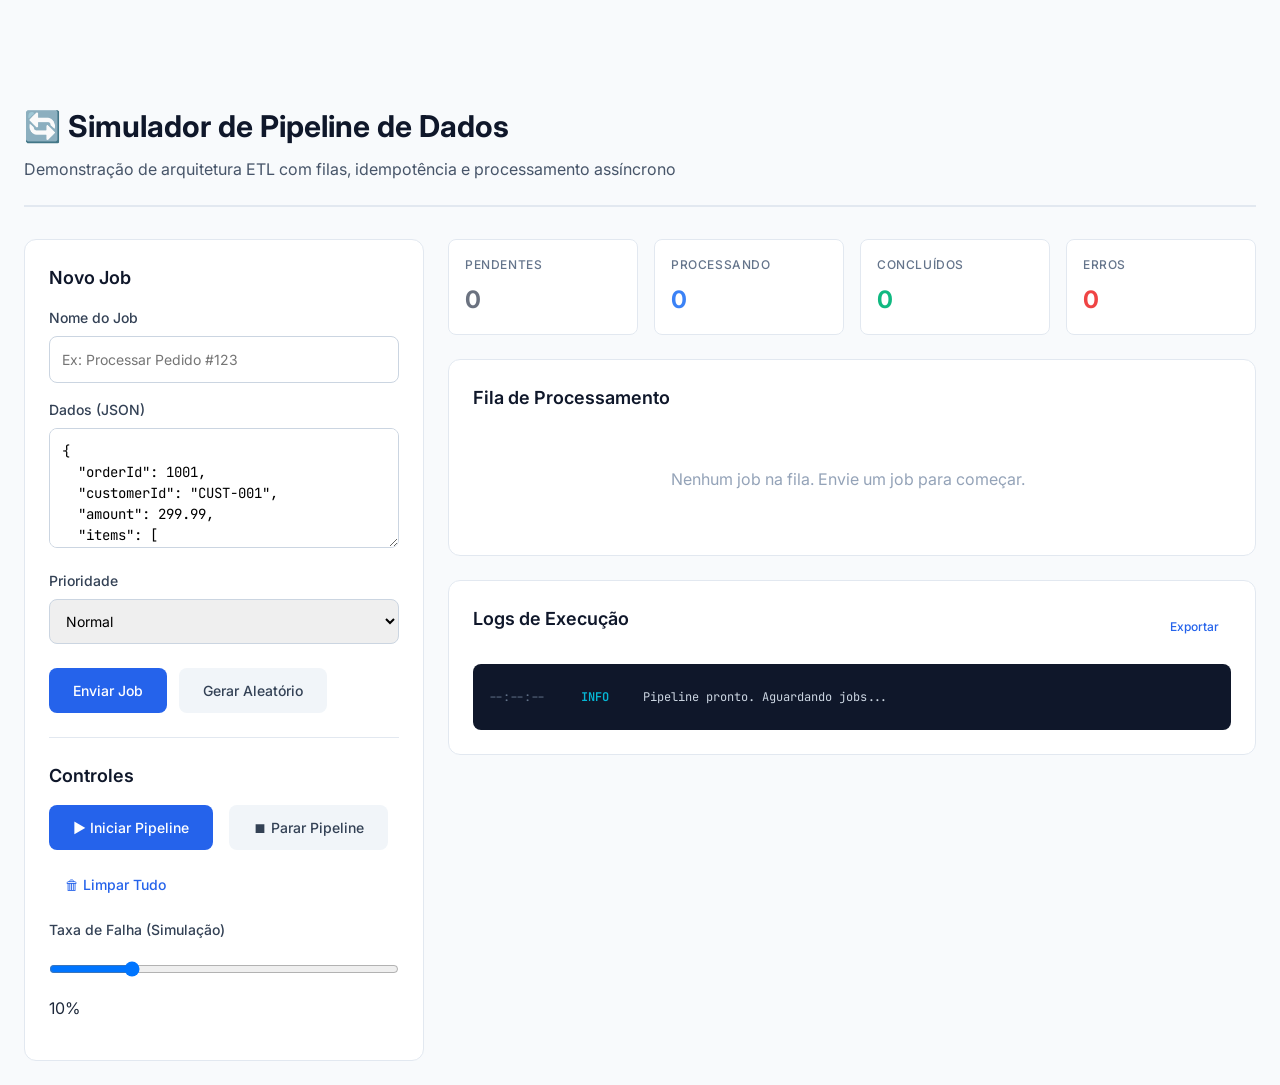
<file: projects/pipeline-simulator.html>
<!DOCTYPE html>
<html lang="pt-BR">

<head>
    <meta charset="UTF-8">
    <meta name="viewport" content="width=device-width, initial-scale=1.0">
    <title>Simulador de Pipeline ETL — Pedro Scarpatti</title>

    <link rel="stylesheet" href="../css/variables.css">
    <link rel="stylesheet" href="../css/base.css">
    <link rel="stylesheet" href="../css/layout.css">
    <link rel="stylesheet" href="../css/components.css">
    <link rel="stylesheet" href="../css/pipeline-simulator.css">
</head>

<body>
    <div class="pipeline-page">
        <div class="pipeline-container">
            <header class="pipeline-header">
                <h1>🔄 Simulador de Pipeline de Dados</h1>
                <p>Demonstração de arquitetura ETL com filas, idempotência e processamento assíncrono</p>
            </header>

            <div class="pipeline-grid">
                <!-- Painel de Entrada -->
                <aside class="input-panel">
                    <h2>Novo Job</h2>

                    <form id="job-form">
                        <div class="form-group">
                            <label for="job-name">Nome do Job</label>
                            <input type="text" id="job-name" placeholder="Ex: Processar Pedido #123" required>
                        </div>

                        <div class="form-group">
                            <label for="job-data">Dados (JSON)</label>
                            <textarea id="job-data" placeholder='{"orderId": 123, "amount": 99.99}' required>{
  "orderId": 1001,
  "customerId": "CUST-001",
  "amount": 299.99,
  "items": [
    {"sku": "PROD-001", "qty": 2},
    {"sku": "PROD-002", "qty": 1}
  ]
}</textarea>
                        </div>

                        <div class="form-group">
                            <label for="job-priority">Prioridade</label>
                            <select id="job-priority">
                                <option value="0">Normal</option>
                                <option value="1">Alta</option>
                                <option value="2">Crítica</option>
                            </select>
                        </div>

                        <div class="form-actions">
                            <button type="submit" class="btn btn-primary">Enviar Job</button>
                            <button type="button" id="btn-generate" class="btn btn-secondary">Gerar Aleatório</button>
                        </div>
                    </form>

                    <hr style="margin: 24px 0; border: none; border-top: 1px solid #e2e8f0;">

                    <h2>Controles</h2>
                    <div class="controls-section">
                        <button id="btn-start" class="btn btn-primary">▶ Iniciar Pipeline</button>
                        <button id="btn-stop" class="btn btn-secondary">⏹ Parar Pipeline</button>
                        <button id="btn-clear" class="btn btn-ghost">🗑 Limpar Tudo</button>
                    </div>

                    <div class="form-group" style="margin-top: 16px;">
                        <label>Taxa de Falha (Simulação)</label>
                        <input type="range" id="failure-rate" min="0" max="50" value="10">
                        <span id="failure-rate-value">10%</span>
                    </div>
                </aside>

                <!-- Painel de Dashboard -->
                <main class="dashboard-panel">
                    <!-- Métricas -->
                    <div class="metrics-grid">
                        <div class="metric-card pending">
                            <h3>Pendentes</h3>
                            <div class="metric-value" id="metric-pending">0</div>
                        </div>
                        <div class="metric-card processing">
                            <h3>Processando</h3>
                            <div class="metric-value" id="metric-processing">0</div>
                        </div>
                        <div class="metric-card completed">
                            <h3>Concluídos</h3>
                            <div class="metric-value" id="metric-completed">0</div>
                        </div>
                        <div class="metric-card error">
                            <h3>Erros</h3>
                            <div class="metric-value" id="metric-error">0</div>
                        </div>
                    </div>

                    <!-- Fila -->
                    <section class="queue-section">
                        <h2>Fila de Processamento</h2>
                        <div class="queue-container" id="queue-container">
                            <p style="color: #94a3b8; text-align: center; padding: 40px;">
                                Nenhum job na fila. Envie um job para começar.
                            </p>
                        </div>
                    </section>

                    <!-- Logs -->
                    <section class="log-section">
                        <div
                            style="display: flex; justify-content: space-between; align-items: center; margin-bottom: 16px;">
                            <h2>Logs de Execução</h2>
                            <button id="btn-export-logs" class="btn btn-ghost"
                                style="padding: 4px 12px; font-size: 12px;">
                                Exportar
                            </button>
                        </div>
                        <div class="log-container" id="log-container">
                            <div class="log-entry">
                                <span class="log-timestamp">--:--:--</span>
                                <span class="log-level info">INFO</span>
                                <span class="log-message">Pipeline pronto. Aguardando jobs...</span>
                            </div>
                        </div>
                    </section>
                </main>
            </div>
        </div>
    </div>

    <script type="module" src="../js/pipeline-simulator.js"></script>
</body>

</html>
</file>
<file: css/variables.css>
/* ============================================
   CSS VARIABLES - Design System
   ============================================ */

:root {
    /* Cores Principais */
    --color-primary: #2563eb;
    --color-primary-dark: #1d4ed8;
    --color-primary-light: #3b82f6;
    --color-primary-50: #eff6ff;
    
    /* Cores Secundárias */
    --color-secondary: #0f172a;
    --color-secondary-light: #1e293b;
    --color-secondary-lighter: #334155;
    
    /* Cores de Estado */
    --color-success: #10b981;
    --color-warning: #f59e0b;
    --color-error: #ef4444;
    --color-info: #06b6d4;
    
    /* Cores de Status do Pipeline */
    --status-pending: #6b7280;
    --status-processing: #3b82f6;
    --status-completed: #10b981;
    --status-error: #ef4444;
    
    /* Cores Neutras */
    --color-white: #ffffff;
    --color-gray-50: #f8fafc;
    --color-gray-100: #f1f5f9;
    --color-gray-200: #e2e8f0;
    --color-gray-300: #cbd5e1;
    --color-gray-400: #94a3b8;
    --color-gray-500: #64748b;
    --color-gray-600: #475569;
    --color-gray-700: #334155;
    --color-gray-800: #1e293b;
    --color-gray-900: #0f172a;
    
    /* Tipografia */
    --font-family-base: 'Inter', -apple-system, BlinkMacSystemFont, 'Segoe UI', Roboto, sans-serif;
    --font-family-mono: 'JetBrains Mono', 'Fira Code', Consolas, monospace;
    
    --font-size-xs: 0.75rem;
    --font-size-sm: 0.875rem;
    --font-size-base: 1rem;
    --font-size-lg: 1.125rem;
    --font-size-xl: 1.25rem;
    --font-size-2xl: 1.5rem;
    --font-size-3xl: 1.875rem;
    --font-size-4xl: 2.25rem;
    --font-size-5xl: 3rem;
    
    --font-weight-normal: 400;
    --font-weight-medium: 500;
    --font-weight-semibold: 600;
    --font-weight-bold: 700;
    
    --line-height-tight: 1.25;
    --line-height-normal: 1.5;
    --line-height-relaxed: 1.75;
    
    /* Espaçamento */
    --space-1: 0.25rem;
    --space-2: 0.5rem;
    --space-3: 0.75rem;
    --space-4: 1rem;
    --space-5: 1.25rem;
    --space-6: 1.5rem;
    --space-8: 2rem;
    --space-10: 2.5rem;
    --space-12: 3rem;
    --space-16: 4rem;
    --space-20: 5rem;
    --space-24: 6rem;
    
    /* Bordas */
    --border-radius-sm: 0.25rem;
    --border-radius-md: 0.375rem;
    --border-radius-lg: 0.5rem;
    --border-radius-xl: 0.75rem;
    --border-radius-2xl: 1rem;
    --border-radius-full: 9999px;
    
    /* Sombras */
    --shadow-sm: 0 1px 2px 0 rgb(0 0 0 / 0.05);
    --shadow-md: 0 4px 6px -1px rgb(0 0 0 / 0.1), 0 2px 4px -2px rgb(0 0 0 / 0.1);
    --shadow-lg: 0 10px 15px -3px rgb(0 0 0 / 0.1), 0 4px 6px -4px rgb(0 0 0 / 0.1);
    --shadow-xl: 0 20px 25px -5px rgb(0 0 0 / 0.1), 0 8px 10px -6px rgb(0 0 0 / 0.1);
    
    /* Transições */
    --transition-fast: 150ms ease;
    --transition-base: 200ms ease;
    --transition-slow: 300ms ease;
    
    /* Z-index */
    --z-dropdown: 100;
    --z-sticky: 200;
    --z-modal: 300;
    --z-tooltip: 400;
    
    /* Container */
    --container-max-width: 1200px;
    --container-padding: var(--space-4);
}

/* Dark mode support (pode ser ativado futuramente) */
@media (prefers-color-scheme: dark) {
    :root {
        --color-secondary: #f8fafc;
        --color-secondary-light: #e2e8f0;
        --color-secondary-lighter: #cbd5e1;
    }
}
</file>
<file: css/base.css>
/* ============================================
   BASE STYLES - Reset e elementos base
   ============================================ */

@import url('https://fonts.googleapis.com/css2?family=Inter:wght@400;500;600;700&family=JetBrains+Mono:wght@400;500&display=swap');

*, *::before, *::after {
    box-sizing: border-box;
    margin: 0;
    padding: 0;
}

html {
    scroll-behavior: smooth;
    font-size: 16px;
}

body {
    font-family: var(--font-family-base);
    font-size: var(--font-size-base);
    line-height: var(--line-height-normal);
    color: var(--color-gray-800);
    background-color: var(--color-white);
    -webkit-font-smoothing: antialiased;
    -moz-osx-font-smoothing: grayscale;
}

img, picture, video, canvas, svg {
    display: block;
    max-width: 100%;
}

input, button, textarea, select {
    font: inherit;
}

p, h1, h2, h3, h4, h5, h6 {
    overflow-wrap: break-word;
}

a {
    color: inherit;
    text-decoration: none;
}

ul, ol {
    list-style: none;
}

button {
    cursor: pointer;
    border: none;
    background: none;
}

code, pre {
    font-family: var(--font-family-mono);
    font-size: var(--font-size-sm);
}

/* Selection */
::selection {
    background-color: var(--color-primary);
    color: var(--color-white);
}

/* Scrollbar */
::-webkit-scrollbar {
    width: 8px;
    height: 8px;
}

::-webkit-scrollbar-track {
    background: var(--color-gray-100);
}

::-webkit-scrollbar-thumb {
    background: var(--color-gray-400);
    border-radius: var(--border-radius-full);
}

::-webkit-scrollbar-thumb:hover {
    background: var(--color-gray-500);
}

/* Focus styles */
:focus-visible {
    outline: 2px solid var(--color-primary);
    outline-offset: 2px;
}

/* Skip link for accessibility */
.skip-link {
    position: absolute;
    top: -40px;
    left: 0;
    background: var(--color-primary);
    color: var(--color-white);
    padding: var(--space-2) var(--space-4);
    z-index: 100;
    transition: top var(--transition-fast);
}

.skip-link:focus {
    top: 0;
}
</file>
<file: css/layout.css>
/* ============================================
   LAYOUT STYLES - Estrutura do site
   ============================================ */

/* Container principal */
.container {
    width: 100%;
    max-width: var(--container-max-width);
    margin: 0 auto;
    padding: 0 var(--container-padding);
}

@media (min-width: 640px) {
    .container {
        padding: 0 var(--space-6);
    }
}

@media (min-width: 1024px) {
    .container {
        padding: 0 var(--space-8);
    }
}

/* Seções */
section {
    padding: var(--space-16) 0;
}

@media (min-width: 768px) {
    section {
        padding: var(--space-20) 0;
    }
}

@media (min-width: 1024px) {
    section {
        padding: var(--space-24) 0;
    }
}

/* Header da seção */
.section-header {
    text-align: center;
    margin-bottom: var(--space-12);
    max-width: 600px;
    margin-left: auto;
    margin-right: auto;
}

.section-title {
    font-size: var(--font-size-3xl);
    font-weight: var(--font-weight-bold);
    color: var(--color-gray-900);
    margin-bottom: var(--space-4);
}

@media (min-width: 768px) {
    .section-title {
        font-size: var(--font-size-4xl);
    }
}

.section-description {
    font-size: var(--font-size-lg);
    color: var(--color-gray-600);
    line-height: var(--line-height-relaxed);
}

/* Navegação */
.navbar {
    position: fixed;
    top: 0;
    left: 0;
    right: 0;
    background-color: rgba(255, 255, 255, 0.95);
    backdrop-filter: blur(10px);
    border-bottom: 1px solid var(--color-gray-200);
    z-index: var(--z-sticky);
    transition: box-shadow var(--transition-base);
}

.navbar.scrolled {
    box-shadow: var(--shadow-md);
}

.navbar .container {
    display: flex;
    align-items: center;
    justify-content: space-between;
    height: 64px;
}

.nav-logo {
    font-size: var(--font-size-xl);
    font-weight: var(--font-weight-bold);
    color: var(--color-primary);
}

.nav-menu {
    display: none;
    gap: var(--space-8);
}

@media (min-width: 768px) {
    .nav-menu {
        display: flex;
    }
}

.nav-link {
    font-size: var(--font-size-sm);
    font-weight: var(--font-weight-medium);
    color: var(--color-gray-600);
    transition: color var(--transition-fast);
    position: relative;
}

.nav-link:hover,
.nav-link.active {
    color: var(--color-primary);
}

.nav-link::after {
    content: '';
    position: absolute;
    bottom: -4px;
    left: 0;
    width: 0;
    height: 2px;
    background-color: var(--color-primary);
    transition: width var(--transition-fast);
}

.nav-link:hover::after,
.nav-link.active::after {
    width: 100%;
}

/* Menu mobile */
.nav-toggle {
    display: flex;
    flex-direction: column;
    gap: 5px;
    padding: var(--space-2);
}

@media (min-width: 768px) {
    .nav-toggle {
        display: none;
    }
}

.nav-toggle span {
    display: block;
    width: 24px;
    height: 2px;
    background-color: var(--color-gray-700);
    transition: all var(--transition-fast);
}

/* Footer */
.footer {
    background-color: var(--color-gray-50);
    border-top: 1px solid var(--color-gray-200);
    padding: var(--space-8) 0;
    text-align: center;
}

.footer p {
    color: var(--color-gray-600);
    font-size: var(--font-size-sm);
}

.footer-note {
    margin-top: var(--space-2);
    font-size: var(--font-size-xs);
    color: var(--color-gray-500);
}
</file>
<file: css/components.css>
/* ============================================
   COMPONENT STYLES - Botões, cards, etc
   ============================================ */

/* Botões */
.btn {
    display: inline-flex;
    align-items: center;
    justify-content: center;
    gap: var(--space-2);
    padding: var(--space-3) var(--space-6);
    font-size: var(--font-size-sm);
    font-weight: var(--font-weight-medium);
    border-radius: var(--border-radius-lg);
    transition: all var(--transition-fast);
    cursor: pointer;
    border: none;
}

.btn-primary {
    background-color: var(--color-primary);
    color: var(--color-white);
}

.btn-primary:hover {
    background-color: var(--color-primary-dark);
    transform: translateY(-1px);
    box-shadow: var(--shadow-md);
}

.btn-secondary {
    background-color: var(--color-gray-100);
    color: var(--color-gray-700);
}

.btn-secondary:hover {
    background-color: var(--color-gray-200);
}

.btn-ghost {
    background-color: transparent;
    color: var(--color-primary);
    padding: var(--space-2) var(--space-4);
}

.btn-ghost:hover {
    background-color: var(--color-primary-50);
}

.btn:disabled {
    opacity: 0.5;
    cursor: not-allowed;
    transform: none;
}

/* Cards de projeto */
.project-card {
    background-color: var(--color-white);
    border: 1px solid var(--color-gray-200);
    border-radius: var(--border-radius-xl);
    padding: var(--space-6);
    transition: all var(--transition-base);
}

.project-card:hover {
    border-color: var(--color-gray-300);
    box-shadow: var(--shadow-lg);
}

.project-featured {
    border-color: var(--color-primary);
    background: linear-gradient(135deg, var(--color-primary-50) 0%, var(--color-white) 100%);
}

.project-header {
    display: flex;
    align-items: center;
    justify-content: space-between;
    margin-bottom: var(--space-4);
}

.project-icon {
    font-size: var(--font-size-3xl);
}

.project-status {
    display: flex;
    gap: var(--space-2);
}

.status-badge {
    font-size: var(--font-size-xs);
    font-weight: var(--font-weight-semibold);
    padding: var(--space-1) var(--space-3);
    border-radius: var(--border-radius-full);
}

.status-live {
    background-color: var(--color-success);
    color: var(--color-white);
}

.status-wip {
    background-color: var(--color-warning);
    color: var(--color-white);
}

.project-title {
    font-size: var(--font-size-xl);
    font-weight: var(--font-weight-bold);
    color: var(--color-gray-900);
    margin-bottom: var(--space-3);
}

.project-description {
    color: var(--color-gray-600);
    line-height: var(--line-height-relaxed);
    margin-bottom: var(--space-4);
}

.project-features {
    background-color: var(--color-gray-50);
    border-radius: var(--border-radius-lg);
    padding: var(--space-4);
    margin-bottom: var(--space-4);
}

.project-features h4 {
    font-size: var(--font-size-sm);
    font-weight: var(--font-weight-semibold);
    color: var(--color-gray-700);
    margin-bottom: var(--space-2);
}

.project-features ul {
    list-style: disc;
    padding-left: var(--space-5);
}

.project-features li {
    font-size: var(--font-size-sm);
    color: var(--color-gray-600);
    margin-bottom: var(--space-1);
}

.project-tech {
    display: flex;
    flex-wrap: wrap;
    gap: var(--space-2);
    margin-bottom: var(--space-5);
}

.tech-tag {
    font-size: var(--font-size-xs);
    font-weight: var(--font-weight-medium);
    color: var(--color-primary);
    background-color: var(--color-primary-50);
    padding: var(--space-1) var(--space-3);
    border-radius: var(--border-radius-full);
}

.project-actions {
    display: flex;
    gap: var(--space-3);
}

/* Badges de status do pipeline */
.status-pending {
    background-color: var(--status-pending);
}

.status-processing {
    background-color: var(--status-processing);
}

.status-completed {
    background-color: var(--status-completed);
}

.status-error {
    background-color: var(--status-error);
}

/* Cards de skill */
.skill-category {
    background-color: var(--color-gray-50);
    border-radius: var(--border-radius-xl);
    padding: var(--space-6);
}

.skill-title {
    font-size: var(--font-size-lg);
    font-weight: var(--font-weight-semibold);
    color: var(--color-gray-900);
    margin-bottom: var(--space-4);
    padding-bottom: var(--space-3);
    border-bottom: 2px solid var(--color-primary);
}

.skill-list {
    display: flex;
    flex-direction: column;
    gap: var(--space-3);
}

.skill-list li {
    font-size: var(--font-size-sm);
    color: var(--color-gray-600);
    display: flex;
    align-items: center;
    gap: var(--space-2);
}

.skill-list li::before {
    content: '▸';
    color: var(--color-primary);
    font-weight: var(--font-weight-bold);
}
</file>
<file: css/pipeline-simulator.css>
/* ============================================
   PIPELINE SIMULATOR STYLES
   ============================================ */

.pipeline-page {
    padding-top: 80px;
    min-height: 100vh;
    background-color: var(--color-gray-50);
}

.pipeline-container {
    max-width: 1400px;
    margin: 0 auto;
    padding: var(--space-6);
}

.pipeline-header {
    margin-bottom: var(--space-8);
    padding-bottom: var(--space-6);
    border-bottom: 2px solid var(--color-gray-200);
}

.pipeline-header h1 {
    font-size: var(--font-size-3xl);
    font-weight: var(--font-weight-bold);
    color: var(--color-gray-900);
    margin-bottom: var(--space-2);
}

.pipeline-header p {
    color: var(--color-gray-600);
}

.pipeline-grid {
    display: grid;
    grid-template-columns: 1fr;
    gap: var(--space-6);
}

@media (min-width: 1024px) {
    .pipeline-grid {
        grid-template-columns: 400px 1fr;
    }
}

/* Input Panel */
.input-panel {
    background-color: var(--color-white);
    border-radius: var(--border-radius-xl);
    padding: var(--space-6);
    border: 1px solid var(--color-gray-200);
    height: fit-content;
}

.input-panel h2 {
    font-size: var(--font-size-lg);
    font-weight: var(--font-weight-semibold);
    color: var(--color-gray-900);
    margin-bottom: var(--space-4);
}

.form-group {
    margin-bottom: var(--space-4);
}

.form-group label {
    display: block;
    font-size: var(--font-size-sm);
    font-weight: var(--font-weight-medium);
    color: var(--color-gray-700);
    margin-bottom: var(--space-2);
}

.form-group input,
.form-group textarea,
.form-group select {
    width: 100%;
    padding: var(--space-3);
    border: 1px solid var(--color-gray-300);
    border-radius: var(--border-radius-lg);
    font-size: var(--font-size-sm);
    transition: border-color var(--transition-fast);
}

.form-group input:focus,
.form-group textarea:focus,
.form-group select:focus {
    outline: none;
    border-color: var(--color-primary);
}

.form-group textarea {
    resize: vertical;
    min-height: 120px;
    font-family: var(--font-family-mono);
}

.form-actions {
    display: flex;
    gap: var(--space-3);
    margin-top: var(--space-6);
}

/* Dashboard Panel */
.dashboard-panel {
    display: flex;
    flex-direction: column;
    gap: var(--space-6);
}

/* Metrics Cards */
.metrics-grid {
    display: grid;
    grid-template-columns: repeat(2, 1fr);
    gap: var(--space-4);
}

@media (min-width: 640px) {
    .metrics-grid {
        grid-template-columns: repeat(4, 1fr);
    }
}

.metric-card {
    background-color: var(--color-white);
    padding: var(--space-4);
    border-radius: var(--border-radius-lg);
    border: 1px solid var(--color-gray-200);
}

.metric-card h3 {
    font-size: var(--font-size-xs);
    font-weight: var(--font-weight-medium);
    color: var(--color-gray-500);
    text-transform: uppercase;
    letter-spacing: 0.05em;
    margin-bottom: var(--space-2);
}

.metric-value {
    font-size: var(--font-size-2xl);
    font-weight: var(--font-weight-bold);
    color: var(--color-gray-900);
}

.metric-card.pending .metric-value { color: var(--status-pending); }
.metric-card.processing .metric-value { color: var(--status-processing); }
.metric-card.completed .metric-value { color: var(--status-completed); }
.metric-card.error .metric-value { color: var(--status-error); }

/* Queue Visualization */
.queue-section {
    background-color: var(--color-white);
    border-radius: var(--border-radius-xl);
    padding: var(--space-6);
    border: 1px solid var(--color-gray-200);
}

.queue-section h2 {
    font-size: var(--font-size-lg);
    font-weight: var(--font-weight-semibold);
    color: var(--color-gray-900);
    margin-bottom: var(--space-4);
}

.queue-container {
    display: flex;
    flex-direction: column;
    gap: var(--space-3);
    max-height: 400px;
    overflow-y: auto;
    padding-right: var(--space-2);
}

.queue-item {
    display: grid;
    grid-template-columns: auto 1fr auto auto;
    gap: var(--space-4);
    align-items: center;
    padding: var(--space-4);
    background-color: var(--color-gray-50);
    border-radius: var(--border-radius-lg);
    border-left: 4px solid var(--color-gray-300);
    transition: all var(--transition-fast);
}

.queue-item:hover {
    background-color: var(--color-gray-100);
}

.queue-item.status-pending {
    border-left-color: var(--status-pending);
}

.queue-item.status-processing {
    border-left-color: var(--status-processing);
    background-color: var(--color-primary-50);
}

.queue-item.status-completed {
    border-left-color: var(--status-completed);
}

.queue-item.status-error {
    border-left-color: var(--status-error);
    background-color: #fef2f2;
}

.queue-item-id {
    font-family: var(--font-family-mono);
    font-size: var(--font-size-xs);
    color: var(--color-gray-500);
    min-width: 80px;
}

.queue-item-data {
    font-size: var(--font-size-sm);
    color: var(--color-gray-700);
    overflow: hidden;
    text-overflow: ellipsis;
    white-space: nowrap;
}

.queue-item-status {
    font-size: var(--font-size-xs);
    font-weight: var(--font-weight-semibold);
    padding: var(--space-1) var(--space-3);
    border-radius: var(--border-radius-full);
    text-transform: uppercase;
}

.queue-item-status.status-pending {
    background-color: var(--color-gray-200);
    color: var(--color-gray-700);
}

.queue-item-status.status-processing {
    background-color: #dbeafe;
    color: var(--color-primary);
}

.queue-item-status.status-completed {
    background-color: #d1fae5;
    color: var(--color-success);
}

.queue-item-status.status-error {
    background-color: #fee2e2;
    color: var(--color-error);
}

.queue-item-time {
    font-family: var(--font-family-mono);
    font-size: var(--font-size-xs);
    color: var(--color-gray-500);
    min-width: 60px;
    text-align: right;
}

/* Log Section */
.log-section {
    background-color: var(--color-white);
    border-radius: var(--border-radius-xl);
    padding: var(--space-6);
    border: 1px solid var(--color-gray-200);
}

.log-section h2 {
    font-size: var(--font-size-lg);
    font-weight: var(--font-weight-semibold);
    color: var(--color-gray-900);
    margin-bottom: var(--space-4);
}

.log-container {
    background-color: var(--color-gray-900);
    border-radius: var(--border-radius-lg);
    padding: var(--space-4);
    font-family: var(--font-family-mono);
    font-size: var(--font-size-xs);
    max-height: 300px;
    overflow-y: auto;
}

.log-entry {
    display: flex;
    gap: var(--space-3);
    padding: var(--space-2) 0;
    border-bottom: 1px solid var(--color-gray-700);
    color: var(--color-gray-300);
}

.log-entry:last-child {
    border-bottom: none;
}

.log-timestamp {
    color: var(--color-gray-500);
    min-width: 80px;
}

.log-level {
    font-weight: var(--font-weight-semibold);
    min-width: 50px;
}

.log-level.info { color: var(--color-info); }
.log-level.success { color: var(--color-success); }
.log-level.warning { color: var(--color-warning); }
.log-level.error { color: var(--color-error); }

.log-message {
    flex: 1;
}

/* Controls */
.controls-section {
    display: flex;
    gap: var(--space-4);
    flex-wrap: wrap;
}

.control-group {
    display: flex;
    align-items: center;
    gap: var(--space-2);
}

.control-group label {
    font-size: var(--font-size-sm);
    font-weight: var(--font-weight-medium);
    color: var(--color-gray-700);
}

/* Architecture Modal */
.architecture-modal {
    display: none;
    position: fixed;
    inset: 0;
    background-color: rgba(0, 0, 0, 0.5);
    z-index: var(--z-modal);
    align-items: center;
    justify-content: center;
    padding: var(--space-4);
}

.architecture-modal.active {
    display: flex;
}

.architecture-content {
    background-color: var(--color-white);
    border-radius: var(--border-radius-2xl);
    max-width: 800px;
    width: 100%;
    max-height: 90vh;
    overflow-y: auto;
    padding: var(--space-8);
}

.architecture-content h2 {
    font-size: var(--font-size-2xl);
    font-weight: var(--font-weight-bold);
    color: var(--color-gray-900);
    margin-bottom: var(--space-6);
}

.architecture-diagram {
    background-color: var(--color-gray-50);
    border-radius: var(--border-radius-lg);
    padding: var(--space-6);
    margin-bottom: var(--space-6);
    font-family: var(--font-family-mono);
    font-size: var(--font-size-sm);
    line-height: 1.8;
    overflow-x: auto;
}

.close-modal {
    position: absolute;
    top: var(--space-4);
    right: var(--space-4);
    font-size: var(--font-size-2xl);
    color: var(--color-gray-500);
    cursor: pointer;
}

.close-modal:hover {
    color: var(--color-gray-700);
}
</file>
